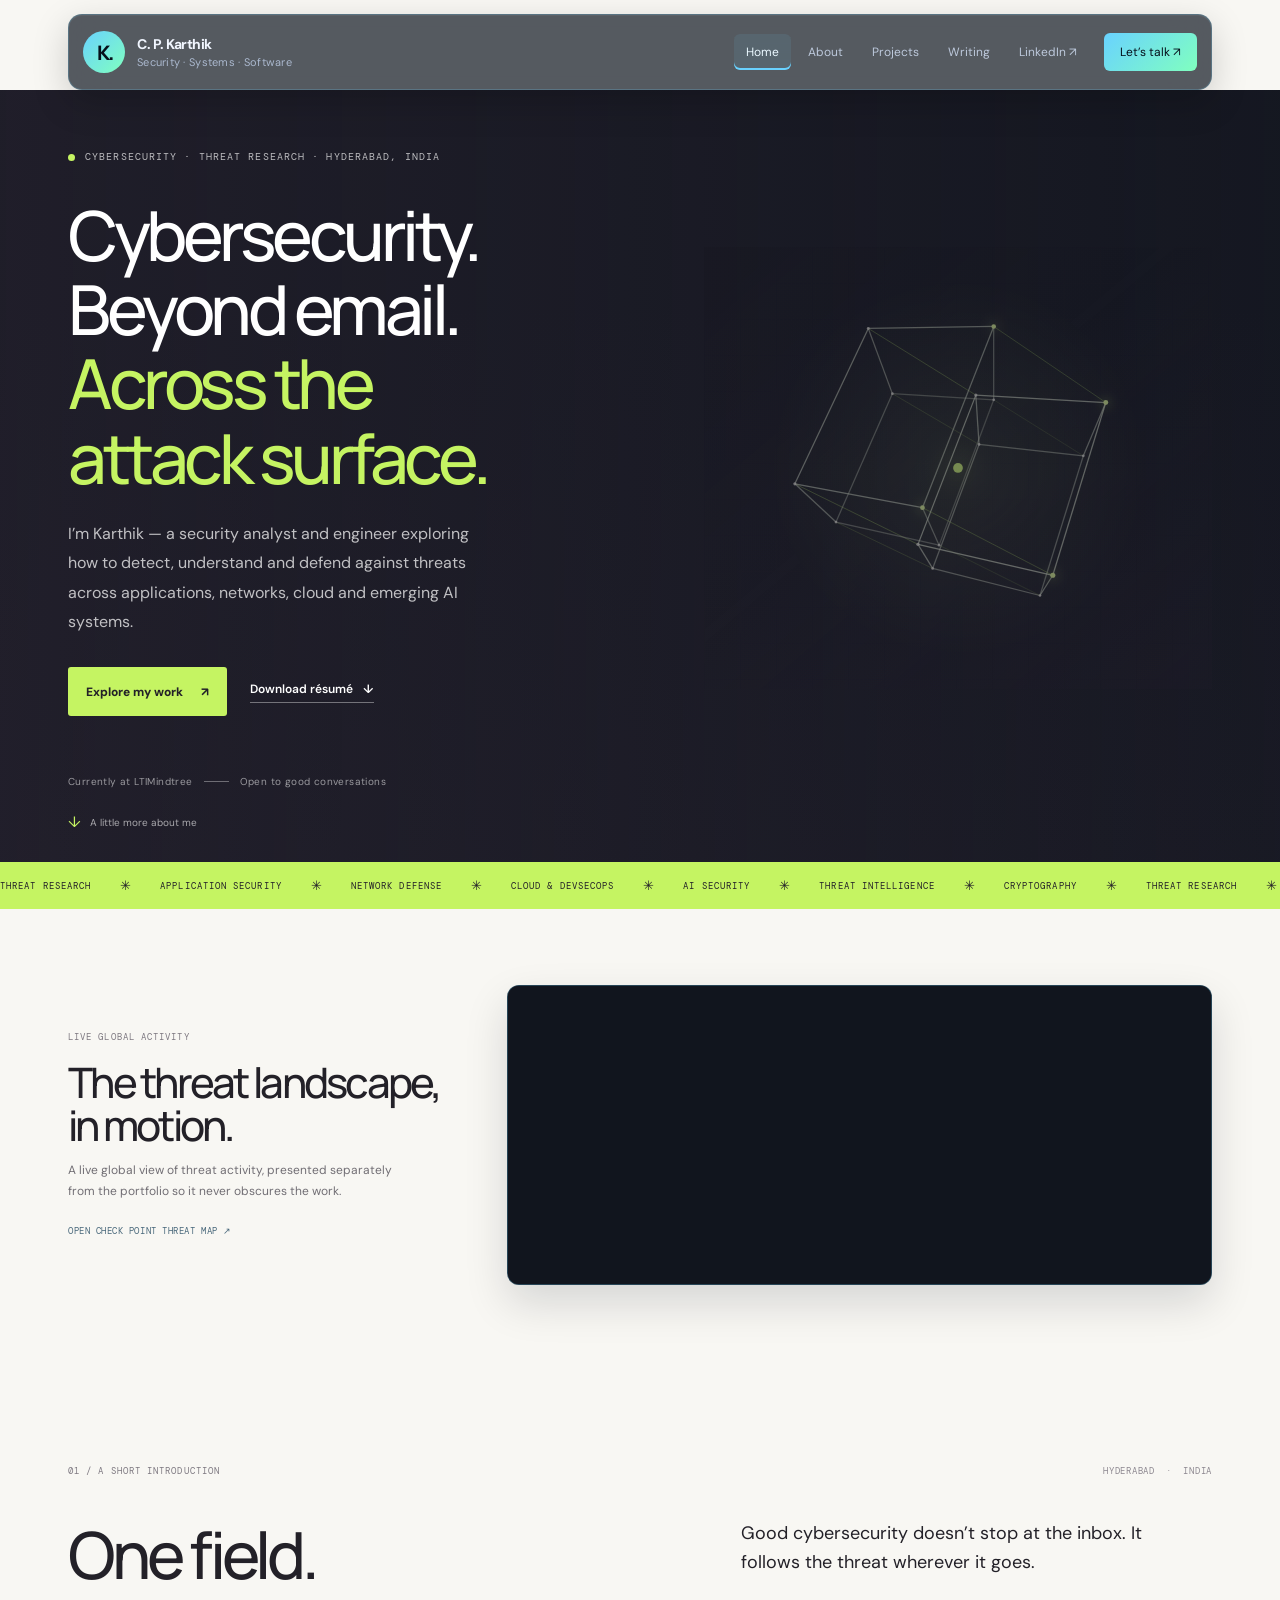
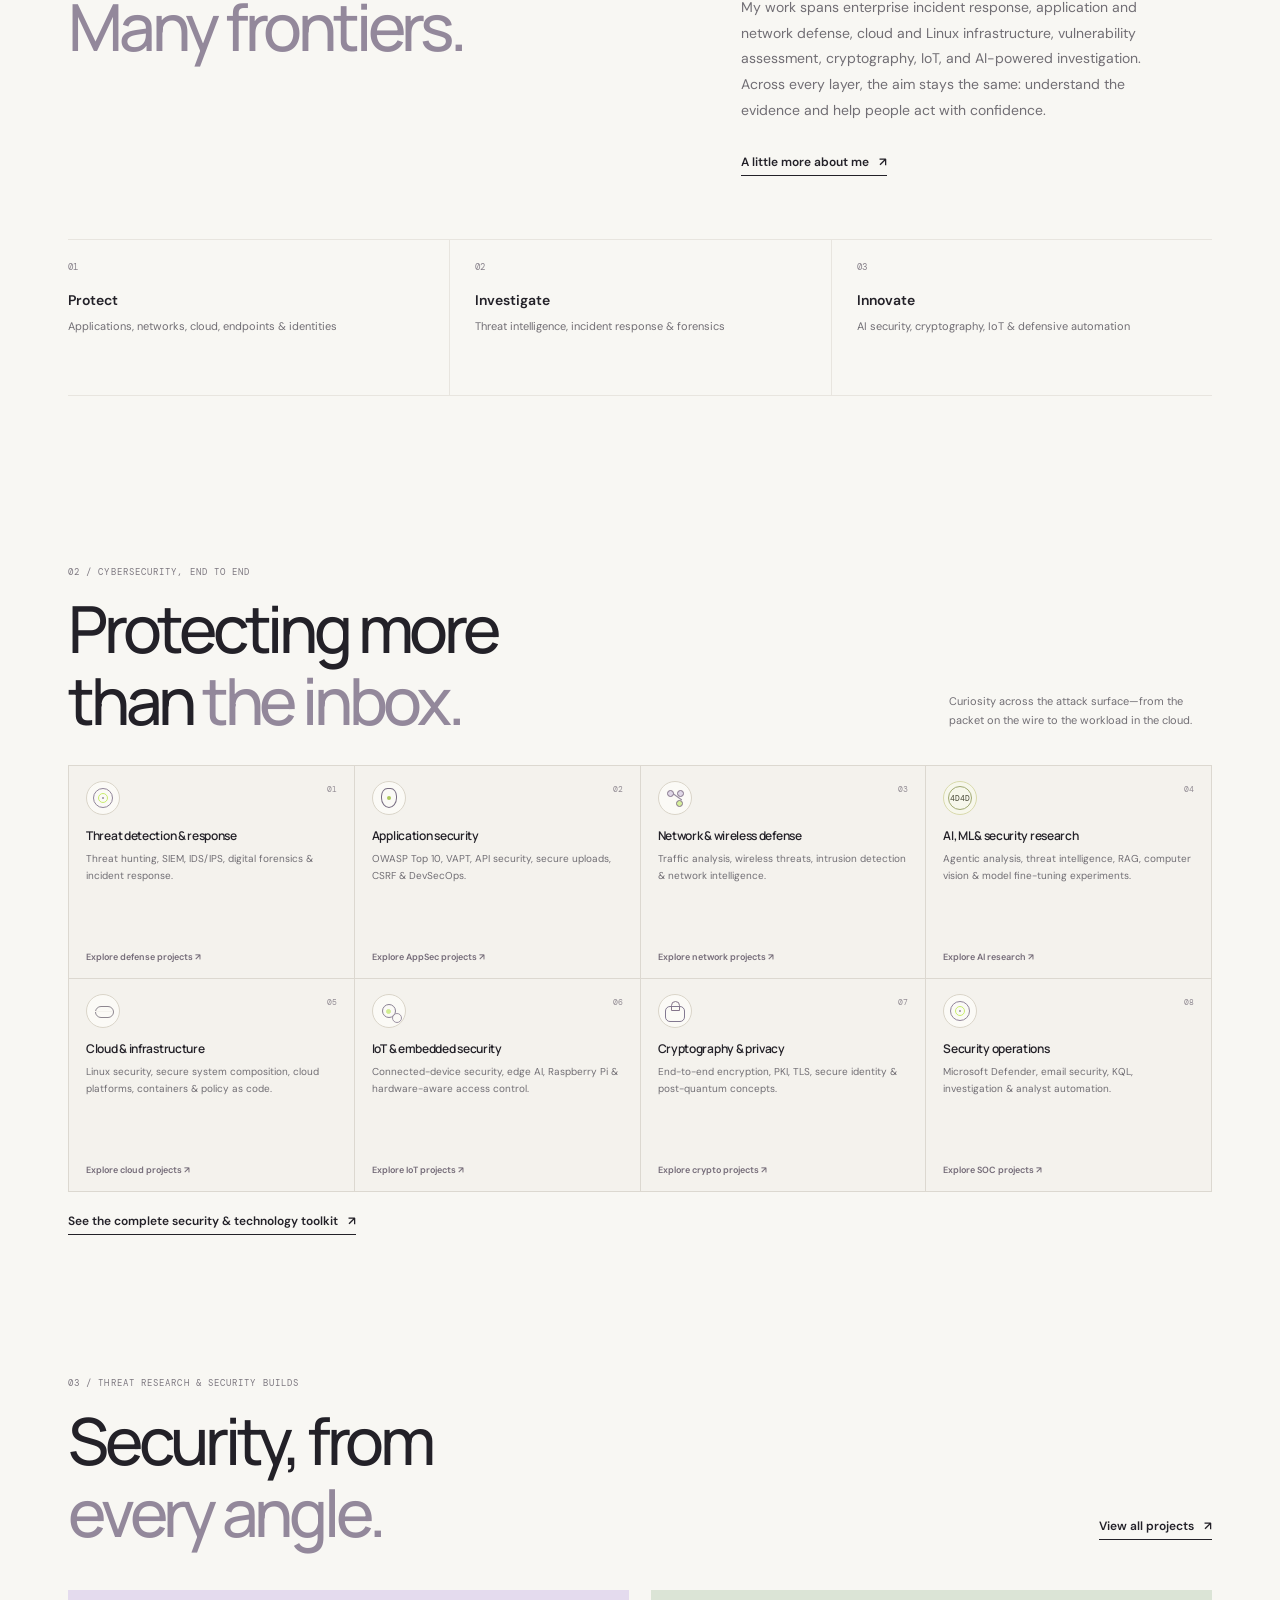
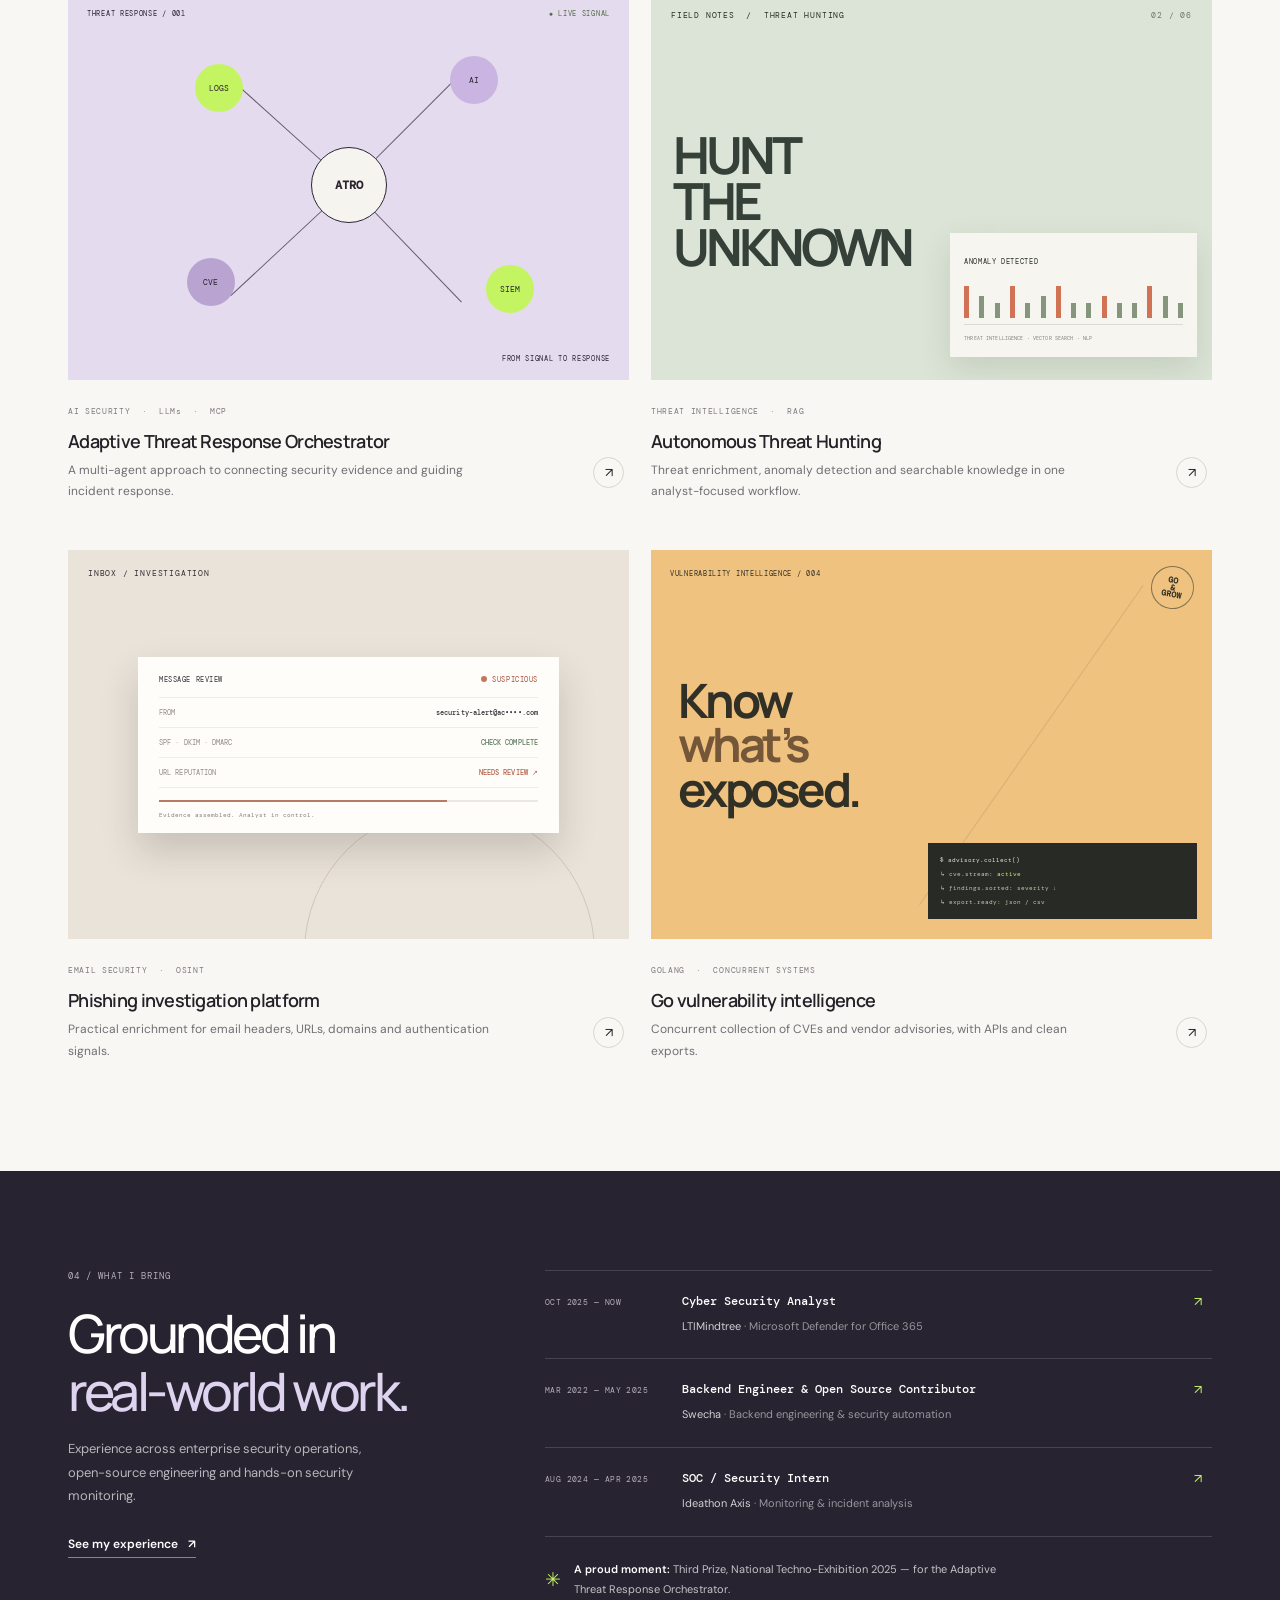
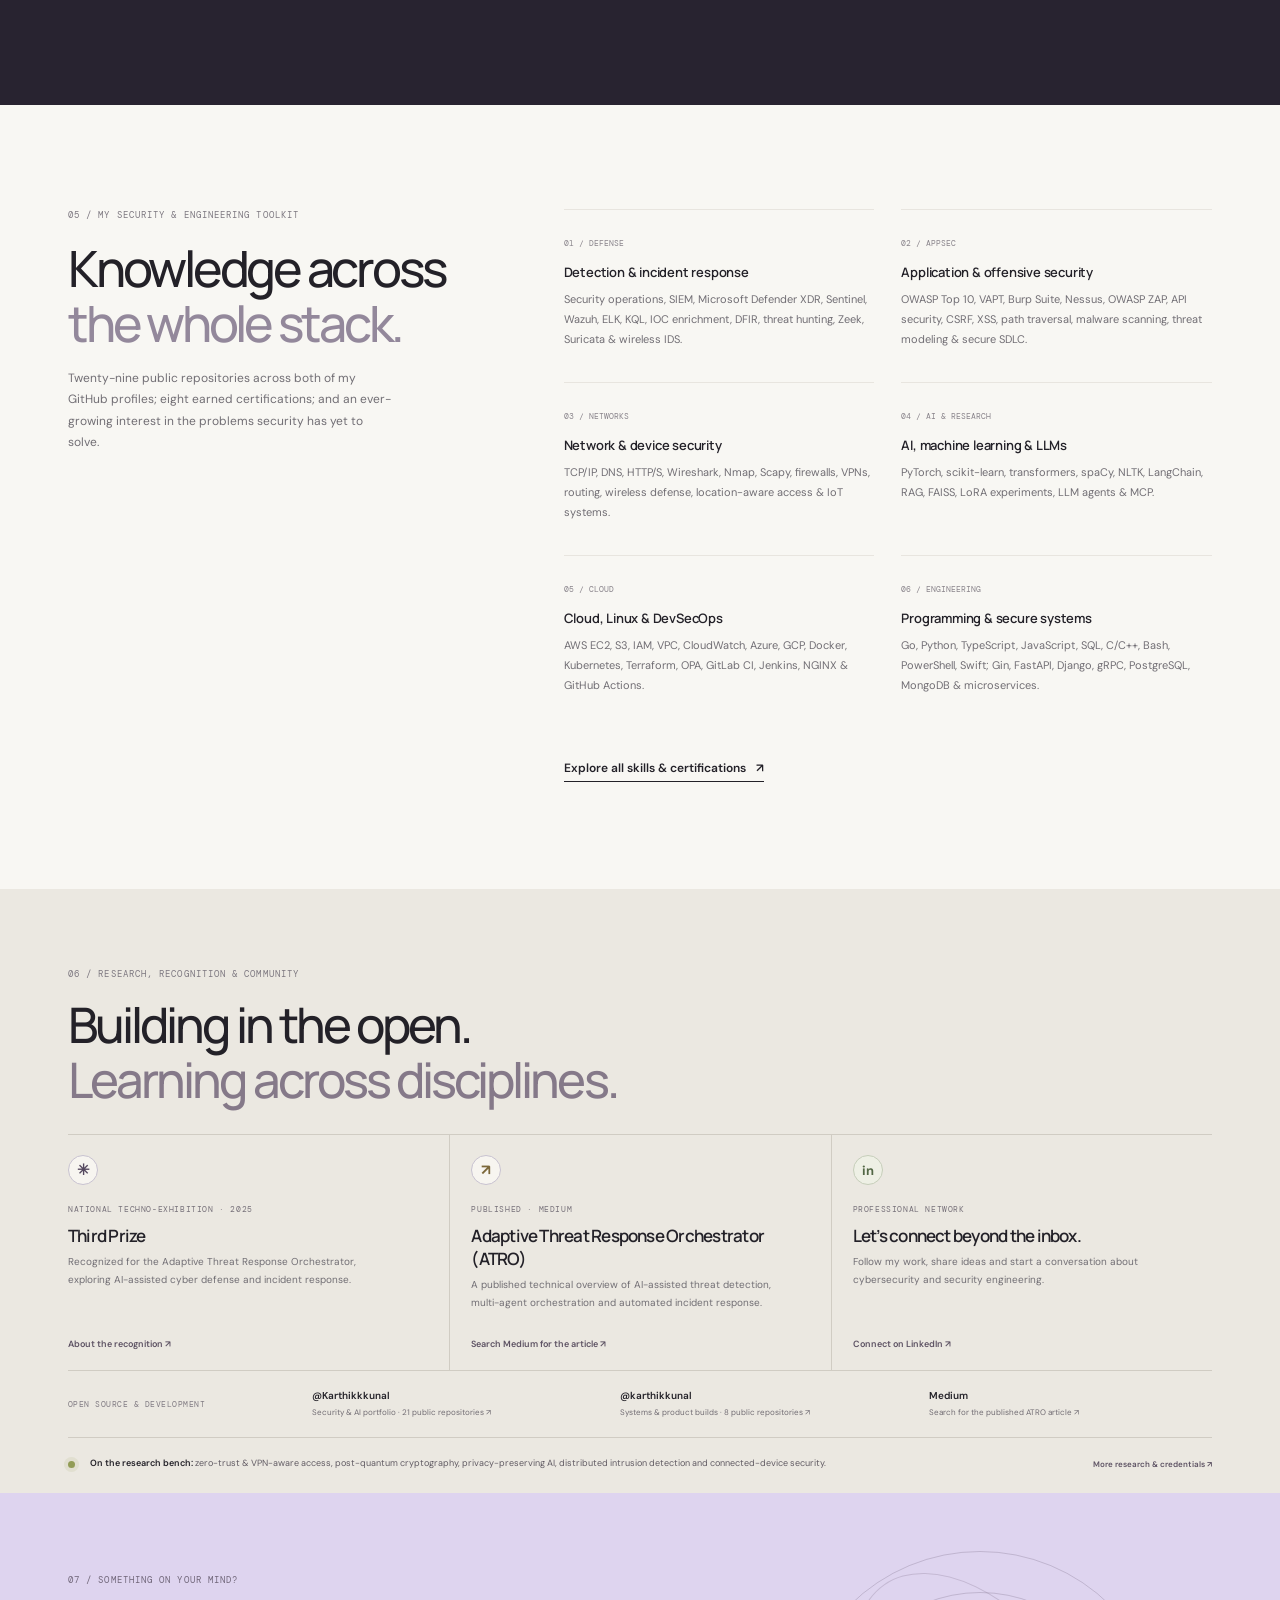
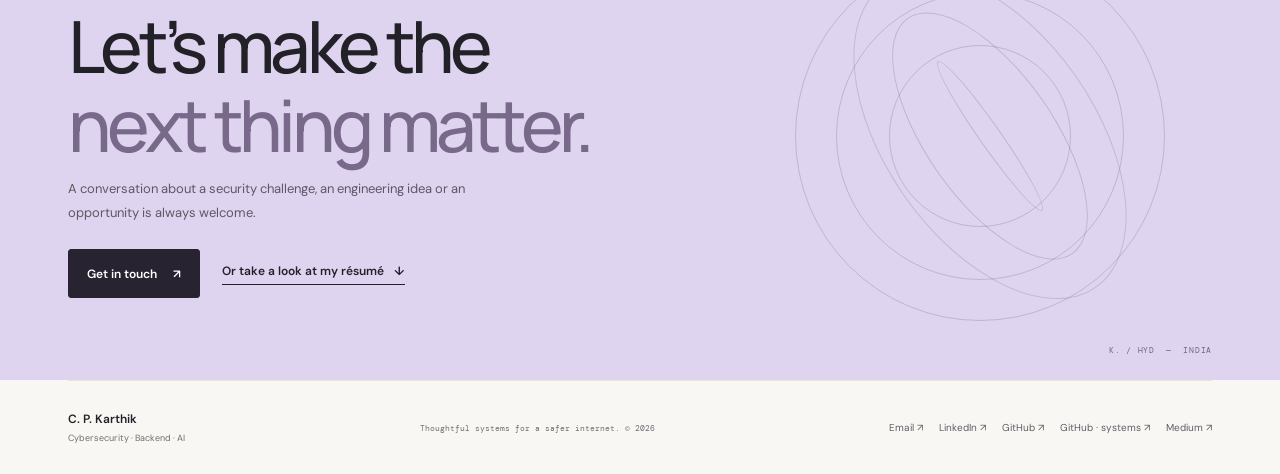
<file: index.html>
<!doctype html>
<html lang="en">
<head>
  <meta charset="utf-8" />
  <meta name="viewport" content="width=device-width, initial-scale=1" />
  <meta name="description" content="C. P. Karthik is a cybersecurity engineer exploring threat research, network defense, application security, AI, cloud, cryptography and secure software." />
  <meta name="author" content="C. P. Karthik" />
  <meta name="theme-color" content="#f8f7f3" />
  <meta property="og:title" content="C. P. Karthik — Cybersecurity, built thoughtfully." />
  <meta property="og:description" content="Explore a multidisciplinary cybersecurity portfolio spanning threat research, network defense, AppSec, AI security, infrastructure and secure engineering." />
  <meta property="og:type" content="website" />
  <title>C. P. Karthik — Cybersecurity, built thoughtfully.</title>
  <link rel="preconnect" href="https://fonts.googleapis.com" />
  <link rel="preconnect" href="https://fonts.gstatic.com" crossorigin />
  <link href="https://fonts.googleapis.com/css2?family=DM+Mono:wght@400;500&family=DM+Sans:wght@400;500;600;700;800&family=Manrope:wght@400;500;600;700;800&display=swap" rel="stylesheet" />
  <link rel="stylesheet" href="assets/styles.css" />
  <link rel="stylesheet" href="assets/portfolio.css" />
</head>
<body class="home-page">
  <a class="skip-link" href="#main">Skip to content</a>
  <header class="site-header">
    <a class="identity" href="index.html" aria-label="C. P. Karthik, home">
      <span class="identity-mark">K.</span>
      <span class="identity-copy"><strong>C. P. Karthik</strong><small>Security · Systems · Software</small></span>
    </a>
    <button class="menu-btn" id="menuBtn" aria-expanded="false" aria-controls="navLinks" aria-label="Open navigation">Menu <span aria-hidden="true">+</span></button>
    <nav class="nav-links" id="navLinks" aria-label="Main navigation">
      <a class="active" href="index.html" aria-current="page">Home</a>
      <a href="pages/about.html">About</a>
      <a href="pages/projects.html">Projects</a>
      <a href="pages/writing.html">Writing</a>
      <a href="https://www.linkedin.com/in/c-p-karthik-9128b9252/" target="_blank" rel="noreferrer">LinkedIn ↗</a>
      <a class="nav-contact" href="pages/contact.html">Let’s talk <span aria-hidden="true">↗</span></a>
    </nav>
  </header>

  <main id="main">
    <section class="hero">
      <div class="hero-inner">
        <div class="hero-copy">
          <p class="eyebrow"><span class="availability-dot"></span> Cybersecurity · Threat research · Hyderabad, India</p>
          <h1>Cybersecurity.<br />Beyond email.<br /><span>Across the<br />attack surface.</span></h1>
          <p class="hero-text">I’m Karthik — a security analyst and engineer exploring how to detect, understand and defend against threats across applications, networks, cloud and emerging AI systems.</p>
          <div class="hero-actions">
            <a class="btn primary" href="pages/projects.html">Explore my work <span aria-hidden="true">↗</span></a>
            <a class="text-link hero-resume" href="assets/karthik-cp-karthik-resume.pdf" download>Download résumé <span aria-hidden="true">↓</span></a>
          </div>
          <div class="hero-footnote"><span>Currently at LTIMindtree</span><span class="hero-footnote-divider" aria-hidden="true"></span><span>Open to good conversations</span></div>
        </div>
        <div class="hero-visual">
          <div class="hero-art" role="img" aria-label="Interactive, animated four-dimensional security signal projection">
            <div class="art-grid" aria-hidden="true"></div>
            <canvas class="security-canvas" aria-hidden="true"></canvas>
          </div>
        </div>
        <a class="scroll-cue" href="#intro" aria-label="Scroll to introduction"><span aria-hidden="true">↓</span> A little more about me</a>
      </div>
    </section>

    <div class="ticker" aria-label="Focus areas">
      <div class="ticker-track" aria-hidden="true">
        <span>THREAT RESEARCH</span><i>✳</i><span>APPLICATION SECURITY</span><i>✳</i><span>NETWORK DEFENSE</span><i>✳</i><span>CLOUD &amp; DEVSECOPS</span><i>✳</i><span>AI SECURITY</span><i>✳</i><span>THREAT INTELLIGENCE</span><i>✳</i><span>CRYPTOGRAPHY</span><i>✳</i><span>THREAT RESEARCH</span><i>✳</i><span>APPLICATION SECURITY</span><i>✳</i><span>NETWORK DEFENSE</span><i>✳</i><span>CLOUD &amp; DEVSECOPS</span><i>✳</i><span>AI SECURITY</span><i>✳</i><span>THREAT INTELLIGENCE</span><i>✳</i><span>CRYPTOGRAPHY</span><i>✳</i>
      </div>
    </div>

    <section class="section threat-monitor-section" aria-labelledby="threat-monitor-title">
      <div class="threat-monitor-copy">
        <span class="section-number">LIVE GLOBAL ACTIVITY</span>
        <h2 id="threat-monitor-title">The threat landscape, in motion.</h2>
        <p>A live global view of threat activity, presented separately from the portfolio so it never obscures the work.</p>
        <a href="https://threatmap.checkpoint.com/" target="_blank" rel="noreferrer">OPEN CHECK POINT THREAT MAP ↗</a>
      </div>
      <div class="threat-monitor-frame">
        <iframe src="https://threatmap.checkpoint.com/" title="Live global cyber threat map by Check Point" loading="lazy" referrerpolicy="no-referrer"></iframe>
      </div>
    </section>

    <section class="section intro-section" id="intro">
      <div class="intro-label"><span class="section-number">01 / A SHORT INTRODUCTION</span><span class="intro-coordinate">HYDERABAD&nbsp; · &nbsp;INDIA</span></div>
      <div class="intro-layout">
        <h2>One field.<br /><span>Many frontiers.</span></h2>
        <div class="intro-copy">
          <p class="intro-lede">Good cybersecurity doesn’t stop at the inbox. It follows the threat wherever it goes.</p>
          <p>My work spans enterprise incident response, application and network defense, cloud and Linux infrastructure, vulnerability assessment, cryptography, IoT, and AI-powered investigation. Across every layer, the aim stays the same: understand the evidence and help people act with confidence.</p>
          <a class="text-link" href="pages/about.html">A little more about me <span aria-hidden="true">↗</span></a>
        </div>
      </div>
      <div class="expertise-strip">
        <div><span class="expertise-number">01</span><strong>Protect</strong><p>Applications, networks, cloud, endpoints &amp; identities</p></div>
        <div><span class="expertise-number">02</span><strong>Investigate</strong><p>Threat intelligence, incident response &amp; forensics</p></div>
        <div><span class="expertise-number">03</span><strong>Innovate</strong><p>AI security, cryptography, IoT &amp; defensive automation</p></div>
      </div>
    </section>

    <section class="section disciplines-section" id="security">
      <div class="section-heading">
        <div><span class="section-number">02 / CYBERSECURITY, END TO END</span><h2>Protecting more<br />than <span>the inbox.</span></h2></div>
        <p class="disciplines-intro">Curiosity across the attack surface—from the packet on the wire to the workload in the cloud.</p>
      </div>
      <div class="discipline-grid">
        <a class="discipline-card" href="pages/projects.html?category=defense#project-browser"><span class="discipline-index">01</span><span class="discipline-icon icon-radar" aria-hidden="true"><i></i><i></i></span><h3>Threat detection &amp; response</h3><p>Threat hunting, SIEM, IDS/IPS, digital forensics &amp; incident response.</p><span class="discipline-link">Explore defense projects ↗</span></a>
        <a class="discipline-card" href="pages/projects.html?category=appsec#project-browser"><span class="discipline-index">02</span><span class="discipline-icon icon-shield" aria-hidden="true"><i></i></span><h3>Application security</h3><p>OWASP Top 10, VAPT, API security, secure uploads, CSRF &amp; DevSecOps.</p><span class="discipline-link">Explore AppSec projects ↗</span></a>
        <a class="discipline-card" href="pages/projects.html?category=network-defense#project-browser"><span class="discipline-index">03</span><span class="discipline-icon icon-network" aria-hidden="true"><i></i><i></i><i></i></span><h3>Network &amp; wireless defense</h3><p>Traffic analysis, wireless threats, intrusion detection &amp; network intelligence.</p><span class="discipline-link">Explore network projects ↗</span></a>
        <a class="discipline-card" href="pages/projects.html?category=ai-security#project-browser"><span class="discipline-index">04</span><span class="discipline-icon icon-ai" aria-hidden="true"><i>4D</i></span><h3>AI, ML &amp; security research</h3><p>Agentic analysis, threat intelligence, RAG, computer vision &amp; model fine-tuning experiments.</p><span class="discipline-link">Explore AI research ↗</span></a>
        <a class="discipline-card" href="pages/projects.html?category=cloud#project-browser"><span class="discipline-index">05</span><span class="discipline-icon icon-cloud" aria-hidden="true"><i></i></span><h3>Cloud &amp; infrastructure</h3><p>Linux security, secure system composition, cloud platforms, containers &amp; policy as code.</p><span class="discipline-link">Explore cloud projects ↗</span></a>
        <a class="discipline-card" href="pages/projects.html?category=iot#project-browser"><span class="discipline-index">06</span><span class="discipline-icon icon-iot" aria-hidden="true"><i></i></span><h3>IoT &amp; embedded security</h3><p>Connected-device security, edge AI, Raspberry Pi &amp; hardware-aware access control.</p><span class="discipline-link">Explore IoT projects ↗</span></a>
        <a class="discipline-card" href="pages/projects.html?category=cryptography#project-browser"><span class="discipline-index">07</span><span class="discipline-icon icon-crypto" aria-hidden="true"><i></i></span><h3>Cryptography &amp; privacy</h3><p>End-to-end encryption, PKI, TLS, secure identity &amp; post-quantum concepts.</p><span class="discipline-link">Explore crypto projects ↗</span></a>
        <a class="discipline-card" href="pages/projects.html?category=security-operations#project-browser"><span class="discipline-index">08</span><span class="discipline-icon icon-radar" aria-hidden="true"><i></i><i></i></span><h3>Security operations</h3><p>Microsoft Defender, email security, KQL, investigation &amp; analyst automation.</p><span class="discipline-link">Explore SOC projects ↗</span></a>
      </div>
      <a class="text-link disciplines-more" href="pages/about.html#skills">See the complete security &amp; technology toolkit <span aria-hidden="true">↗</span></a>
    </section>

    <section class="section work-section">
      <div class="section-heading">
        <div><span class="section-number">03 / THREAT RESEARCH &amp; SECURITY BUILDS</span><h2>Security, from<br /><span>every angle.</span></h2></div>
        <a class="text-link" href="pages/projects.html">View all projects <span aria-hidden="true">↗</span></a>
      </div>
      <div class="projects-grid">
        <a class="project-card project-card-atro" href="pages/projects.html#atro">
          <div class="project-visual atro-visual" aria-hidden="true">
            <div class="visual-topline"><span>THREAT RESPONSE / 001</span><span>● LIVE SIGNAL</span></div>
            <div class="atro-map"><span class="map-node map-node-a">LOGS</span><span class="map-node map-node-b">AI</span><span class="map-node map-node-c">SIEM</span><span class="map-node map-node-d">CVE</span><span class="map-core">ATRO</span><span class="map-line line-a"></span><span class="map-line line-b"></span><span class="map-line line-c"></span><span class="map-line line-d"></span></div>
            <span class="visual-caption">FROM SIGNAL TO RESPONSE</span>
          </div>
          <div class="project-info"><span class="project-category">AI SECURITY&nbsp; · &nbsp;LLMs&nbsp; · &nbsp;MCP</span><h3>Adaptive Threat Response Orchestrator</h3><p>A multi-agent approach to connecting security evidence and guiding incident response.</p><span class="card-arrow" aria-hidden="true">↗</span></div>
        </a>
        <a class="project-card project-card-hunt" href="pages/projects.html#threat-hunting">
          <div class="project-visual hunt-visual" aria-hidden="true">
            <span class="hunt-tag">FIELD NOTES&nbsp; / &nbsp;THREAT HUNTING</span><span class="hunt-watermark">HUNT<br />THE<br />UNKNOWN</span><div class="hunt-window"><span>ANOMALY DETECTED</span><div class="hunt-chart"><i></i><i></i><i></i><i></i><i></i><i></i><i></i><i></i><i></i><i></i><i></i><i></i><i></i><i></i><i></i></div><small>THREAT INTELLIGENCE · VECTOR SEARCH · NLP</small></div><span class="hunt-index">02 / 06</span>
          </div>
          <div class="project-info"><span class="project-category">THREAT INTELLIGENCE&nbsp; · &nbsp;RAG</span><h3>Autonomous Threat Hunting</h3><p>Threat enrichment, anomaly detection and searchable knowledge in one analyst-focused workflow.</p><span class="card-arrow" aria-hidden="true">↗</span></div>
        </a>
        <a class="project-card project-card-mail" href="pages/projects.html#gomail-ai">
          <div class="project-visual mail-visual" aria-hidden="true">
            <span class="mail-tag">INBOX / INVESTIGATION</span><div class="mail-window"><div class="mail-window-head"><span>MESSAGE REVIEW</span><span class="mail-alert">SUSPICIOUS</span></div><div class="mail-field"><span>FROM</span><strong>security-alert@ac••••.com</strong></div><div class="mail-field"><span>SPF · DKIM · DMARC</span><strong class="mail-pass">CHECK COMPLETE</strong></div><div class="mail-field"><span>URL REPUTATION</span><strong class="mail-fail">NEEDS REVIEW ↗</strong></div><div class="mail-progress"><i></i></div><div class="mail-verdict">Evidence assembled. Analyst in control.</div></div><span class="mail-orbit" aria-hidden="true"></span>
          </div>
          <div class="project-info"><span class="project-category">EMAIL SECURITY&nbsp; · &nbsp;OSINT</span><h3>Phishing investigation platform</h3><p>Practical enrichment for email headers, URLs, domains and authentication signals.</p><span class="card-arrow" aria-hidden="true">↗</span></div>
        </a>
        <a class="project-card project-card-go" href="pages/projects.html#golang-vuln">
          <div class="project-visual go-visual" aria-hidden="true">
            <div class="go-stamp">GO<br />&amp;<br />GROW</div><span class="go-tag">VULNERABILITY INTELLIGENCE / 004</span><span class="go-word">Know<br /><span>what’s</span><br />exposed.</span><div class="go-terminal"><span>$ advisory.collect()</span><span>↳ cve.stream: <b>active</b></span><span>↳ findings.sorted: severity ↓</span><span>↳ export.ready: json / csv</span></div><span class="go-shape" aria-hidden="true"></span>
          </div>
          <div class="project-info"><span class="project-category">GOLANG&nbsp; · &nbsp;CONCURRENT SYSTEMS</span><h3>Go vulnerability intelligence</h3><p>Concurrent collection of CVEs and vendor advisories, with APIs and clean exports.</p><span class="card-arrow" aria-hidden="true">↗</span></div>
        </a>
      </div>
    </section>

    <section class="experience-section">
      <div class="experience-inner">
        <div class="experience-intro"><span class="section-number">04 / WHAT I BRING</span><h2>Grounded in<br /><span>real-world work.</span></h2><p>Experience across enterprise security operations, open-source engineering and hands-on security monitoring.</p><a class="text-link light-link" href="pages/about.html#experience">See my experience <span aria-hidden="true">↗</span></a></div>
        <div class="experience-list">
          <article class="experience-row"><span class="experience-date">OCT 2025 — NOW</span><div><h3>Cyber Security Analyst</h3><p>LTIMindtree <span>· Microsoft Defender for Office 365</span></p></div><span class="experience-arrow" aria-hidden="true">↗</span></article>
          <article class="experience-row"><span class="experience-date">MAR 2022 — MAY 2025</span><div><h3>Backend Engineer &amp; Open Source Contributor</h3><p>Swecha <span>· Backend engineering &amp; security automation</span></p></div><span class="experience-arrow" aria-hidden="true">↗</span></article>
          <article class="experience-row"><span class="experience-date">AUG 2024 — APR 2025</span><div><h3>SOC / Security Intern</h3><p>Ideathon Axis <span>· Monitoring &amp; incident analysis</span></p></div><span class="experience-arrow" aria-hidden="true">↗</span></article>
          <div class="recognition-row"><span class="recognition-mark">✳</span><p><strong>A proud moment:</strong> Third Prize, National Techno-Exhibition 2025 — for the Adaptive Threat Response Orchestrator.</p></div>
        </div>
      </div>
    </section>

    <section class="section toolkit-section" id="toolkit">
      <div class="toolkit-heading"><span class="section-number">05 / MY SECURITY &amp; ENGINEERING TOOLKIT</span><h2>Knowledge across<br /><span>the whole stack.</span></h2><p>Twenty-nine public repositories across both of my GitHub profiles; eight earned certifications; and an ever-growing interest in the problems security has yet to solve.</p></div>
      <div class="toolkit-grid">
        <div><span class="toolkit-index">01 / DEFENSE</span><h3>Detection &amp; incident response</h3><p>Security operations, SIEM, Microsoft Defender XDR, Sentinel, Wazuh, ELK, KQL, IOC enrichment, DFIR, threat hunting, Zeek, Suricata &amp; wireless IDS.</p></div>
        <div><span class="toolkit-index">02 / APPSEC</span><h3>Application &amp; offensive security</h3><p>OWASP Top 10, VAPT, Burp Suite, Nessus, OWASP ZAP, API security, CSRF, XSS, path traversal, malware scanning, threat modeling &amp; secure SDLC.</p></div>
        <div><span class="toolkit-index">03 / NETWORKS</span><h3>Network &amp; device security</h3><p>TCP/IP, DNS, HTTP/S, Wireshark, Nmap, Scapy, firewalls, VPNs, routing, wireless defense, location-aware access &amp; IoT systems.</p></div>
        <div><span class="toolkit-index">04 / AI &amp; RESEARCH</span><h3>AI, machine learning &amp; LLMs</h3><p>PyTorch, scikit-learn, transformers, spaCy, NLTK, LangChain, RAG, FAISS, LoRA experiments, LLM agents &amp; MCP.</p></div>
        <div><span class="toolkit-index">05 / CLOUD</span><h3>Cloud, Linux &amp; DevSecOps</h3><p>AWS EC2, S3, IAM, VPC, CloudWatch, Azure, GCP, Docker, Kubernetes, Terraform, OPA, GitLab CI, Jenkins, NGINX &amp; GitHub Actions.</p></div>
        <div><span class="toolkit-index">06 / ENGINEERING</span><h3>Programming &amp; secure systems</h3><p>Go, Python, TypeScript, JavaScript, SQL, C/C++, Bash, PowerShell, Swift; Gin, FastAPI, Django, gRPC, PostgreSQL, MongoDB &amp; microservices.</p></div>
      </div>
      <a class="text-link toolkit-link" href="pages/about.html#skills">Explore all skills &amp; certifications <span aria-hidden="true">↗</span></a>
    </section>

    <section class="recognition-section" id="recognition">
      <div class="recognition-heading"><span class="section-number">06 / RESEARCH, RECOGNITION &amp; COMMUNITY</span><h2>Building in the open.<br /><span>Learning across disciplines.</span></h2></div>
      <div class="recognition-grid">
        <article class="recognition-card recognition-award"><span class="recognition-symbol">✳</span><span class="recognition-label">NATIONAL TECHNO-EXHIBITION · 2025</span><h3>Third Prize</h3><p>Recognized for the Adaptive Threat Response Orchestrator, exploring AI-assisted cyber defense and incident response.</p><a href="pages/about.html#recognition">About the recognition ↗</a></article>
        <article class="recognition-card recognition-paper"><span class="recognition-symbol">↗</span><span class="recognition-label">PUBLISHED · MEDIUM</span><h3>Adaptive Threat Response Orchestrator (ATRO)</h3><p>A published technical overview of AI-assisted threat detection, multi-agent orchestration and automated incident response.</p><a href="https://medium.com/search?q=Adaptive%20Threat%20Response%20Orchestrator" target="_blank" rel="noreferrer">Search Medium for the article ↗</a></article>
        <article class="recognition-card recognition-network"><span class="recognition-symbol">in</span><span class="recognition-label">PROFESSIONAL NETWORK</span><h3>Let’s connect beyond the inbox.</h3><p>Follow my work, share ideas and start a conversation about cybersecurity and security engineering.</p><a href="https://www.linkedin.com/in/c-p-karthik-9128b9252/" target="_blank" rel="noreferrer">Connect on LinkedIn ↗</a></article>
      </div>
      <div class="social-band">
        <span class="social-band-label">OPEN SOURCE &amp; DEVELOPMENT</span>
        <a href="https://github.com/Karthikkkunal" target="_blank" rel="noreferrer"><span>@Karthikkkunal</span><small>Security &amp; AI portfolio · 21 public repositories ↗</small></a>
        <a href="https://github.com/karthikkunal" target="_blank" rel="noreferrer"><span>@karthikkunal</span><small>Systems &amp; product builds · 8 public repositories ↗</small></a>
        <a href="https://medium.com/search?q=Adaptive%20Threat%20Response%20Orchestrator" target="_blank" rel="noreferrer"><span>Medium</span><small>Search for the published ATRO article ↗</small></a>
      </div>
      <div class="research-strip"><span class="research-beacon" aria-hidden="true"></span><p><strong>On the research bench:</strong> zero-trust &amp; VPN-aware access, post-quantum cryptography, privacy-preserving AI, distributed intrusion detection and connected-device security.</p><a href="pages/about.html#research">More research &amp; credentials ↗</a></div>
    </section>

    <section class="closing-section">
      <span class="closing-orbit closing-orbit-one" aria-hidden="true"></span><span class="closing-orbit closing-orbit-two" aria-hidden="true"></span>
      <div class="closing-content"><span class="section-number">07 / SOMETHING ON YOUR MIND?</span><h2>Let’s make the<br /><span>next thing matter.</span></h2><p>A conversation about a security challenge, an engineering idea or an opportunity is always welcome.</p><div class="closing-actions"><a class="btn closing-btn" href="pages/contact.html">Get in touch <span aria-hidden="true">↗</span></a><a class="text-link closing-link" href="assets/karthik-cp-karthik-resume.pdf" download>Or take a look at my résumé <span aria-hidden="true">↓</span></a></div></div>
      <span class="closing-signature" aria-hidden="true">K. / HYD&nbsp; — &nbsp;INDIA</span>
    </section>
  </main>

  <footer class="footer">
    <a class="footer-name" href="index.html">C. P. Karthik <span>Cybersecurity · Backend · AI</span></a>
    <span class="footer-note">Thoughtful systems for a safer internet. <span aria-hidden="true">©</span> <span class="current-year">2026</span></span>
    <div class="footer-links">
      <a href="mailto:karthikkunal1122002@gmail.com">Email ↗</a>
      <a href="https://www.linkedin.com/in/c-p-karthik-9128b9252/" target="_blank" rel="noreferrer">LinkedIn ↗</a>
      <a href="https://github.com/karthikkkunal" target="_blank" rel="noreferrer">GitHub ↗</a>
      <a href="https://github.com/karthikkunal" target="_blank" rel="noreferrer">GitHub · systems ↗</a>
      <a href="https://medium.com/search?q=Adaptive%20Threat%20Response%20Orchestrator" target="_blank" rel="noreferrer">Medium ↗</a>
    </div>
  </footer>
  <script src="assets/script.js"></script>
</body>
</html>
</file>
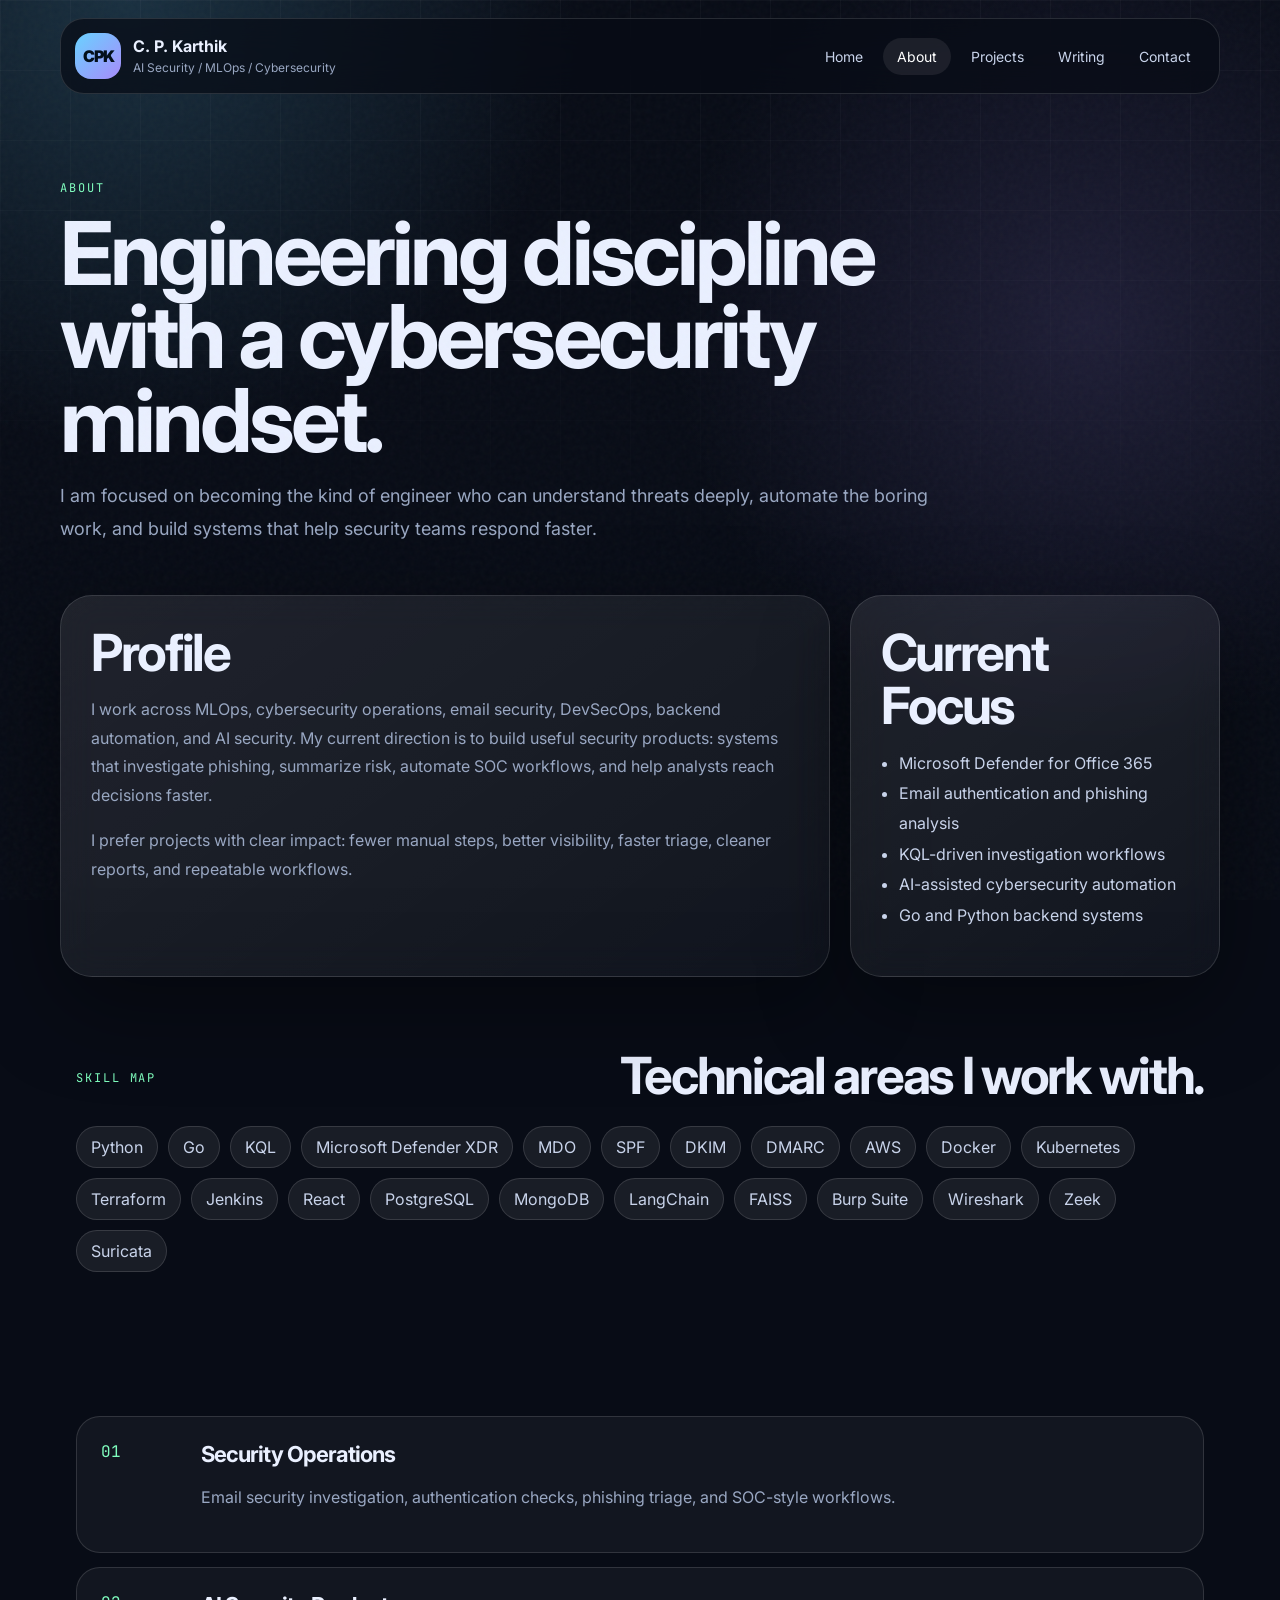
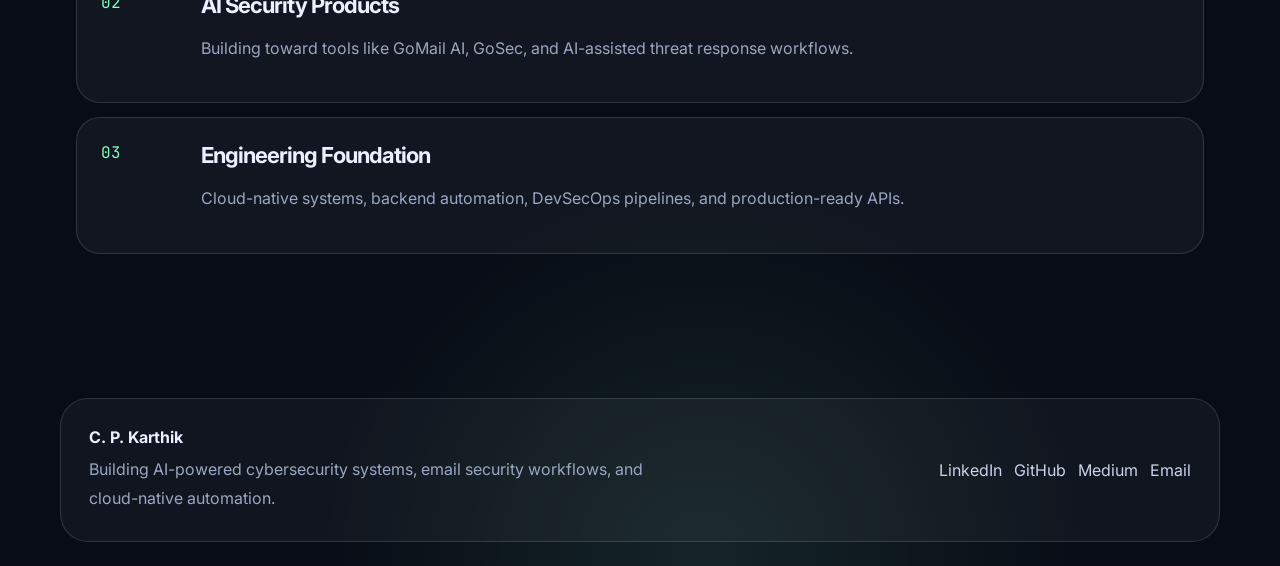
<file: about.html>
<!DOCTYPE html>
<html lang="en">
<head>
  <meta charset="UTF-8" />
  <meta name="viewport" content="width=device-width, initial-scale=1.0" />
  <meta name="description" content="About C. P. Karthik: MLOps Engineer, Cybersecurity Analyst, AI Security Builder." />
  <meta name="author" content="C. P. Karthik" />
  <meta name="theme-color" content="#0b1020" />
  <meta property="og:title" content="About | C. P. Karthik" />
  <meta property="og:description" content="About C. P. Karthik: MLOps Engineer, Cybersecurity Analyst, AI Security Builder." />
  <meta property="og:type" content="website" />
  <title>About | C. P. Karthik</title>
  <link rel="preconnect" href="https://fonts.googleapis.com" />
  <link rel="preconnect" href="https://fonts.gstatic.com" crossorigin />
  <link href="https://fonts.googleapis.com/css2?family=Inter:wght@400;500;600;700;800&family=JetBrains+Mono:wght@400;600&display=swap" rel="stylesheet" />
  <link rel="stylesheet" href="../assets/styles.css" />
</head>
<body>
<div class="page-noise"></div>

<header class="site-header">
  <a class="identity" href="../index.html" aria-label="C. P. Karthik home">
    <span class="identity-mark">CPK</span>
    <span>
      <strong>C. P. Karthik</strong>
      <small>AI Security / MLOps / Cybersecurity</small>
    </span>
  </a>
  <button class="menu-btn" id="menuBtn" aria-label="Open navigation">Menu</button>
  <nav class="nav-links" id="navLinks">
    <a class="" href="../index.html">Home</a>
<a class="active" href="about.html">About</a>
<a class="" href="projects.html">Projects</a>
<a class="" href="writing.html">Writing</a>
<a class="" href="contact.html">Contact</a>
  </nav>
</header>

<main class="subpage">
  <section class="page-title">
    <p class="section-tag">About</p>
    <h1>Engineering discipline with a cybersecurity mindset.</h1>
    <p>I am focused on becoming the kind of engineer who can understand threats deeply, automate the boring work, and build systems that help security teams respond faster.</p>
  </section>

  <section class="content-grid">
    <article class="content-card large">
      <h2>Profile</h2>
      <p>I work across MLOps, cybersecurity operations, email security, DevSecOps, backend automation, and AI security. My current direction is to build useful security products: systems that investigate phishing, summarize risk, automate SOC workflows, and help analysts reach decisions faster.</p>
      <p>I prefer projects with clear impact: fewer manual steps, better visibility, faster triage, cleaner reports, and repeatable workflows.</p>
    </article>
    <aside class="content-card">
      <h2>Current Focus</h2>
      <ul class="clean-list">
        <li>Microsoft Defender for Office 365</li>
        <li>Email authentication and phishing analysis</li>
        <li>KQL-driven investigation workflows</li>
        <li>AI-assisted cybersecurity automation</li>
        <li>Go and Python backend systems</li>
      </ul>
    </aside>
  </section>

  <section class="section">
    <div class="section-head">
      <p class="section-tag">Skill map</p>
      <h2>Technical areas I work with.</h2>
    </div>
    <div class="skill-cloud">
      <span>Python</span><span>Go</span><span>KQL</span><span>Microsoft Defender XDR</span><span>MDO</span><span>SPF</span><span>DKIM</span><span>DMARC</span><span>AWS</span><span>Docker</span><span>Kubernetes</span><span>Terraform</span><span>Jenkins</span><span>React</span><span>PostgreSQL</span><span>MongoDB</span><span>LangChain</span><span>FAISS</span><span>Burp Suite</span><span>Wireshark</span><span>Zeek</span><span>Suricata</span>
    </div>
  </section>

  <section class="section timeline">
    <div class="timeline-item">
      <span>01</span>
      <div>
        <h3>Security Operations</h3>
        <p>Email security investigation, authentication checks, phishing triage, and SOC-style workflows.</p>
      </div>
    </div>
    <div class="timeline-item">
      <span>02</span>
      <div>
        <h3>AI Security Products</h3>
        <p>Building toward tools like GoMail AI, GoSec, and AI-assisted threat response workflows.</p>
      </div>
    </div>
    <div class="timeline-item">
      <span>03</span>
      <div>
        <h3>Engineering Foundation</h3>
        <p>Cloud-native systems, backend automation, DevSecOps pipelines, and production-ready APIs.</p>
      </div>
    </div>
  </section>
</main>

<footer class="footer">
  <div>
    <strong>C. P. Karthik</strong>
    <p>Building AI-powered cybersecurity systems, email security workflows, and cloud-native automation.</p>
  </div>
  <div class="footer-links">
    <a href="https://www.linkedin.com/in/c-p-karthik-9128b9252/" target="_blank" rel="noreferrer">LinkedIn</a>
    <a href="https://github.com/karthikkkunal" target="_blank" rel="noreferrer">GitHub</a>
    <a href="https://medium.com/me/stories?tab=posts-published" target="_blank" rel="noreferrer">Medium</a>
    <a href="mailto:karthikkunal1122002@gmail.com">Email</a>
  </div>
</footer>
<script src="../assets/script.js"></script>
</body>
</html>
</file>
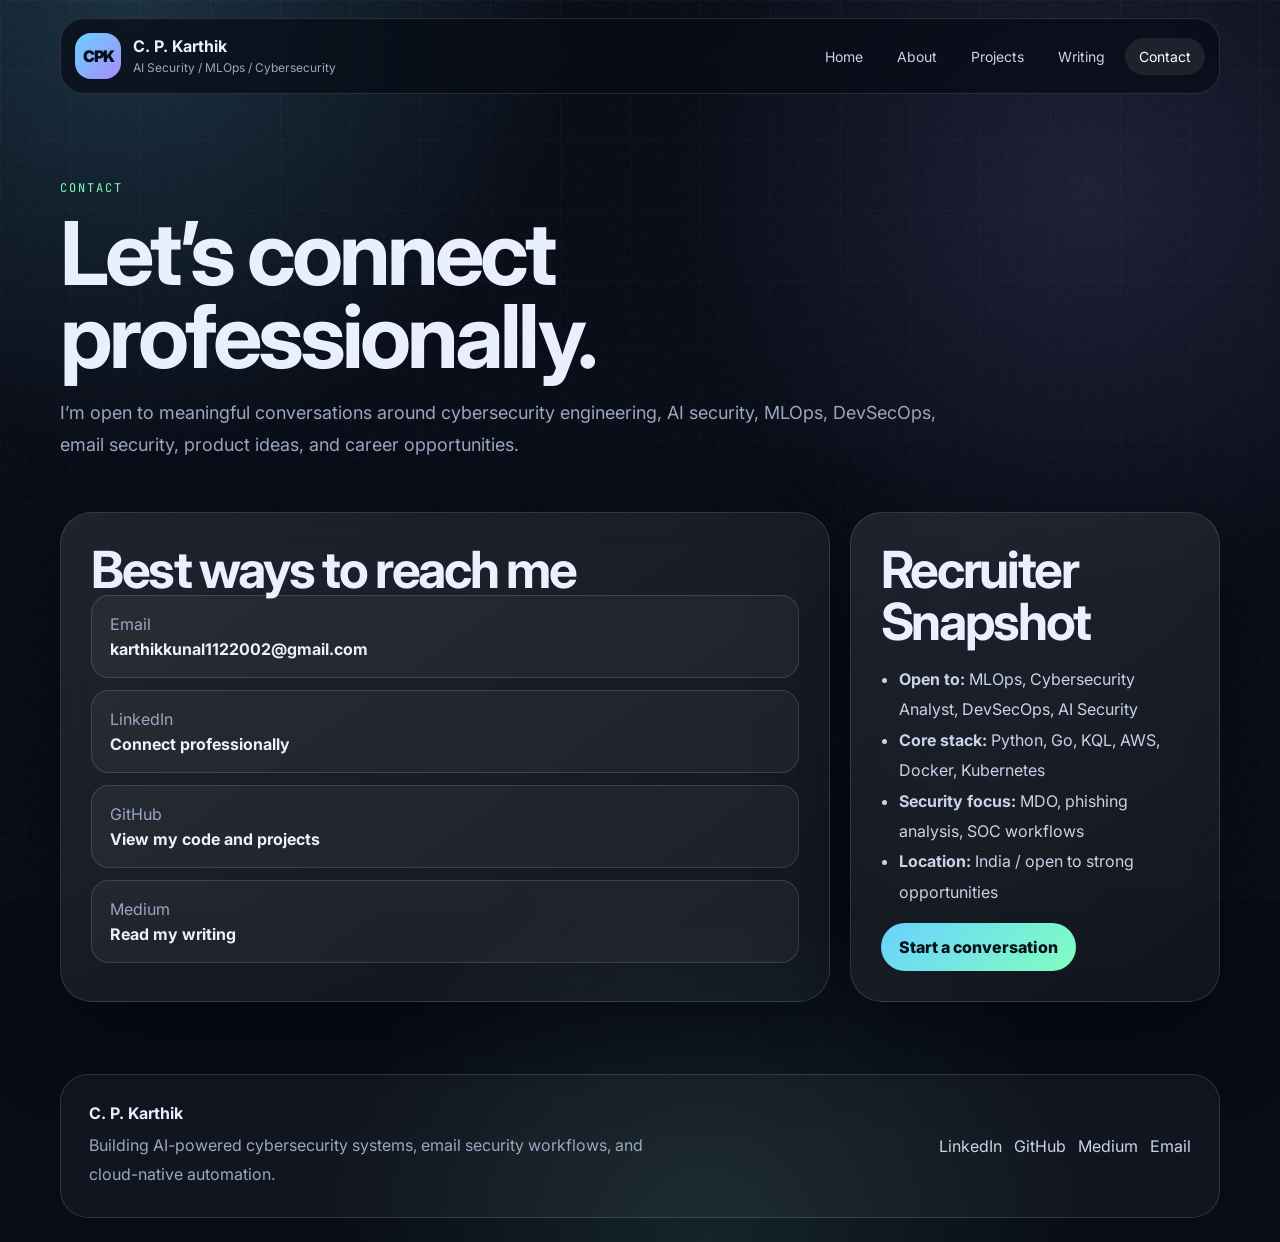
<file: contact.html>
<!DOCTYPE html>
<html lang="en">
<head>
  <meta charset="UTF-8" />
  <meta name="viewport" content="width=device-width, initial-scale=1.0" />
  <meta name="description" content="Contact C. P. Karthik for cybersecurity, AI security, MLOps, and DevSecOps opportunities." />
  <meta name="author" content="C. P. Karthik" />
  <meta name="theme-color" content="#0b1020" />
  <meta property="og:title" content="Contact | C. P. Karthik" />
  <meta property="og:description" content="Contact C. P. Karthik for cybersecurity, AI security, MLOps, and DevSecOps opportunities." />
  <meta property="og:type" content="website" />
  <title>Contact | C. P. Karthik</title>
  <link rel="preconnect" href="https://fonts.googleapis.com" />
  <link rel="preconnect" href="https://fonts.gstatic.com" crossorigin />
  <link href="https://fonts.googleapis.com/css2?family=Inter:wght@400;500;600;700;800&family=JetBrains+Mono:wght@400;600&display=swap" rel="stylesheet" />
  <link rel="stylesheet" href="../assets/styles.css" />
</head>
<body>
<div class="page-noise"></div>

<header class="site-header">
  <a class="identity" href="../index.html" aria-label="C. P. Karthik home">
    <span class="identity-mark">CPK</span>
    <span>
      <strong>C. P. Karthik</strong>
      <small>AI Security / MLOps / Cybersecurity</small>
    </span>
  </a>
  <button class="menu-btn" id="menuBtn" aria-label="Open navigation">Menu</button>
  <nav class="nav-links" id="navLinks">
    <a class="" href="../index.html">Home</a>
<a class="" href="about.html">About</a>
<a class="" href="projects.html">Projects</a>
<a class="" href="writing.html">Writing</a>
<a class="active" href="contact.html">Contact</a>
  </nav>
</header>

<main class="subpage">
  <section class="page-title">
    <p class="section-tag">Contact</p>
    <h1>Let’s connect professionally.</h1>
    <p>I’m open to meaningful conversations around cybersecurity engineering, AI security, MLOps, DevSecOps, email security, product ideas, and career opportunities.</p>
  </section>

  <section class="contact-layout">
    <article class="contact-main">
      <h2>Best ways to reach me</h2>
      <div class="contact-links">
        <a href="mailto:karthikkunal1122002@gmail.com">
          <span>Email</span>
          <strong>karthikkunal1122002@gmail.com</strong>
        </a>
        <a href="https://www.linkedin.com/in/c-p-karthik-9128b9252/" target="_blank" rel="noreferrer">
          <span>LinkedIn</span>
          <strong>Connect professionally</strong>
        </a>
        <a href="https://github.com/karthikkkunal" target="_blank" rel="noreferrer">
          <span>GitHub</span>
          <strong>View my code and projects</strong>
        </a>
        <a href="https://medium.com/me/stories?tab=posts-published" target="_blank" rel="noreferrer">
          <span>Medium</span>
          <strong>Read my writing</strong>
        </a>
      </div>
    </article>

    <aside class="recruiter-box">
      <h2>Recruiter Snapshot</h2>
      <ul>
        <li><strong>Open to:</strong> MLOps, Cybersecurity Analyst, DevSecOps, AI Security</li>
        <li><strong>Core stack:</strong> Python, Go, KQL, AWS, Docker, Kubernetes</li>
        <li><strong>Security focus:</strong> MDO, phishing analysis, SOC workflows</li>
        <li><strong>Location:</strong> India / open to strong opportunities</li>
      </ul>
      <a class="btn primary" href="mailto:karthikkunal1122002@gmail.com">Start a conversation</a>
    </aside>
  </section>
</main>

<footer class="footer">
  <div>
    <strong>C. P. Karthik</strong>
    <p>Building AI-powered cybersecurity systems, email security workflows, and cloud-native automation.</p>
  </div>
  <div class="footer-links">
    <a href="https://www.linkedin.com/in/c-p-karthik-9128b9252/" target="_blank" rel="noreferrer">LinkedIn</a>
    <a href="https://github.com/karthikkkunal" target="_blank" rel="noreferrer">GitHub</a>
    <a href="https://medium.com/me/stories?tab=posts-published" target="_blank" rel="noreferrer">Medium</a>
    <a href="mailto:karthikkunal1122002@gmail.com">Email</a>
  </div>
</footer>
<script src="../assets/script.js"></script>
</body>
</html>
</file>
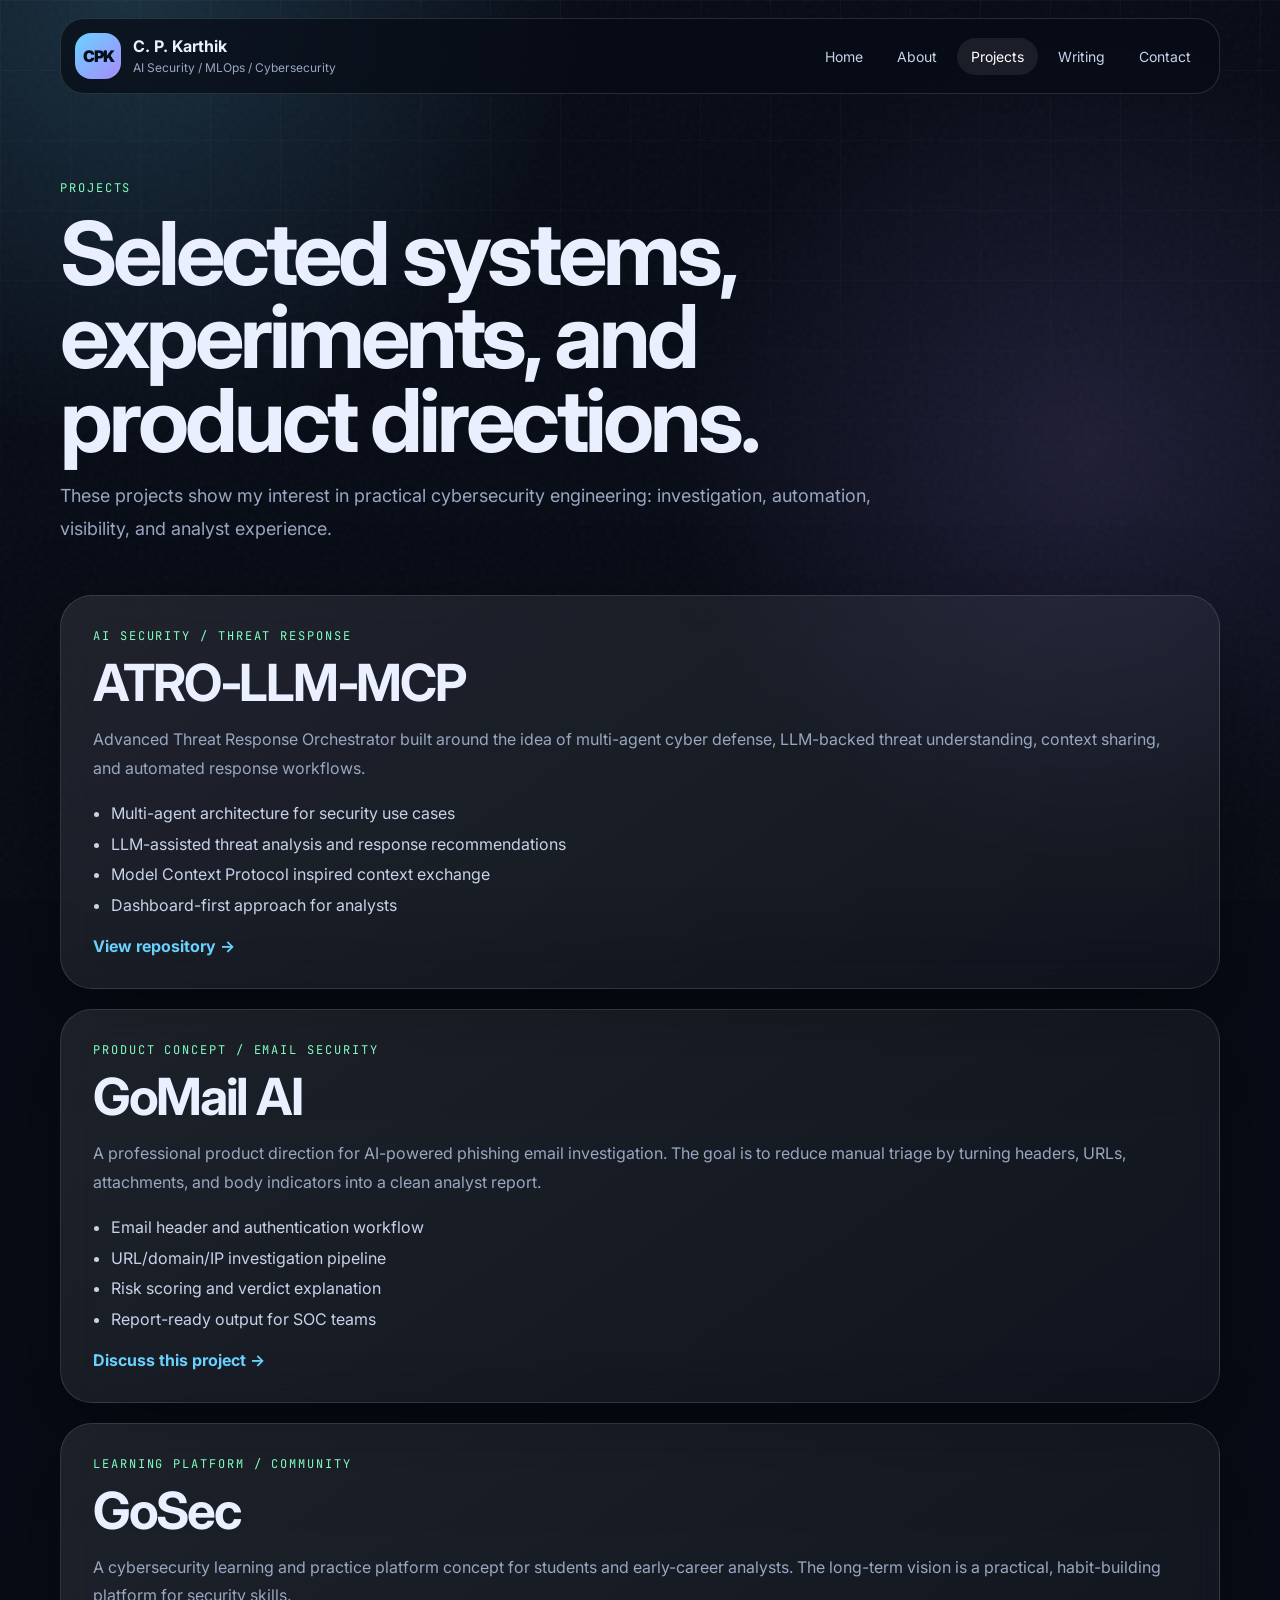
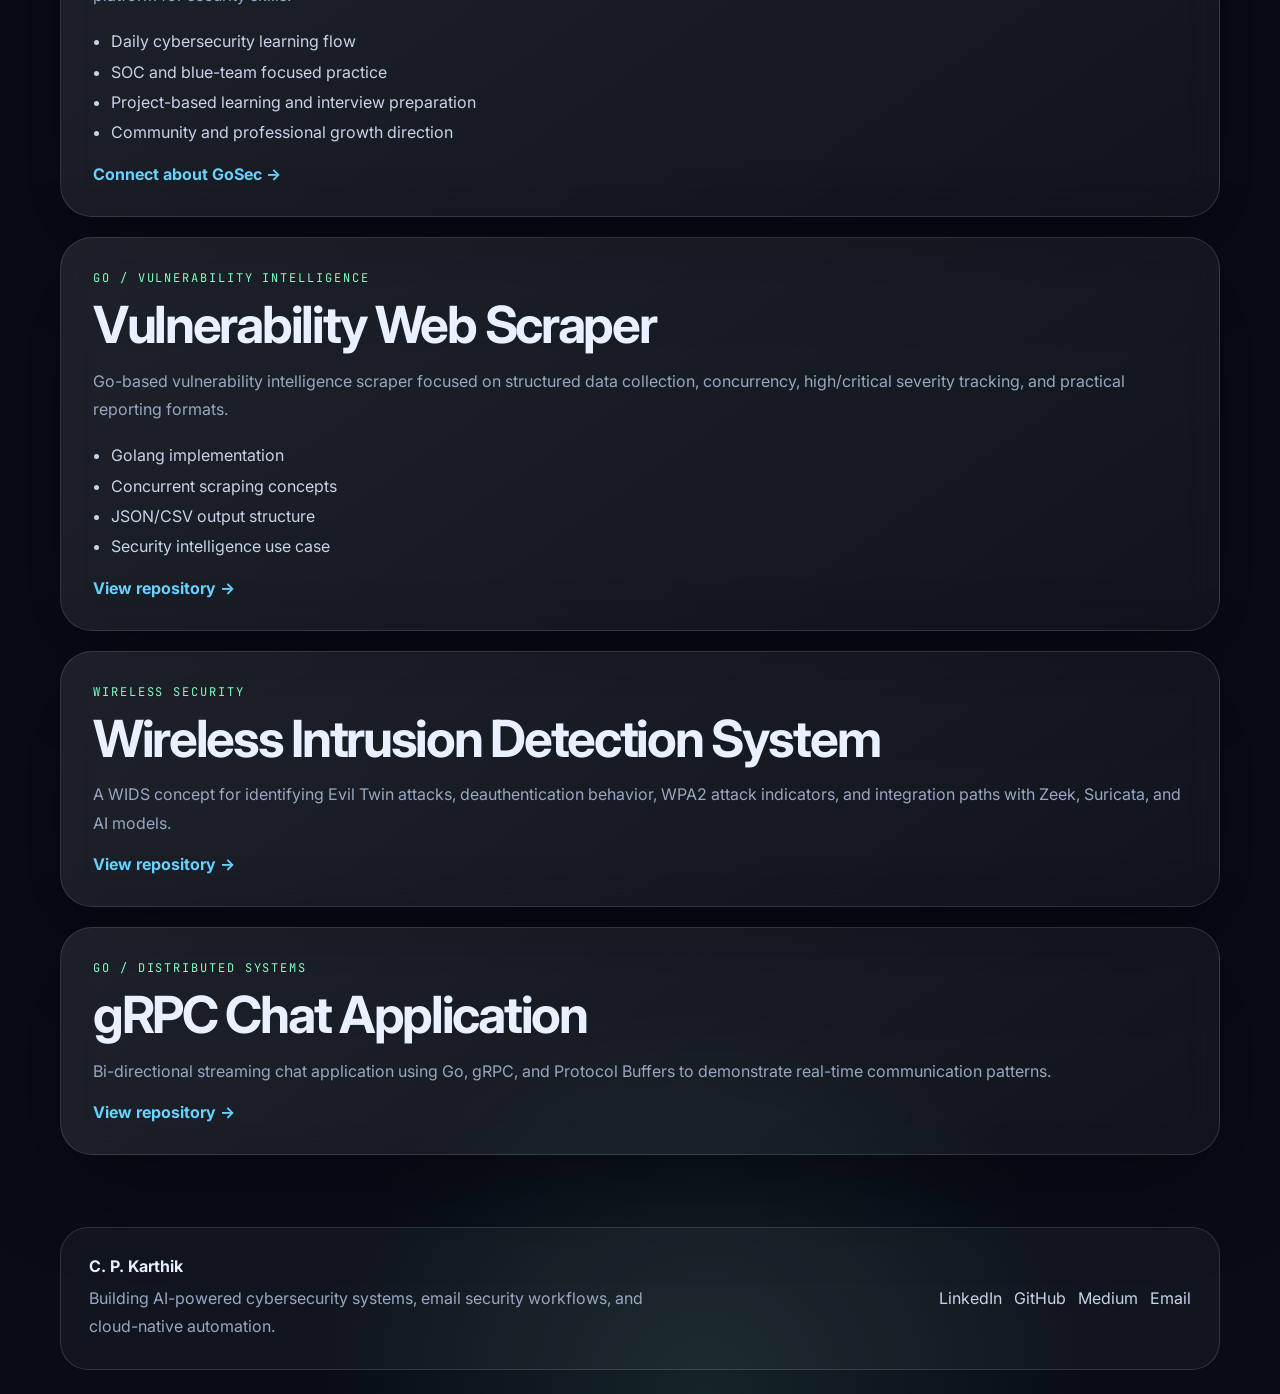
<file: projects.html>
<!DOCTYPE html>
<html lang="en">
<head>
  <meta charset="UTF-8" />
  <meta name="viewport" content="width=device-width, initial-scale=1.0" />
  <meta name="description" content="Projects by C. P. Karthik in AI security, threat response, Go, Python, and cybersecurity automation." />
  <meta name="author" content="C. P. Karthik" />
  <meta name="theme-color" content="#0b1020" />
  <meta property="og:title" content="Projects | C. P. Karthik" />
  <meta property="og:description" content="Projects by C. P. Karthik in AI security, threat response, Go, Python, and cybersecurity automation." />
  <meta property="og:type" content="website" />
  <title>Projects | C. P. Karthik</title>
  <link rel="preconnect" href="https://fonts.googleapis.com" />
  <link rel="preconnect" href="https://fonts.gstatic.com" crossorigin />
  <link href="https://fonts.googleapis.com/css2?family=Inter:wght@400;500;600;700;800&family=JetBrains+Mono:wght@400;600&display=swap" rel="stylesheet" />
  <link rel="stylesheet" href="../assets/styles.css" />
</head>
<body>
<div class="page-noise"></div>

<header class="site-header">
  <a class="identity" href="../index.html" aria-label="C. P. Karthik home">
    <span class="identity-mark">CPK</span>
    <span>
      <strong>C. P. Karthik</strong>
      <small>AI Security / MLOps / Cybersecurity</small>
    </span>
  </a>
  <button class="menu-btn" id="menuBtn" aria-label="Open navigation">Menu</button>
  <nav class="nav-links" id="navLinks">
    <a class="" href="../index.html">Home</a>
<a class="" href="about.html">About</a>
<a class="active" href="projects.html">Projects</a>
<a class="" href="writing.html">Writing</a>
<a class="" href="contact.html">Contact</a>
  </nav>
</header>

<main class="subpage">
  <section class="page-title">
    <p class="section-tag">Projects</p>
    <h1>Selected systems, experiments, and product directions.</h1>
    <p>These projects show my interest in practical cybersecurity engineering: investigation, automation, visibility, and analyst experience.</p>
  </section>

  <section class="project-list">
    <article class="project-detail" id="atro">
      <div class="project-meta">AI Security / Threat Response</div>
      <h2>ATRO‑LLM‑MCP</h2>
      <p>Advanced Threat Response Orchestrator built around the idea of multi-agent cyber defense, LLM-backed threat understanding, context sharing, and automated response workflows.</p>
      <ul>
        <li>Multi-agent architecture for security use cases</li>
        <li>LLM-assisted threat analysis and response recommendations</li>
        <li>Model Context Protocol inspired context exchange</li>
        <li>Dashboard-first approach for analysts</li>
      </ul>
      <a href="https://github.com/Karthikkkunal/ATRO-LLM-MCP" target="_blank" rel="noreferrer">View repository →</a>
    </article>

    <article class="project-detail" id="gomail">
      <div class="project-meta">Product Concept / Email Security</div>
      <h2>GoMail AI</h2>
      <p>A professional product direction for AI-powered phishing email investigation. The goal is to reduce manual triage by turning headers, URLs, attachments, and body indicators into a clean analyst report.</p>
      <ul>
        <li>Email header and authentication workflow</li>
        <li>URL/domain/IP investigation pipeline</li>
        <li>Risk scoring and verdict explanation</li>
        <li>Report-ready output for SOC teams</li>
      </ul>
      <a href="../pages/contact.html">Discuss this project →</a>
    </article>

    <article class="project-detail" id="gosec">
      <div class="project-meta">Learning Platform / Community</div>
      <h2>GoSec</h2>
      <p>A cybersecurity learning and practice platform concept for students and early-career analysts. The long-term vision is a practical, habit-building platform for security skills.</p>
      <ul>
        <li>Daily cybersecurity learning flow</li>
        <li>SOC and blue-team focused practice</li>
        <li>Project-based learning and interview preparation</li>
        <li>Community and professional growth direction</li>
      </ul>
      <a href="../pages/contact.html">Connect about GoSec →</a>
    </article>

    <article class="project-detail">
      <div class="project-meta">Go / Vulnerability Intelligence</div>
      <h2>Vulnerability Web Scraper</h2>
      <p>Go-based vulnerability intelligence scraper focused on structured data collection, concurrency, high/critical severity tracking, and practical reporting formats.</p>
      <ul>
        <li>Golang implementation</li>
        <li>Concurrent scraping concepts</li>
        <li>JSON/CSV output structure</li>
        <li>Security intelligence use case</li>
      </ul>
      <a href="https://github.com/Karthikkkunal/Vulnerability-Web-Scraper" target="_blank" rel="noreferrer">View repository →</a>
    </article>

    <article class="project-detail">
      <div class="project-meta">Wireless Security</div>
      <h2>Wireless Intrusion Detection System</h2>
      <p>A WIDS concept for identifying Evil Twin attacks, deauthentication behavior, WPA2 attack indicators, and integration paths with Zeek, Suricata, and AI models.</p>
      <a href="https://github.com/Karthikkkunal/Wireless-Intrusion-Detection-System-WIDS-" target="_blank" rel="noreferrer">View repository →</a>
    </article>

    <article class="project-detail">
      <div class="project-meta">Go / Distributed Systems</div>
      <h2>gRPC Chat Application</h2>
      <p>Bi-directional streaming chat application using Go, gRPC, and Protocol Buffers to demonstrate real-time communication patterns.</p>
      <a href="https://github.com/Karthikkkunal/gRpc-Chat-Application" target="_blank" rel="noreferrer">View repository →</a>
    </article>
  </section>
</main>

<footer class="footer">
  <div>
    <strong>C. P. Karthik</strong>
    <p>Building AI-powered cybersecurity systems, email security workflows, and cloud-native automation.</p>
  </div>
  <div class="footer-links">
    <a href="https://www.linkedin.com/in/c-p-karthik-9128b9252/" target="_blank" rel="noreferrer">LinkedIn</a>
    <a href="https://github.com/karthikkkunal" target="_blank" rel="noreferrer">GitHub</a>
    <a href="https://medium.com/me/stories?tab=posts-published" target="_blank" rel="noreferrer">Medium</a>
    <a href="mailto:karthikkunal1122002@gmail.com">Email</a>
  </div>
</footer>
<script src="../assets/script.js"></script>
</body>
</html>
</file>
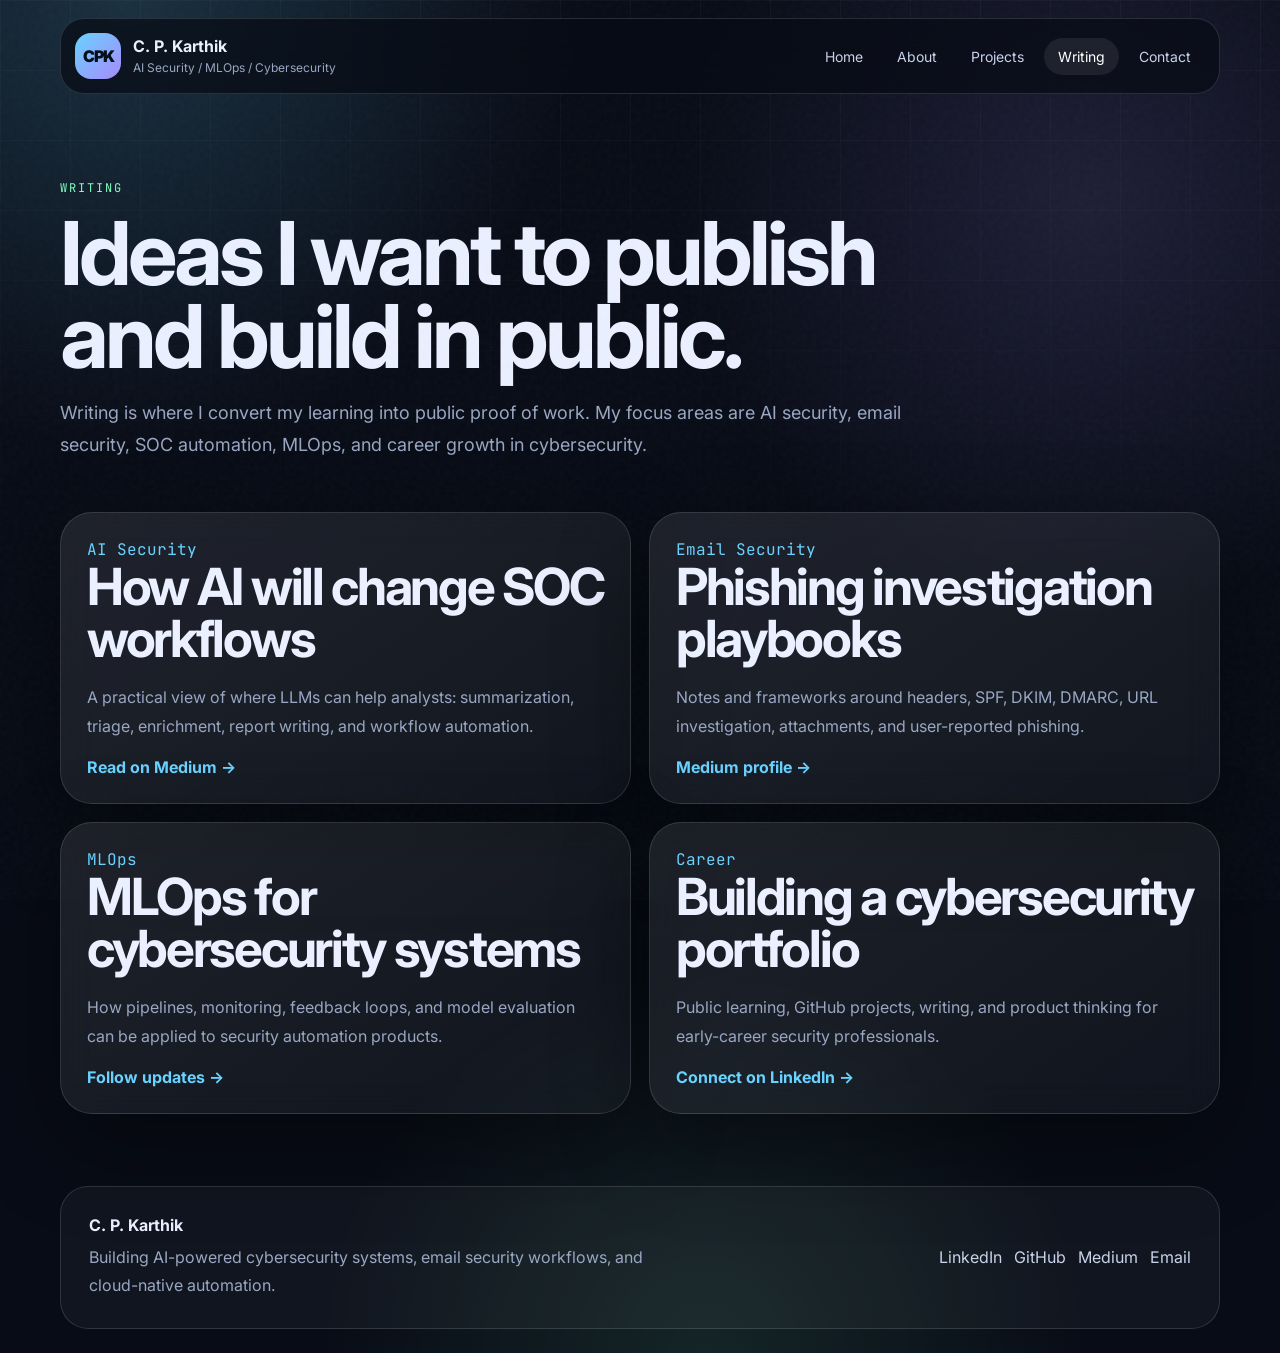
<file: writing.html>
<!DOCTYPE html>
<html lang="en">
<head>
  <meta charset="UTF-8" />
  <meta name="viewport" content="width=device-width, initial-scale=1.0" />
  <meta name="description" content="Writing and content direction by C. P. Karthik on AI, cybersecurity, MLOps, and DevSecOps." />
  <meta name="author" content="C. P. Karthik" />
  <meta name="theme-color" content="#0b1020" />
  <meta property="og:title" content="Writing | C. P. Karthik" />
  <meta property="og:description" content="Writing and content direction by C. P. Karthik on AI, cybersecurity, MLOps, and DevSecOps." />
  <meta property="og:type" content="website" />
  <title>Writing | C. P. Karthik</title>
  <link rel="preconnect" href="https://fonts.googleapis.com" />
  <link rel="preconnect" href="https://fonts.gstatic.com" crossorigin />
  <link href="https://fonts.googleapis.com/css2?family=Inter:wght@400;500;600;700;800&family=JetBrains+Mono:wght@400;600&display=swap" rel="stylesheet" />
  <link rel="stylesheet" href="../assets/styles.css" />
</head>
<body>
<div class="page-noise"></div>

<header class="site-header">
  <a class="identity" href="../index.html" aria-label="C. P. Karthik home">
    <span class="identity-mark">CPK</span>
    <span>
      <strong>C. P. Karthik</strong>
      <small>AI Security / MLOps / Cybersecurity</small>
    </span>
  </a>
  <button class="menu-btn" id="menuBtn" aria-label="Open navigation">Menu</button>
  <nav class="nav-links" id="navLinks">
    <a class="" href="../index.html">Home</a>
<a class="" href="about.html">About</a>
<a class="" href="projects.html">Projects</a>
<a class="active" href="writing.html">Writing</a>
<a class="" href="contact.html">Contact</a>
  </nav>
</header>

<main class="subpage">
  <section class="page-title">
    <p class="section-tag">Writing</p>
    <h1>Ideas I want to publish and build in public.</h1>
    <p>Writing is where I convert my learning into public proof of work. My focus areas are AI security, email security, SOC automation, MLOps, and career growth in cybersecurity.</p>
  </section>

  <section class="writing-grid">
    <article class="writing-card">
      <span>AI Security</span>
      <h2>How AI will change SOC workflows</h2>
      <p>A practical view of where LLMs can help analysts: summarization, triage, enrichment, report writing, and workflow automation.</p>
      <a href="https://medium.com/me/stories?tab=posts-published" target="_blank" rel="noreferrer">Read on Medium →</a>
    </article>
    <article class="writing-card">
      <span>Email Security</span>
      <h2>Phishing investigation playbooks</h2>
      <p>Notes and frameworks around headers, SPF, DKIM, DMARC, URL investigation, attachments, and user-reported phishing.</p>
      <a href="https://medium.com/me/stories?tab=posts-published" target="_blank" rel="noreferrer">Medium profile →</a>
    </article>
    <article class="writing-card">
      <span>MLOps</span>
      <h2>MLOps for cybersecurity systems</h2>
      <p>How pipelines, monitoring, feedback loops, and model evaluation can be applied to security automation products.</p>
      <a href="https://medium.com/me/stories?tab=posts-published" target="_blank" rel="noreferrer">Follow updates →</a>
    </article>
    <article class="writing-card">
      <span>Career</span>
      <h2>Building a cybersecurity portfolio</h2>
      <p>Public learning, GitHub projects, writing, and product thinking for early-career security professionals.</p>
      <a href="https://www.linkedin.com/in/c-p-karthik-9128b9252/" target="_blank" rel="noreferrer">Connect on LinkedIn →</a>
    </article>
  </section>
</main>

<footer class="footer">
  <div>
    <strong>C. P. Karthik</strong>
    <p>Building AI-powered cybersecurity systems, email security workflows, and cloud-native automation.</p>
  </div>
  <div class="footer-links">
    <a href="https://www.linkedin.com/in/c-p-karthik-9128b9252/" target="_blank" rel="noreferrer">LinkedIn</a>
    <a href="https://github.com/karthikkkunal" target="_blank" rel="noreferrer">GitHub</a>
    <a href="https://medium.com/me/stories?tab=posts-published" target="_blank" rel="noreferrer">Medium</a>
    <a href="mailto:karthikkunal1122002@gmail.com">Email</a>
  </div>
</footer>
<script src="../assets/script.js"></script>
</body>
</html>
</file>
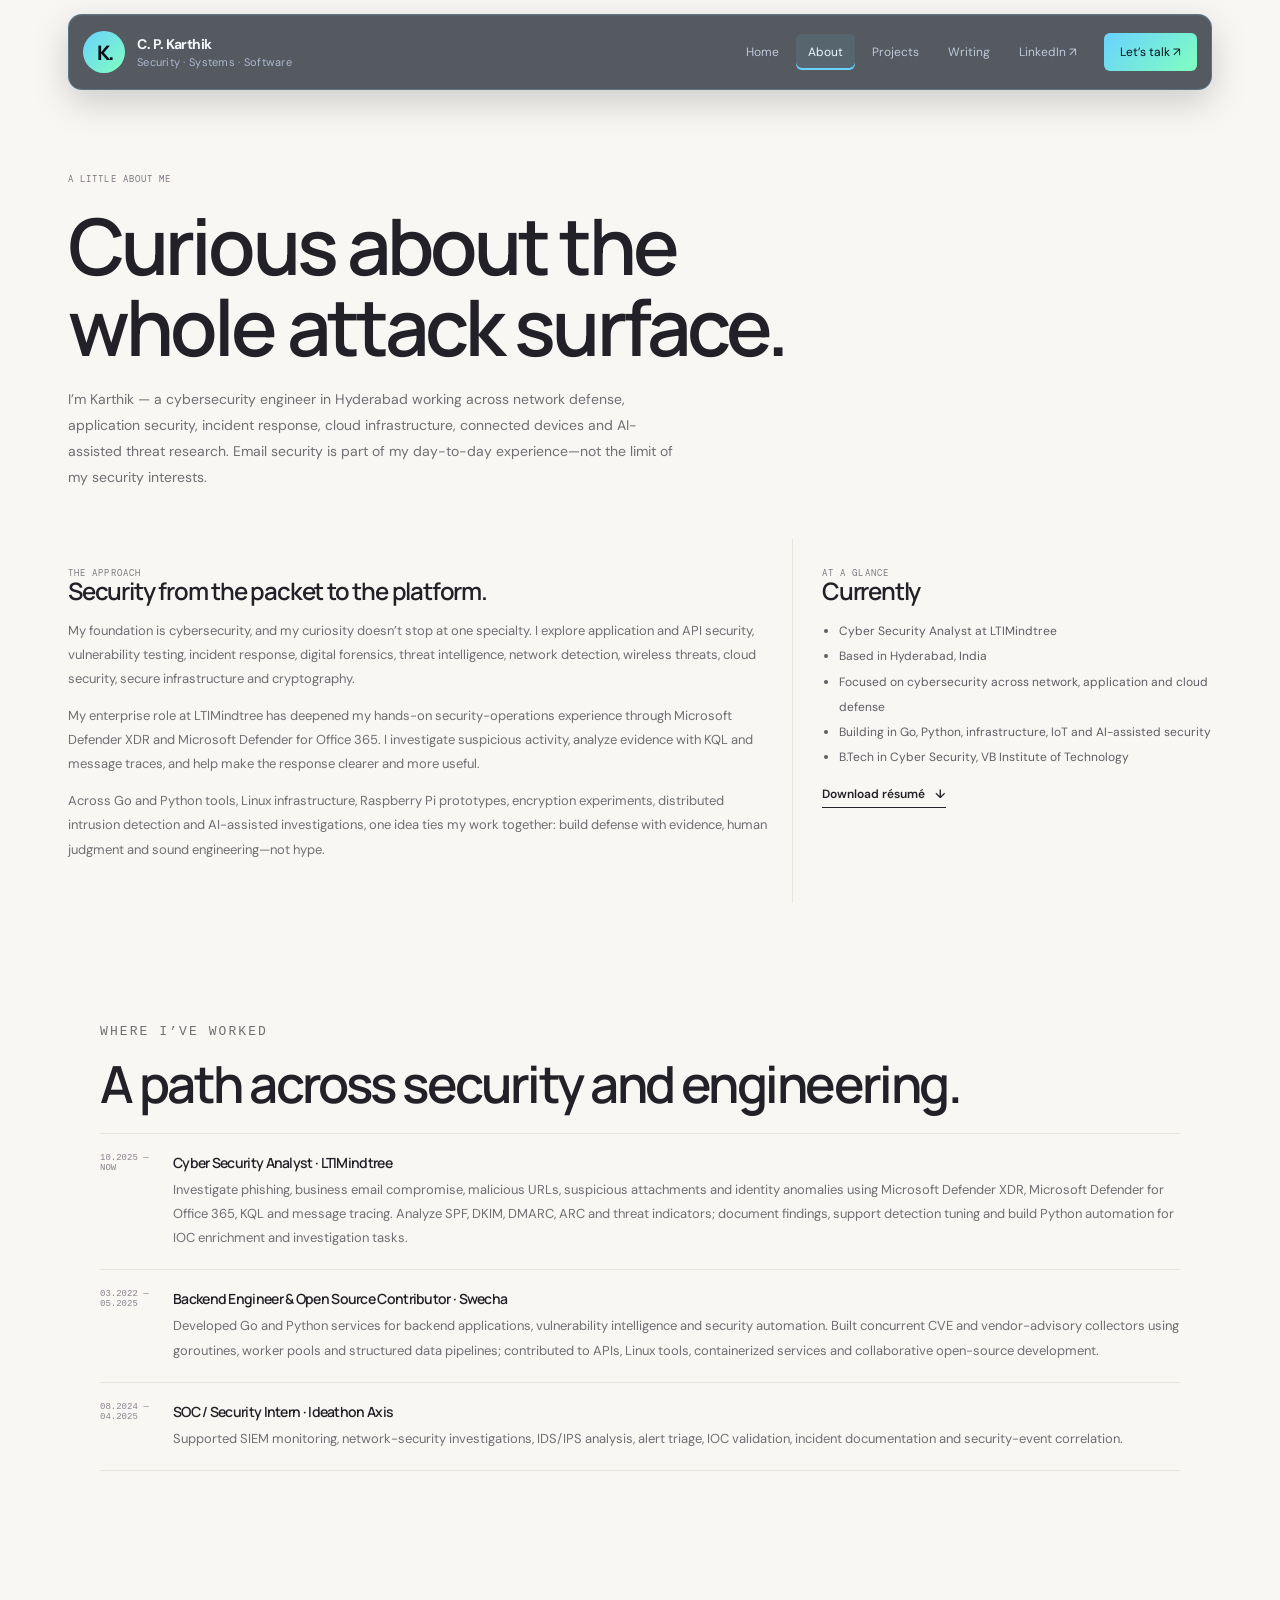
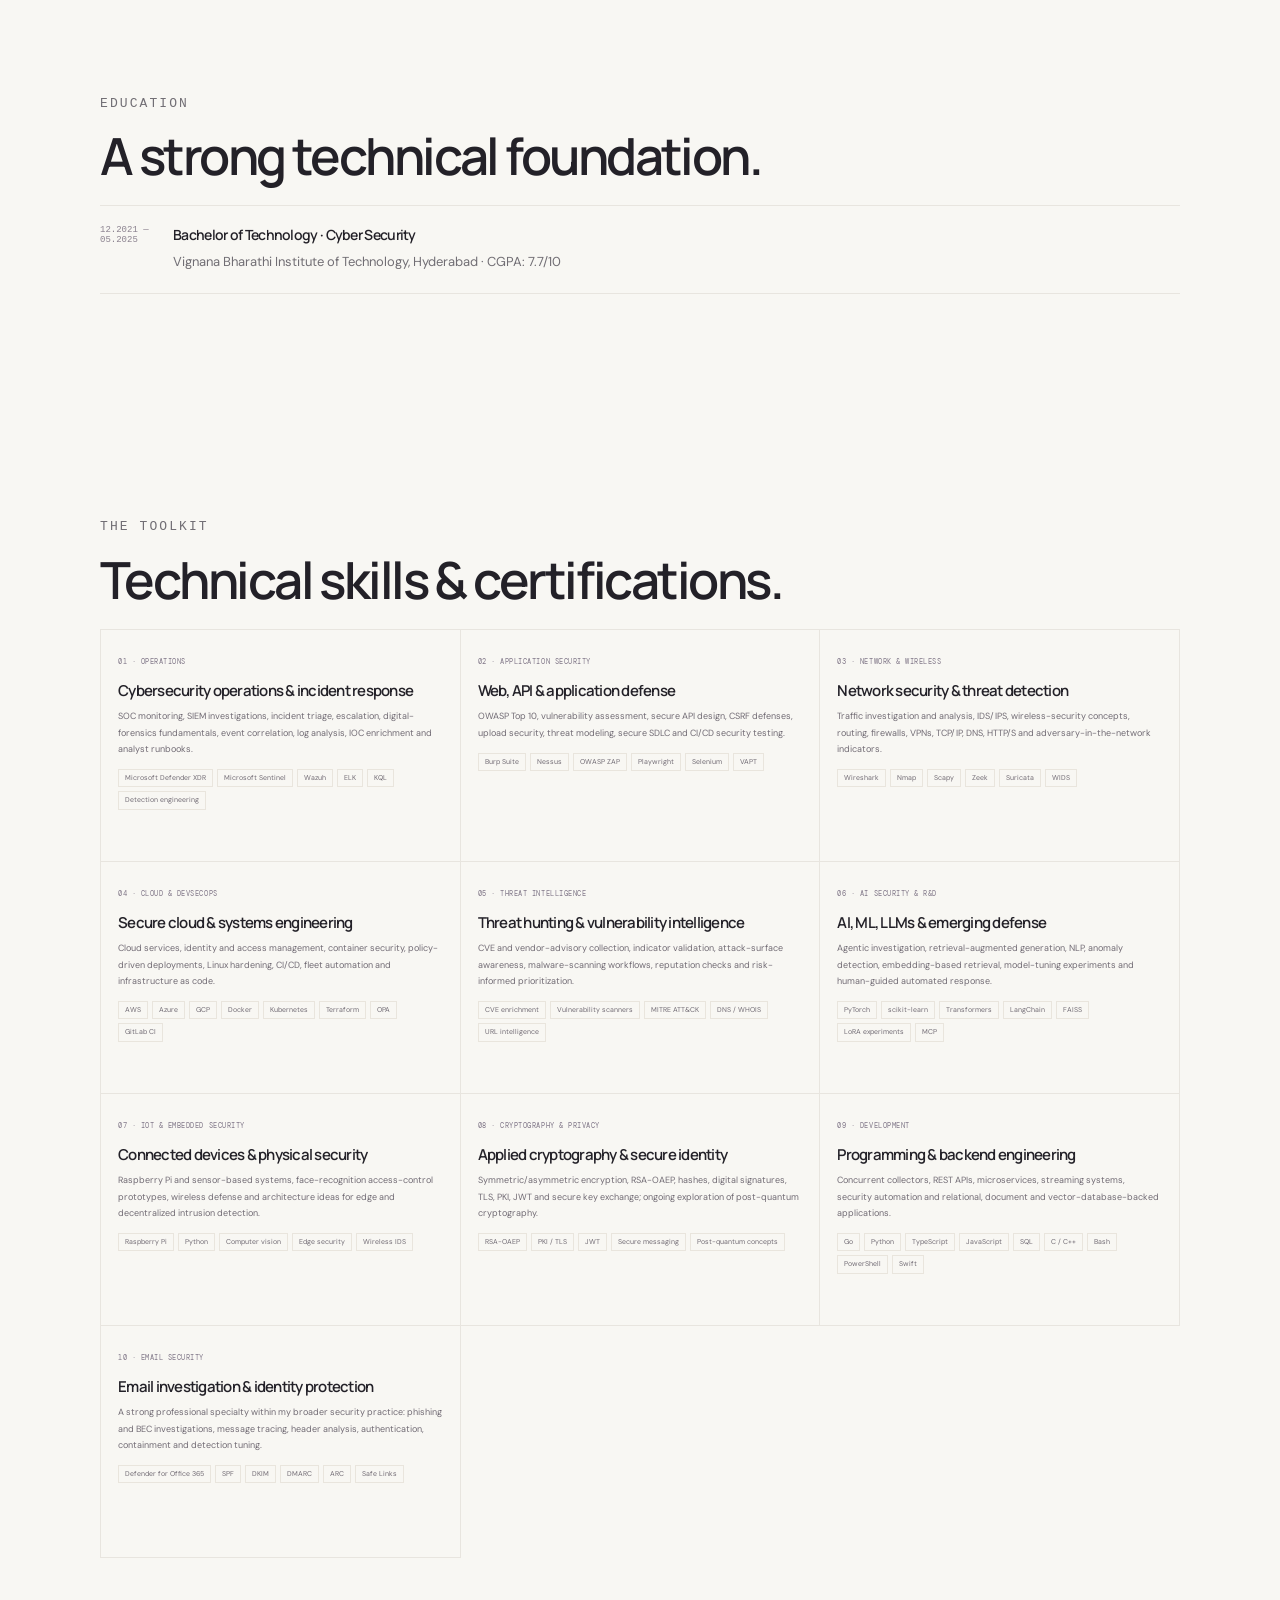
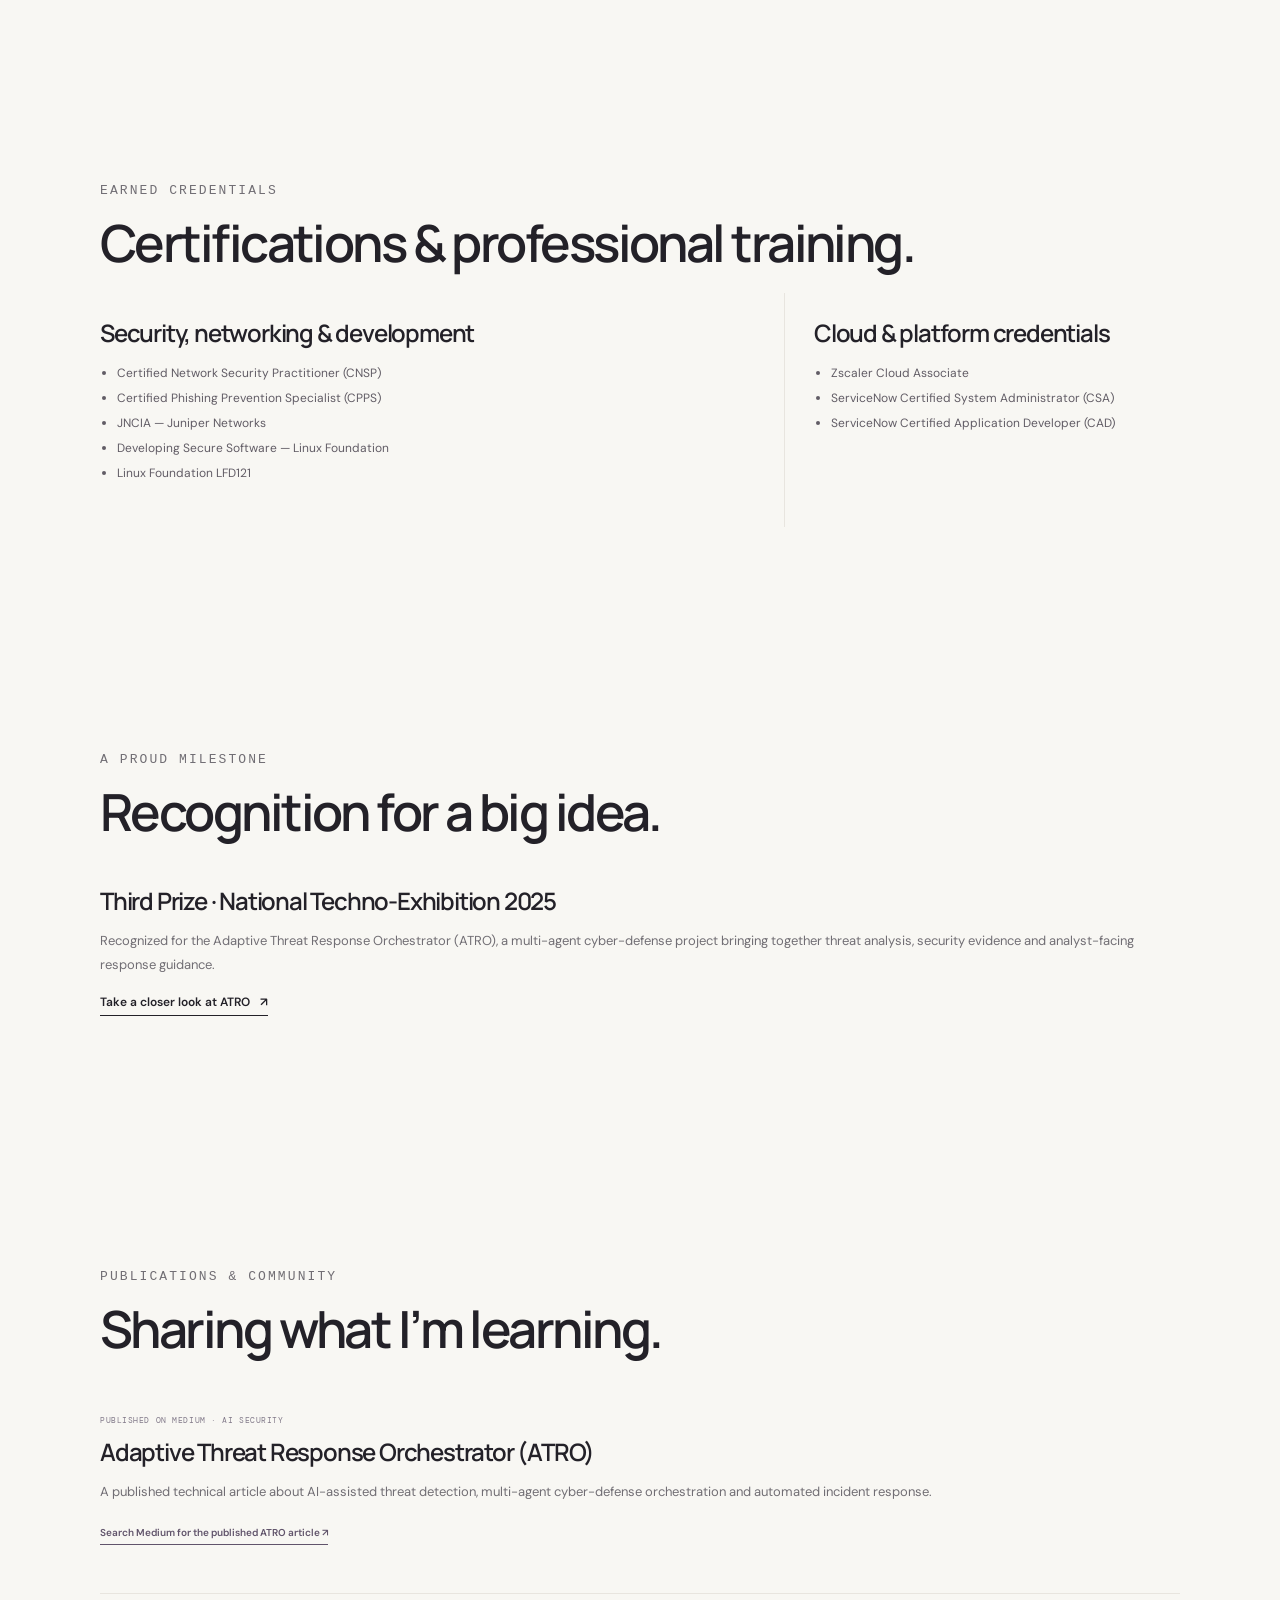
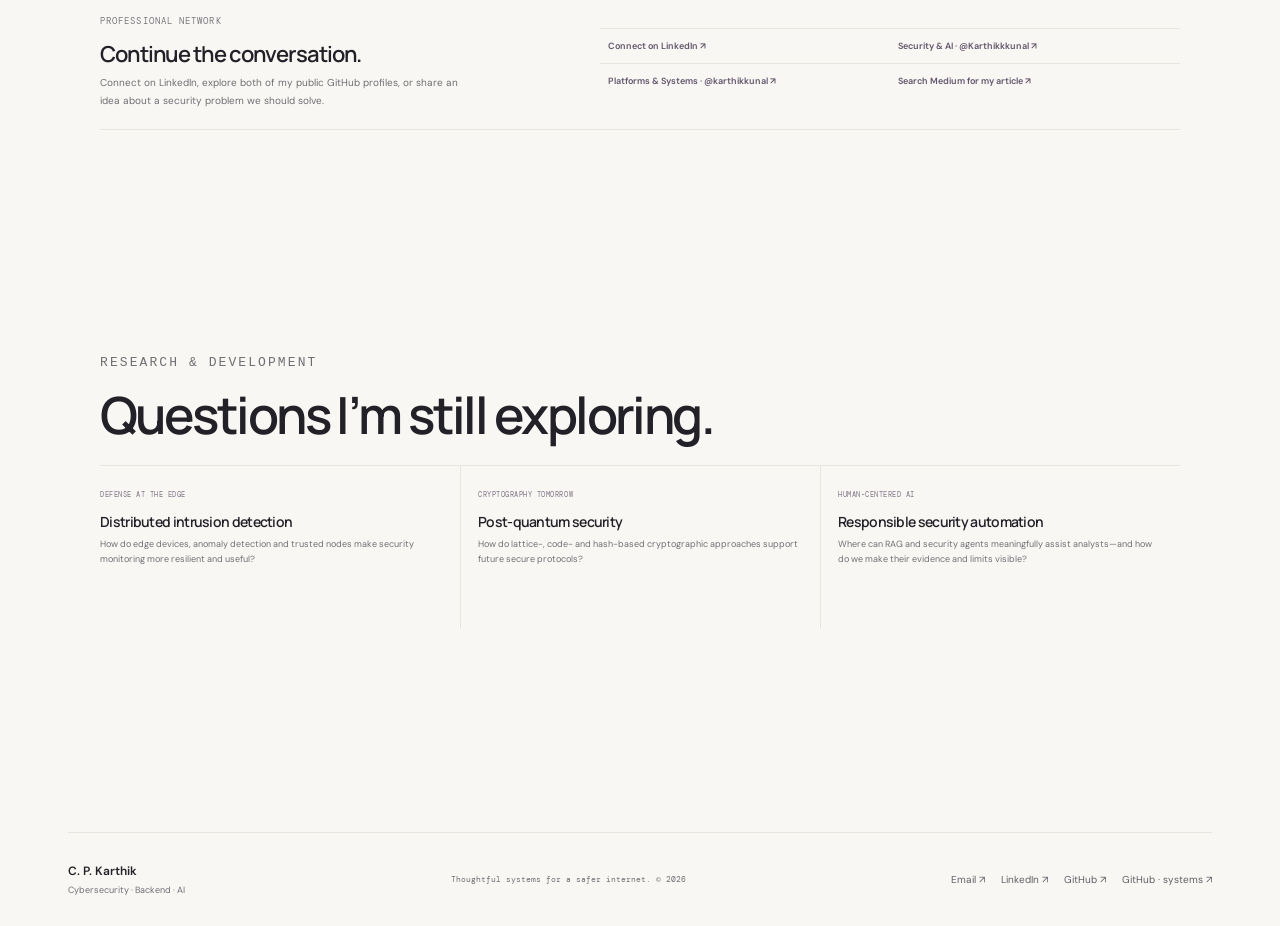
<file: pages/about.html>
<!doctype html>
<html lang="en">
<head>
  <meta charset="utf-8" />
  <meta name="viewport" content="width=device-width, initial-scale=1" />
  <meta name="description" content="C. P. Karthik's multidisciplinary cybersecurity experience across network defense, security operations, incident response, AppSec, IoT, cloud, DevSecOps and AI security." />
  <meta name="author" content="C. P. Karthik" />
  <meta name="theme-color" content="#f8f7f3" />
  <meta property="og:title" content="About | C. P. Karthik" />
  <meta property="og:description" content="A broad security toolkit covering cybersecurity operations, penetration testing, application and network defense, IoT, cloud, threat research and AI security." />
  <meta property="og:type" content="website" />
  <title>About — C. P. Karthik</title>
  <link rel="preconnect" href="https://fonts.googleapis.com" />
  <link rel="preconnect" href="https://fonts.gstatic.com" crossorigin />
  <link href="https://fonts.googleapis.com/css2?family=DM+Mono:wght@400;500&family=DM+Sans:wght@400;500;600;700;800&family=Manrope:wght@400;500;600;700;800&display=swap" rel="stylesheet" />
  <link rel="stylesheet" href="../assets/styles.css" />
  <link rel="stylesheet" href="../assets/portfolio.css" />
</head>
<body>
  <a class="skip-link" href="#main">Skip to content</a>
  <header class="site-header">
    <a class="identity" href="../index.html" aria-label="C. P. Karthik, home">
      <span class="identity-mark">K.</span><span class="identity-copy"><strong>C. P. Karthik</strong><small>Security · Systems · Software</small></span>
    </a>
    <button class="menu-btn" id="menuBtn" aria-expanded="false" aria-controls="navLinks" aria-label="Open navigation">Menu <span aria-hidden="true">+</span></button>
    <nav class="nav-links" id="navLinks" aria-label="Main navigation">
      <a href="../index.html">Home</a><a class="active" href="about.html" aria-current="page">About</a><a href="projects.html">Projects</a><a href="writing.html">Writing</a><a href="https://www.linkedin.com/in/c-p-karthik-9128b9252/" target="_blank" rel="noreferrer">LinkedIn ↗</a><a class="nav-contact" href="contact.html">Let’s talk <span aria-hidden="true">↗</span></a>
    </nav>
  </header>
  <main class="subpage" id="main">
    <section class="page-title">
      <p class="section-tag">A LITTLE ABOUT ME</p>
      <h1>Curious about the whole attack surface.</h1>
      <p>I’m Karthik — a cybersecurity engineer in Hyderabad working across network defense, application security, incident response, cloud infrastructure, connected devices and AI-assisted threat research. Email security is part of my day-to-day experience—not the limit of my security interests.</p>
    </section>

    <section class="content-grid">
      <article class="content-card large">
        <span class="section-number">THE APPROACH</span>
        <h2>Security from the packet to the platform.</h2>
        <p>My foundation is cybersecurity, and my curiosity doesn’t stop at one specialty. I explore application and API security, vulnerability testing, incident response, digital forensics, threat intelligence, network detection, wireless threats, cloud security, secure infrastructure and cryptography.</p>
        <p>My enterprise role at LTIMindtree has deepened my hands-on security-operations experience through Microsoft Defender XDR and Microsoft Defender for Office 365. I investigate suspicious activity, analyze evidence with KQL and message traces, and help make the response clearer and more useful.</p>
        <p>Across Go and Python tools, Linux infrastructure, Raspberry Pi prototypes, encryption experiments, distributed intrusion detection and AI-assisted investigations, one idea ties my work together: build defense with evidence, human judgment and sound engineering—not hype.</p>
      </article>
      <aside class="content-card">
        <span class="section-number">AT A GLANCE</span>
        <h2>Currently</h2>
        <ul class="clean-list">
          <li>Cyber Security Analyst at LTIMindtree</li>
          <li>Based in Hyderabad, India</li>
          <li>Focused on cybersecurity across network, application and cloud defense</li>
          <li>Building in Go, Python, infrastructure, IoT and AI-assisted security</li>
          <li>B.Tech in Cyber Security, VB Institute of Technology</li>
        </ul>
        <a class="text-link" href="../assets/karthik-cp-karthik-resume.pdf" download>Download résumé <span aria-hidden="true">↓</span></a>
      </aside>
    </section>

    <section class="section" id="experience">
      <div class="section-head">
        <div><p class="section-tag">WHERE I’VE WORKED</p><h2>A path across security and engineering.</h2></div>
      </div>
      <div class="timeline">
        <article class="timeline-item">
          <span>10.2025 — NOW</span>
          <div><h3>Cyber Security Analyst · LTIMindtree</h3><p>Investigate phishing, business email compromise, malicious URLs, suspicious attachments and identity anomalies using Microsoft Defender XDR, Microsoft Defender for Office 365, KQL and message tracing. Analyze SPF, DKIM, DMARC, ARC and threat indicators; document findings, support detection tuning and build Python automation for IOC enrichment and investigation tasks.</p></div>
        </article>
        <article class="timeline-item">
          <span>03.2022 — 05.2025</span>
          <div><h3>Backend Engineer &amp; Open Source Contributor · Swecha</h3><p>Developed Go and Python services for backend applications, vulnerability intelligence and security automation. Built concurrent CVE and vendor-advisory collectors using goroutines, worker pools and structured data pipelines; contributed to APIs, Linux tools, containerized services and collaborative open-source development.</p></div>
        </article>
        <article class="timeline-item">
          <span>08.2024 — 04.2025</span>
          <div><h3>SOC / Security Intern · Ideathon Axis</h3><p>Supported SIEM monitoring, network-security investigations, IDS/IPS analysis, alert triage, IOC validation, incident documentation and security-event correlation.</p></div>
        </article>
      </div>
    </section>

    <section class="section" id="education">
      <div class="section-head"><div><p class="section-tag">EDUCATION</p><h2>A strong technical foundation.</h2></div></div>
      <div class="timeline">
        <article class="timeline-item">
          <span>12.2021 — 05.2025</span>
          <div><h3>Bachelor of Technology · Cyber Security</h3><p>Vignana Bharathi Institute of Technology, Hyderabad · CGPA: 7.7/10</p></div>
        </article>
      </div>
    </section>

    <section class="section" id="skills">
      <div class="section-head"><div><p class="section-tag">THE TOOLKIT</p><h2>Technical skills &amp; certifications.</h2></div></div>
      <div class="skills-matrix">
        <article class="skill-card"><span>01 · OPERATIONS</span><h3>Cybersecurity operations &amp; incident response</h3><p>SOC monitoring, SIEM investigations, incident triage, escalation, digital-forensics fundamentals, event correlation, log analysis, IOC enrichment and analyst runbooks.</p><div class="skill-tags"><i>Microsoft Defender XDR</i><i>Microsoft Sentinel</i><i>Wazuh</i><i>ELK</i><i>KQL</i><i>Detection engineering</i></div></article>
        <article class="skill-card"><span>02 · APPLICATION SECURITY</span><h3>Web, API &amp; application defense</h3><p>OWASP Top 10, vulnerability assessment, secure API design, CSRF defenses, upload security, threat modeling, secure SDLC and CI/CD security testing.</p><div class="skill-tags"><i>Burp Suite</i><i>Nessus</i><i>OWASP ZAP</i><i>Playwright</i><i>Selenium</i><i>VAPT</i></div></article>
        <article class="skill-card"><span>03 · NETWORK &amp; WIRELESS</span><h3>Network security &amp; threat detection</h3><p>Traffic investigation and analysis, IDS/IPS, wireless-security concepts, routing, firewalls, VPNs, TCP/IP, DNS, HTTP/S and adversary-in-the-network indicators.</p><div class="skill-tags"><i>Wireshark</i><i>Nmap</i><i>Scapy</i><i>Zeek</i><i>Suricata</i><i>WIDS</i></div></article>
        <article class="skill-card"><span>04 · CLOUD &amp; DEVSECOPS</span><h3>Secure cloud &amp; systems engineering</h3><p>Cloud services, identity and access management, container security, policy-driven deployments, Linux hardening, CI/CD, fleet automation and infrastructure as code.</p><div class="skill-tags"><i>AWS</i><i>Azure</i><i>GCP</i><i>Docker</i><i>Kubernetes</i><i>Terraform</i><i>OPA</i><i>GitLab CI</i></div></article>
        <article class="skill-card"><span>05 · THREAT INTELLIGENCE</span><h3>Threat hunting &amp; vulnerability intelligence</h3><p>CVE and vendor-advisory collection, indicator validation, attack-surface awareness, malware-scanning workflows, reputation checks and risk-informed prioritization.</p><div class="skill-tags"><i>CVE enrichment</i><i>Vulnerability scanners</i><i>MITRE ATT&amp;CK</i><i>DNS / WHOIS</i><i>URL intelligence</i></div></article>
        <article class="skill-card"><span>06 · AI SECURITY &amp; R&amp;D</span><h3>AI, ML, LLMs &amp; emerging defense</h3><p>Agentic investigation, retrieval-augmented generation, NLP, anomaly detection, embedding-based retrieval, model-tuning experiments and human-guided automated response.</p><div class="skill-tags"><i>PyTorch</i><i>scikit-learn</i><i>Transformers</i><i>LangChain</i><i>FAISS</i><i>LoRA experiments</i><i>MCP</i></div></article>
        <article class="skill-card"><span>07 · IOT &amp; EMBEDDED SECURITY</span><h3>Connected devices &amp; physical security</h3><p>Raspberry Pi and sensor-based systems, face-recognition access-control prototypes, wireless defense and architecture ideas for edge and decentralized intrusion detection.</p><div class="skill-tags"><i>Raspberry Pi</i><i>Python</i><i>Computer vision</i><i>Edge security</i><i>Wireless IDS</i></div></article>
        <article class="skill-card"><span>08 · CRYPTOGRAPHY &amp; PRIVACY</span><h3>Applied cryptography &amp; secure identity</h3><p>Symmetric/asymmetric encryption, RSA-OAEP, hashes, digital signatures, TLS, PKI, JWT and secure key exchange; ongoing exploration of post-quantum cryptography.</p><div class="skill-tags"><i>RSA-OAEP</i><i>PKI / TLS</i><i>JWT</i><i>Secure messaging</i><i>Post-quantum concepts</i></div></article>
        <article class="skill-card"><span>09 · DEVELOPMENT</span><h3>Programming &amp; backend engineering</h3><p>Concurrent collectors, REST APIs, microservices, streaming systems, security automation and relational, document and vector-database-backed applications.</p><div class="skill-tags"><i>Go</i><i>Python</i><i>TypeScript</i><i>JavaScript</i><i>SQL</i><i>C / C++</i><i>Bash</i><i>PowerShell</i><i>Swift</i></div></article>
        <article class="skill-card"><span>10 · EMAIL SECURITY</span><h3>Email investigation &amp; identity protection</h3><p>A strong professional specialty within my broader security practice: phishing and BEC investigations, message tracing, header analysis, authentication, containment and detection tuning.</p><div class="skill-tags"><i>Defender for Office 365</i><i>SPF</i><i>DKIM</i><i>DMARC</i><i>ARC</i><i>Safe Links</i></div></article>
      </div>
    </section>

    <section class="section" id="certifications">
      <div class="section-head"><div><p class="section-tag">EARNED CREDENTIALS</p><h2>Certifications &amp; professional training.</h2></div></div>
      <div class="content-grid">
        <article class="content-card"><h2>Security, networking &amp; development</h2><ul class="clean-list"><li>Certified Network Security Practitioner (CNSP)</li><li>Certified Phishing Prevention Specialist (CPPS)</li><li>JNCIA — Juniper Networks</li><li>Developing Secure Software — Linux Foundation</li><li>Linux Foundation LFD121</li></ul></article>
        <article class="content-card"><h2>Cloud &amp; platform credentials</h2><ul class="clean-list"><li>Zscaler Cloud Associate</li><li>ServiceNow Certified System Administrator (CSA)</li><li>ServiceNow Certified Application Developer (CAD)</li></ul></article>
      </div>
    </section>

    <section class="section" id="recognition">
      <div class="section-head"><div><p class="section-tag">A PROUD MILESTONE</p><h2>Recognition for a big idea.</h2></div></div>
      <article class="content-card">
        <h2>Third Prize · National Techno-Exhibition 2025</h2>
        <p>Recognized for the Adaptive Threat Response Orchestrator (ATRO), a multi-agent cyber-defense project bringing together threat analysis, security evidence and analyst-facing response guidance.</p>
        <a class="text-link" href="projects.html#atro">Take a closer look at ATRO <span aria-hidden="true">↗</span></a>
      </article>
    </section>

    <section class="section publication-section">
      <div class="section-head"><div><p class="section-tag">PUBLICATIONS &amp; COMMUNITY</p><h2>Sharing what I’m learning.</h2></div></div>
      <article class="content-card publication-card">
        <span class="publication-meta">PUBLISHED ON MEDIUM · AI SECURITY</span>
        <h2>Adaptive Threat Response Orchestrator (ATRO)</h2>
        <p>A published technical article about AI-assisted threat detection, multi-agent cyber-defense orchestration and automated incident response.</p>
        <a class="text-link" href="https://medium.com/search?q=Adaptive%20Threat%20Response%20Orchestrator" target="_blank" rel="noreferrer">Search Medium for the published ATRO article <span aria-hidden="true">↗</span></a>
      </article>
      <div class="about-network">
        <div><span class="section-number">PROFESSIONAL NETWORK</span><h3>Continue the conversation.</h3><p>Connect on LinkedIn, explore both of my public GitHub profiles, or share an idea about a security problem we should solve.</p></div>
        <div class="about-network-links"><a href="https://www.linkedin.com/in/c-p-karthik-9128b9252/" target="_blank" rel="noreferrer">Connect on LinkedIn ↗</a><a href="https://github.com/Karthikkkunal" target="_blank" rel="noreferrer">Security &amp; AI · @Karthikkkunal ↗</a><a href="https://github.com/karthikkunal" target="_blank" rel="noreferrer">Platforms &amp; Systems · @karthikkunal ↗</a><a href="https://medium.com/search?q=Adaptive%20Threat%20Response%20Orchestrator" target="_blank" rel="noreferrer">Search Medium for my article ↗</a></div>
      </div>
    </section>

    <section class="section research-about" id="research">
      <div class="section-head"><div><p class="section-tag">RESEARCH &amp; DEVELOPMENT</p><h2>Questions I’m still exploring.</h2></div></div>
      <div class="research-about-grid"><article><span>DEFENSE AT THE EDGE</span><h3>Distributed intrusion detection</h3><p>How do edge devices, anomaly detection and trusted nodes make security monitoring more resilient and useful?</p></article><article><span>CRYPTOGRAPHY TOMORROW</span><h3>Post-quantum security</h3><p>How do lattice-, code- and hash-based cryptographic approaches support future secure protocols?</p></article><article><span>HUMAN-CENTERED AI</span><h3>Responsible security automation</h3><p>Where can RAG and security agents meaningfully assist analysts—and how do we make their evidence and limits visible?</p></article></div>
    </section>
  </main>
  <footer class="footer">
    <a class="footer-name" href="../index.html">C. P. Karthik <span>Cybersecurity · Backend · AI</span></a><span class="footer-note">Thoughtful systems for a safer internet. © <span class="current-year">2026</span></span>
    <div class="footer-links"><a href="mailto:karthikkunal1122002@gmail.com">Email ↗</a><a href="https://www.linkedin.com/in/c-p-karthik-9128b9252/" target="_blank" rel="noreferrer">LinkedIn ↗</a><a href="https://github.com/Karthikkkunal" target="_blank" rel="noreferrer">GitHub ↗</a><a href="https://github.com/karthikkunal" target="_blank" rel="noreferrer">GitHub · systems ↗</a></div>
  </footer>
  <script src="../assets/script.js"></script>
</body>
</html>
</file>
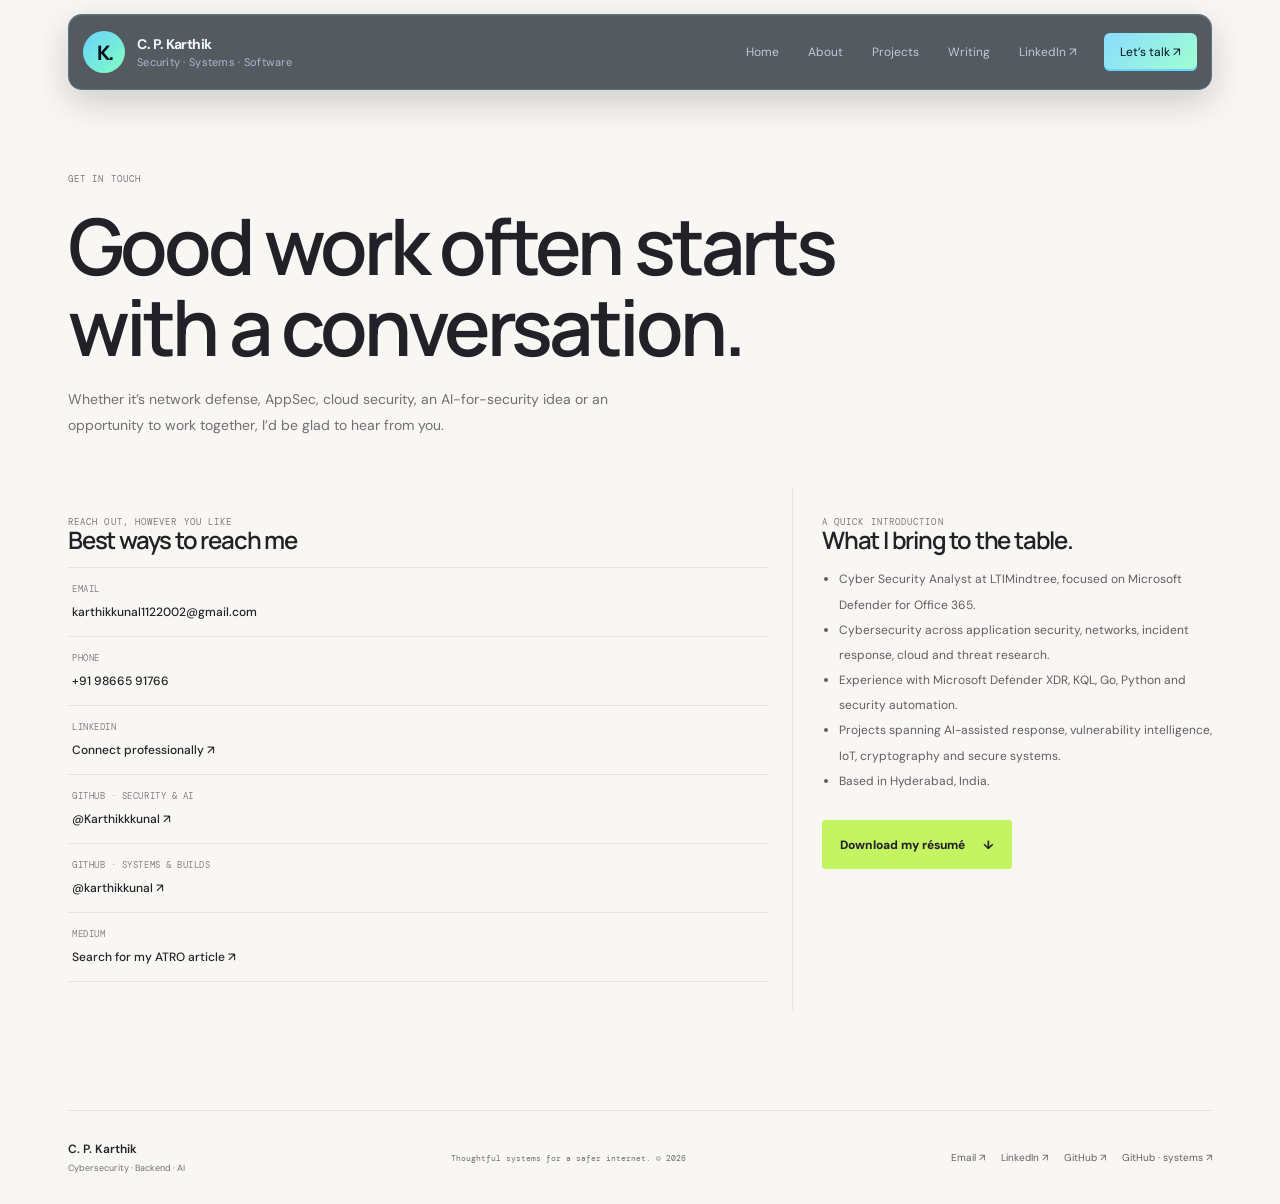
<file: pages/contact.html>
<!doctype html>
<html lang="en">
<head>
  <meta charset="utf-8" />
  <meta name="viewport" content="width=device-width, initial-scale=1" />
  <meta name="description" content="Contact C. P. Karthik in Hyderabad, India, about cybersecurity, backend engineering, AI security and career opportunities." />
  <meta name="author" content="C. P. Karthik" />
  <meta name="theme-color" content="#f8f7f3" />
  <meta property="og:title" content="Get in touch | C. P. Karthik" />
  <meta property="og:description" content="Let's talk about cybersecurity, engineering, AI security or an opportunity to work together." />
  <meta property="og:type" content="website" />
  <title>Get in touch — C. P. Karthik</title>
  <link rel="preconnect" href="https://fonts.googleapis.com" />
  <link rel="preconnect" href="https://fonts.gstatic.com" crossorigin />
  <link href="https://fonts.googleapis.com/css2?family=DM+Mono:wght@400;500&family=DM+Sans:wght@400;500;600;700;800&family=Manrope:wght@400;500;600;700;800&display=swap" rel="stylesheet" />
  <link rel="stylesheet" href="../assets/styles.css" />
  <link rel="stylesheet" href="../assets/portfolio.css" />
</head>
<body>
  <a class="skip-link" href="#main">Skip to content</a>
  <header class="site-header">
    <a class="identity" href="../index.html" aria-label="C. P. Karthik, home"><span class="identity-mark">K.</span><span class="identity-copy"><strong>C. P. Karthik</strong><small>Security · Systems · Software</small></span></a>
    <button class="menu-btn" id="menuBtn" aria-expanded="false" aria-controls="navLinks" aria-label="Open navigation">Menu <span aria-hidden="true">+</span></button>
    <nav class="nav-links" id="navLinks" aria-label="Main navigation"><a href="../index.html">Home</a><a href="about.html">About</a><a href="projects.html">Projects</a><a href="writing.html">Writing</a><a href="https://www.linkedin.com/in/c-p-karthik-9128b9252/" target="_blank" rel="noreferrer">LinkedIn ↗</a><a class="nav-contact active" href="contact.html" aria-current="page">Let’s talk <span aria-hidden="true">↗</span></a></nav>
  </header>
  <main class="subpage" id="main">
    <section class="page-title">
      <p class="section-tag">GET IN TOUCH</p>
      <h1>Good work often starts with a conversation.</h1>
      <p>Whether it’s network defense, AppSec, cloud security, an AI-for-security idea or an opportunity to work together, I’d be glad to hear from you.</p>
    </section>
    <section class="contact-layout">
      <article class="contact-main">
        <span class="section-number">REACH OUT, HOWEVER YOU LIKE</span>
        <h2>Best ways to reach me</h2>
        <div class="contact-links">
          <a href="mailto:karthikkunal1122002@gmail.com"><span>Email</span><strong>karthikkunal1122002@gmail.com</strong></a>
          <a href="tel:+919866591766"><span>Phone</span><strong>+91 98665 91766</strong></a>
          <a href="https://www.linkedin.com/in/c-p-karthik-9128b9252/" target="_blank" rel="noreferrer"><span>LinkedIn</span><strong>Connect professionally ↗</strong></a>
          <a href="https://github.com/Karthikkkunal" target="_blank" rel="noreferrer"><span>GitHub · Security &amp; AI</span><strong>@Karthikkkunal ↗</strong></a>
          <a href="https://github.com/karthikkunal" target="_blank" rel="noreferrer"><span>GitHub · Systems &amp; Builds</span><strong>@karthikkunal ↗</strong></a>
          <a href="https://medium.com/search?q=Adaptive%20Threat%20Response%20Orchestrator" target="_blank" rel="noreferrer"><span>Medium</span><strong>Search for my ATRO article ↗</strong></a>
        </div>
      </article>
      <aside class="recruiter-box">
        <span class="section-number">A QUICK INTRODUCTION</span>
        <h2>What I bring to the table.</h2>
        <ul>
          <li>Cyber Security Analyst at LTIMindtree, focused on Microsoft Defender for Office 365.</li>
          <li>Cybersecurity across application security, networks, incident response, cloud and threat research.</li>
          <li>Experience with Microsoft Defender XDR, KQL, Go, Python and security automation.</li>
          <li>Projects spanning AI-assisted response, vulnerability intelligence, IoT, cryptography and secure systems.</li>
          <li>Based in Hyderabad, India.</li>
        </ul>
        <a class="btn primary" href="../assets/karthik-cp-karthik-resume.pdf" download>Download my résumé <span aria-hidden="true">↓</span></a>
      </aside>
    </section>
  </main>
  <footer class="footer">
    <a class="footer-name" href="../index.html">C. P. Karthik <span>Cybersecurity · Backend · AI</span></a><span class="footer-note">Thoughtful systems for a safer internet. © <span class="current-year">2026</span></span>
    <div class="footer-links"><a href="mailto:karthikkunal1122002@gmail.com">Email ↗</a><a href="https://www.linkedin.com/in/c-p-karthik-9128b9252/" target="_blank" rel="noreferrer">LinkedIn ↗</a><a href="https://github.com/Karthikkkunal" target="_blank" rel="noreferrer">GitHub ↗</a><a href="https://github.com/karthikkunal" target="_blank" rel="noreferrer">GitHub · systems ↗</a></div>
  </footer>
  <script src="../assets/script.js"></script>
</body>
</html>
</file>
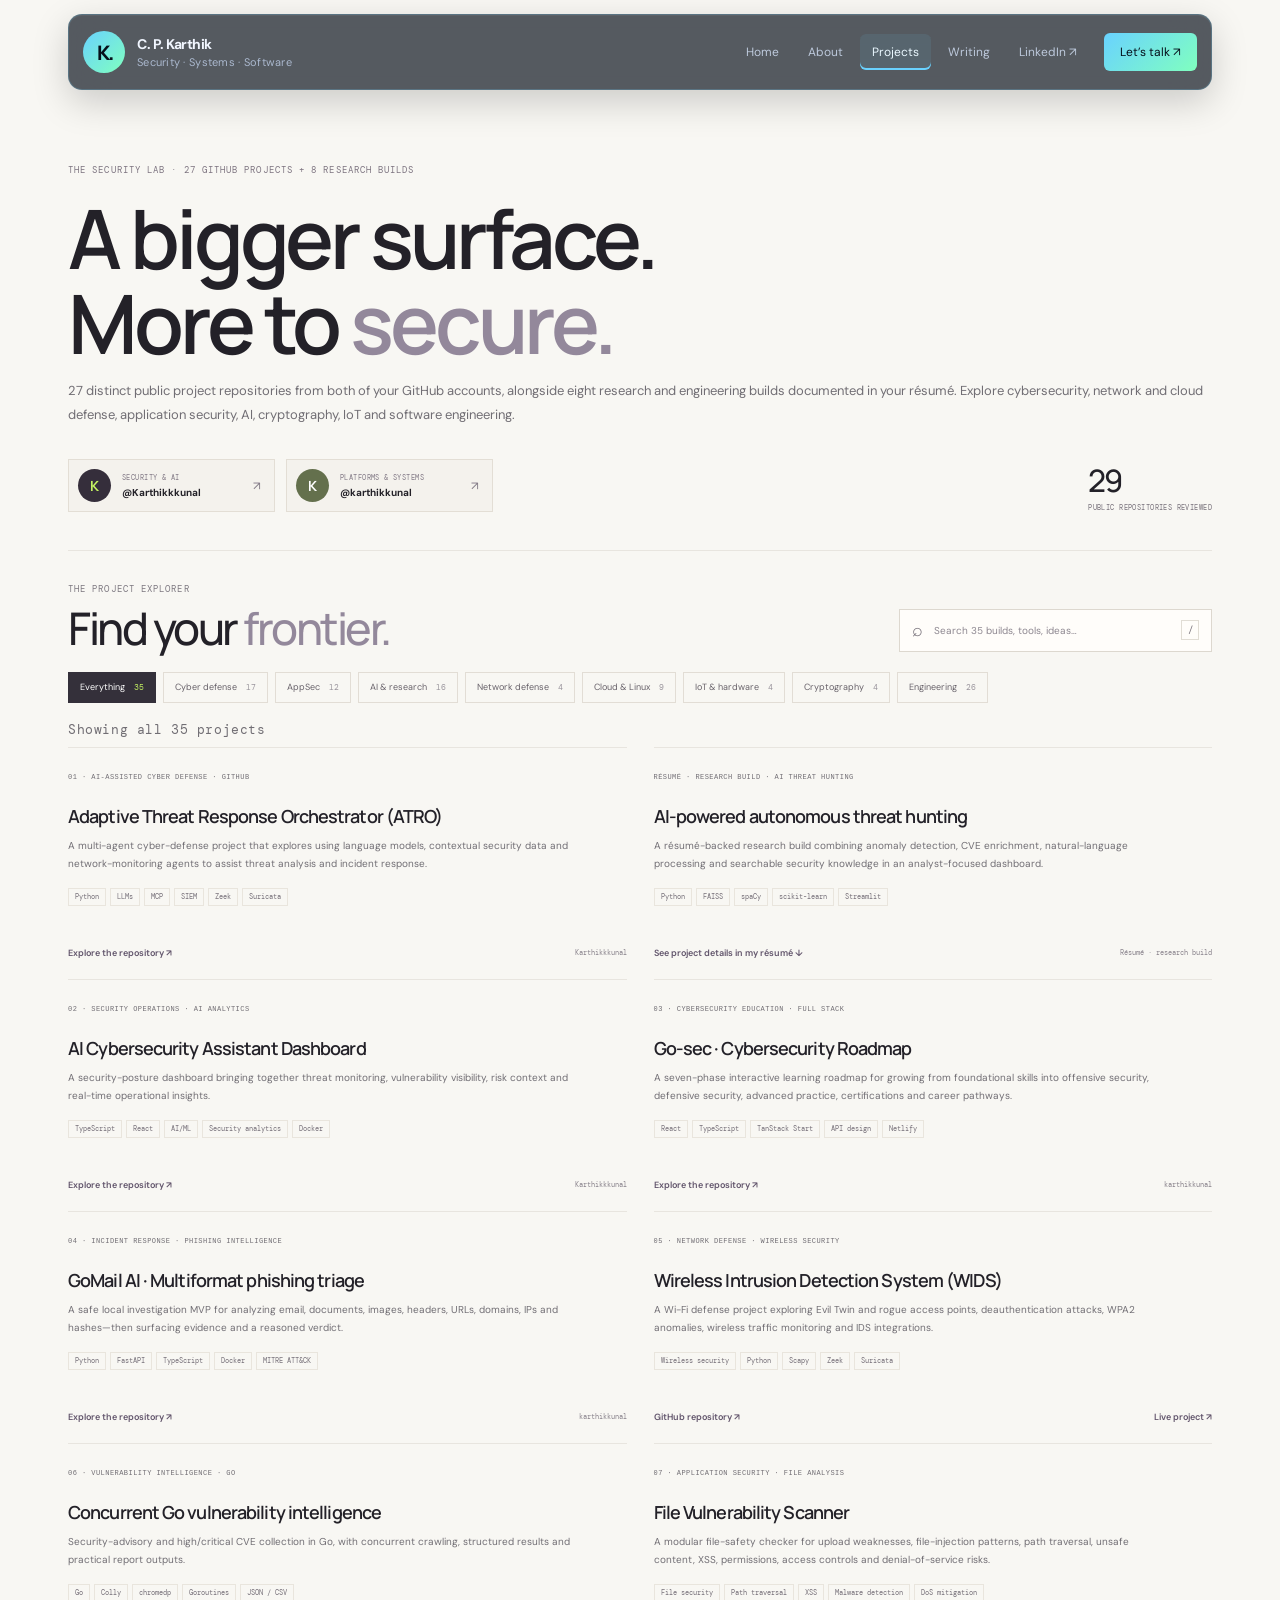
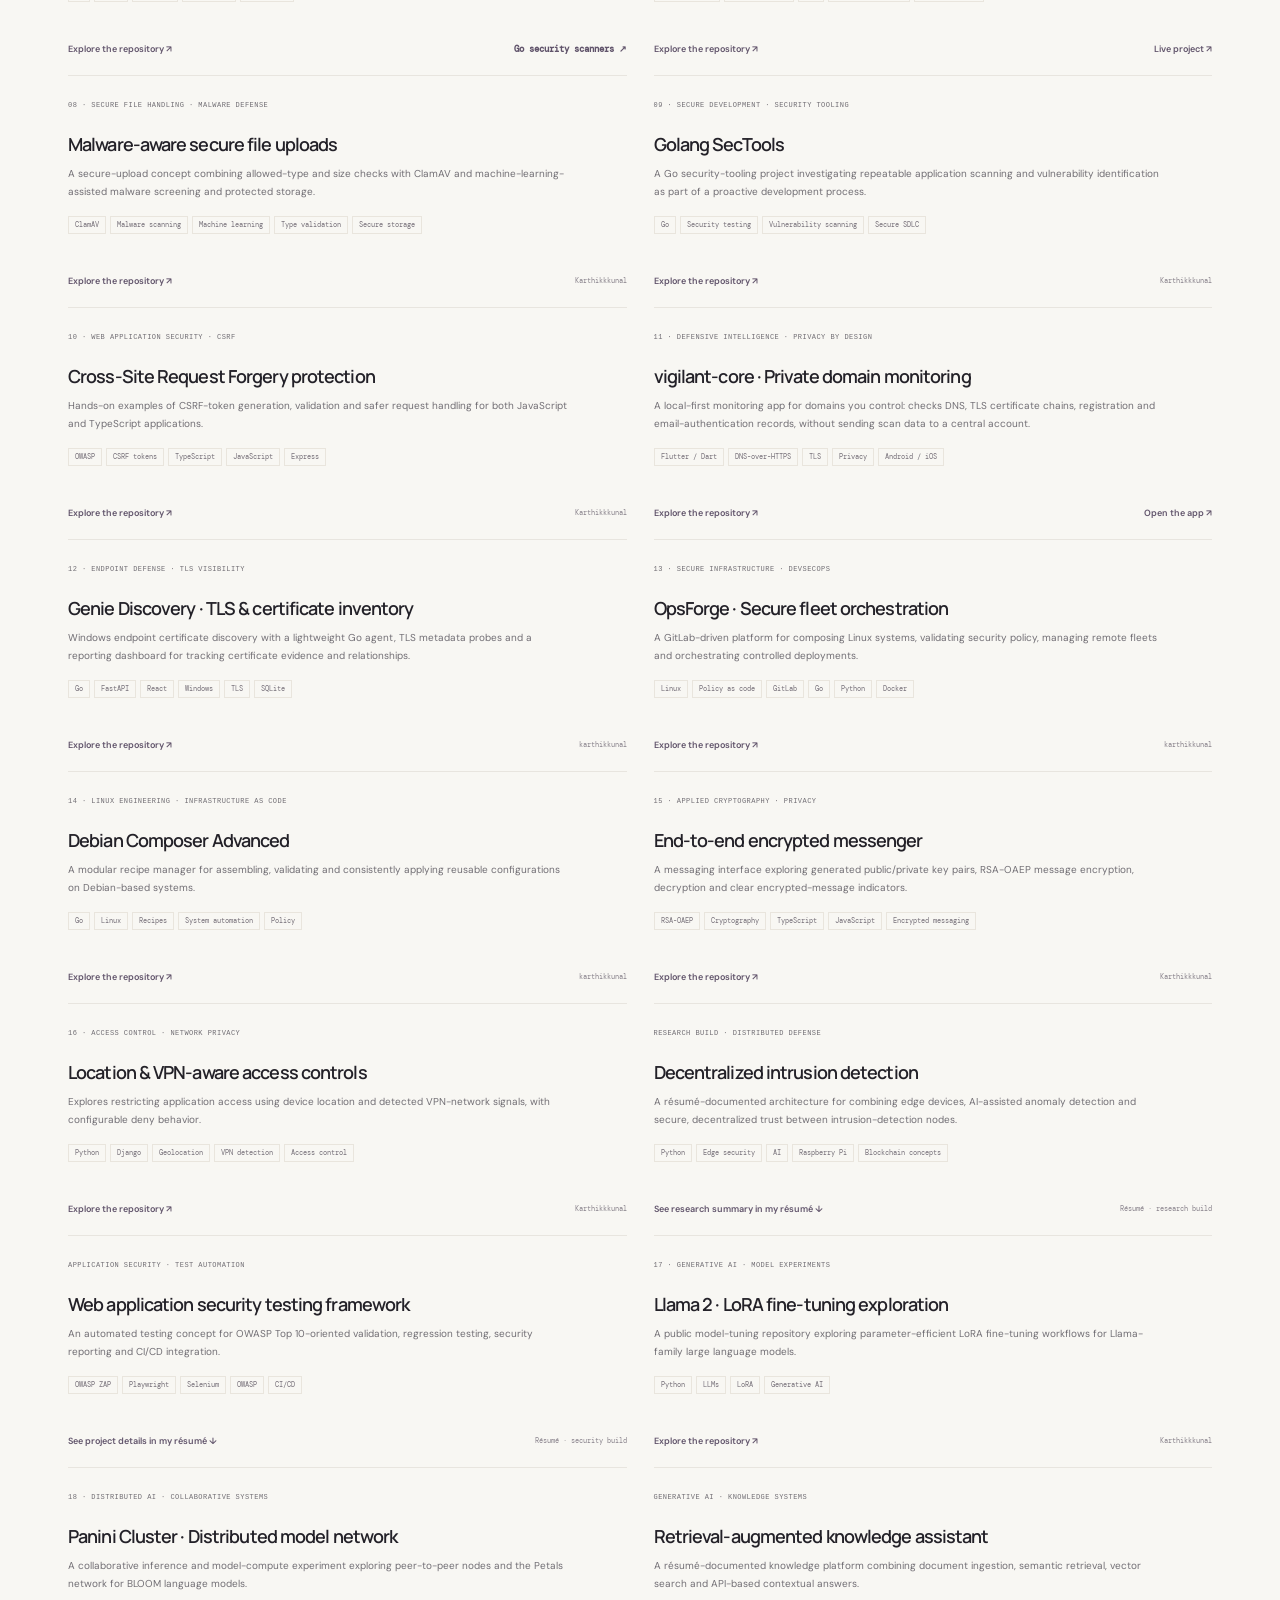
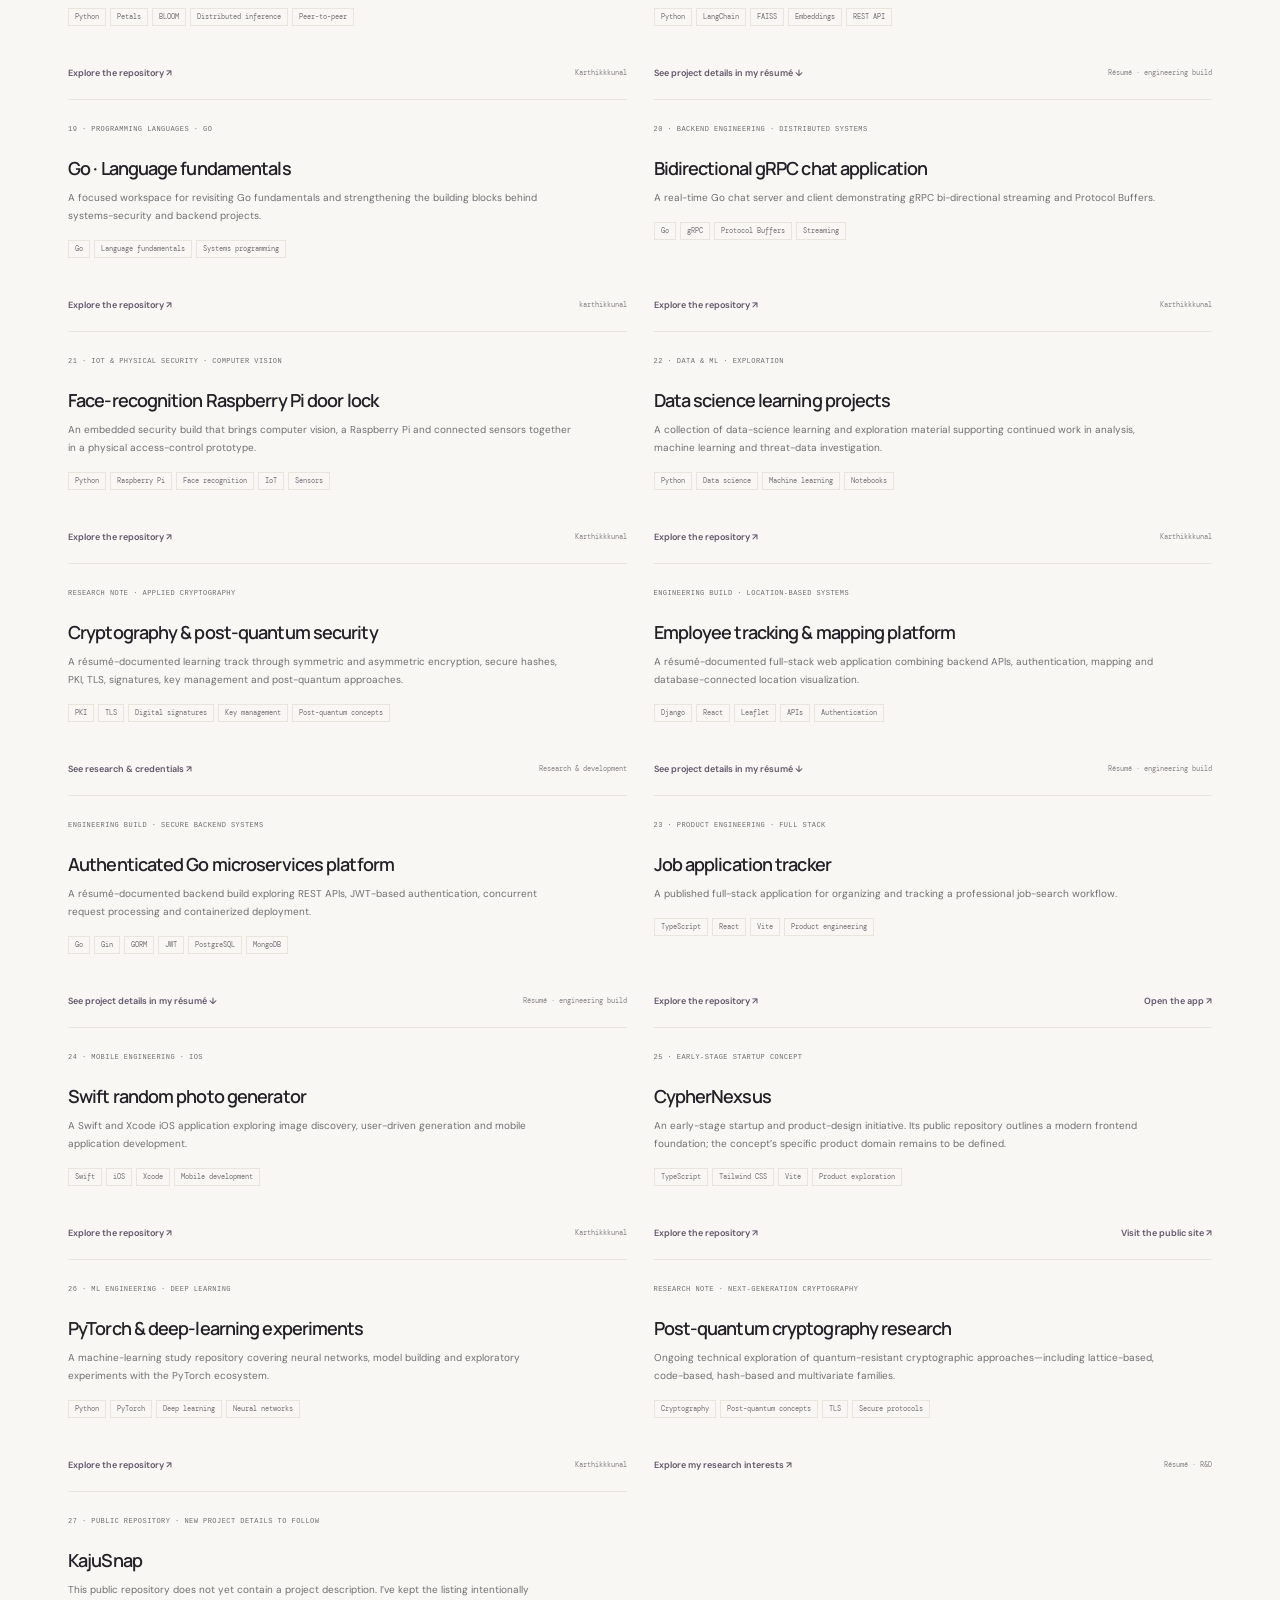
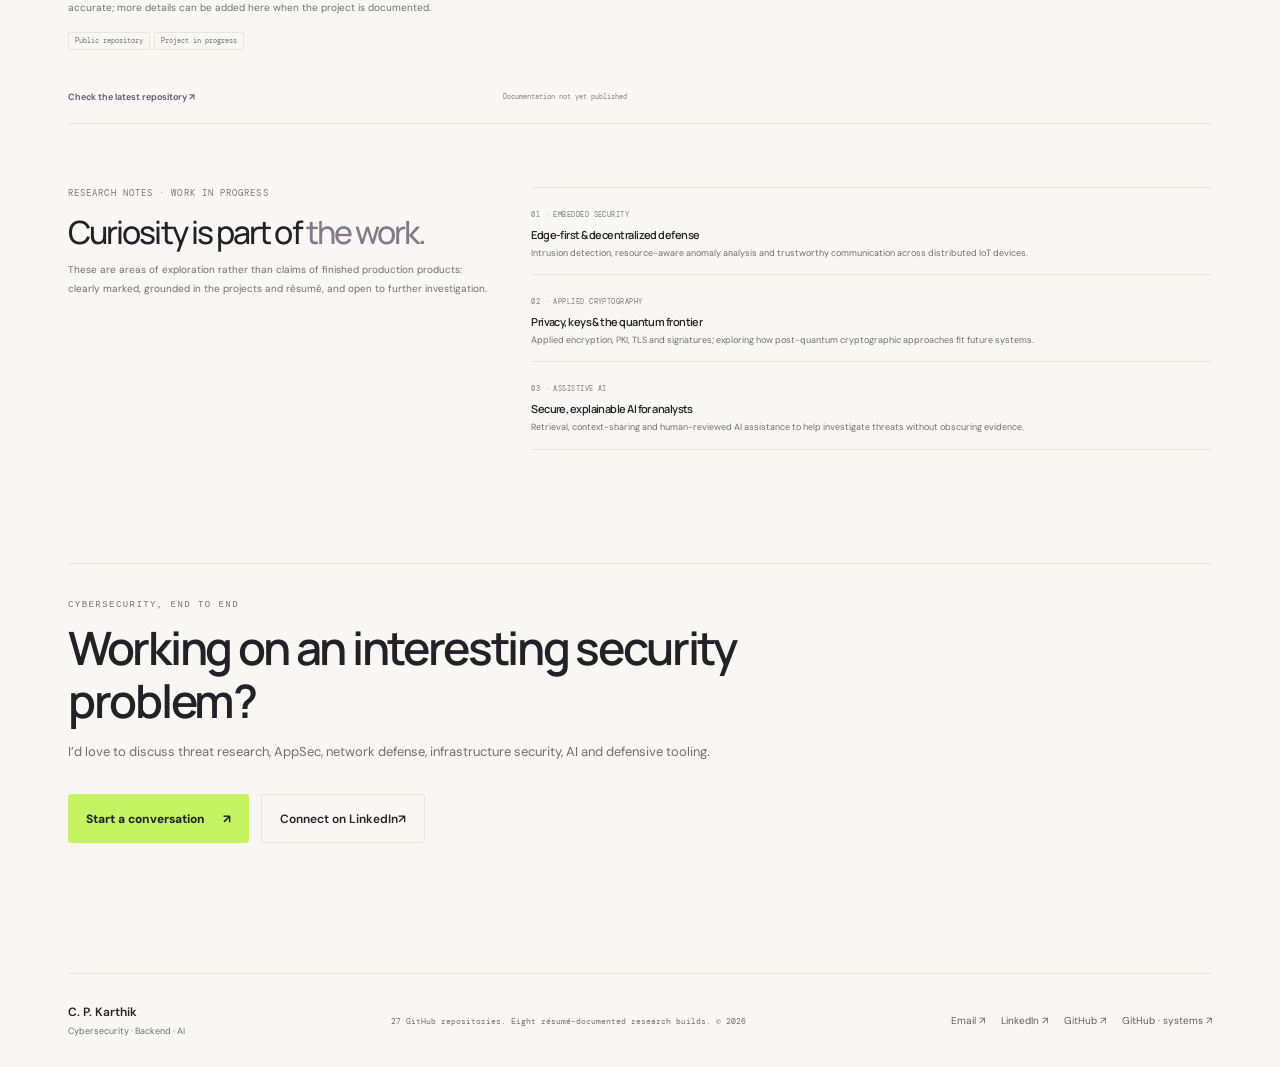
<file: pages/projects.html>
<!doctype html>
<html lang="en">
<head>
  <meta charset="utf-8" />
  <meta name="viewport" content="width=device-width, initial-scale=1" />
  <meta name="description" content="A searchable, interactive catalogue of C. P. Karthik's public GitHub projects in cybersecurity, application security, IoT, AI, cryptography, cloud and software engineering." />
  <meta name="author" content="C. P. Karthik" />
  <meta name="theme-color" content="#f8f7f3" />
  <meta property="og:title" content="Cybersecurity Projects, Research &amp; Builds | C. P. Karthik" />
  <meta property="og:description" content="Explore security research, AppSec, AI, networking, infrastructure, embedded systems and engineering projects from both of Karthik's GitHub accounts." />
  <meta property="og:type" content="website" />
  <title>Cybersecurity Projects &amp; Research — C. P. Karthik</title>
  <link rel="preconnect" href="https://fonts.googleapis.com" />
  <link rel="preconnect" href="https://fonts.gstatic.com" crossorigin />
  <link href="https://fonts.googleapis.com/css2?family=DM+Mono:wght@400;500&family=DM+Sans:wght@400;500;600;700;800&family=Manrope:wght@400;500;600;700;800&display=swap" rel="stylesheet" />
  <link rel="stylesheet" href="../assets/styles.css" />
  <link rel="stylesheet" href="../assets/portfolio.css" />
</head>
<body>
  <a class="skip-link" href="#main">Skip to content</a>
  <header class="site-header">
    <a class="identity" href="../index.html" aria-label="C. P. Karthik, home"><span class="identity-mark">K.</span><span class="identity-copy"><strong>C. P. Karthik</strong><small>Security · Systems · Software</small></span></a>
    <button class="menu-btn" id="menuBtn" aria-expanded="false" aria-controls="navLinks" aria-label="Open navigation">Menu <span aria-hidden="true">+</span></button>
    <nav class="nav-links" id="navLinks" aria-label="Main navigation"><a href="../index.html">Home</a><a href="about.html">About</a><a class="active" href="projects.html" aria-current="page">Projects</a><a href="writing.html">Writing</a><a href="https://www.linkedin.com/in/c-p-karthik-9128b9252/" target="_blank" rel="noreferrer">LinkedIn ↗</a><a class="nav-contact" href="contact.html">Let’s talk <span aria-hidden="true">↗</span></a></nav>
  </header>
  <main class="subpage projects-page" id="main">
    <section class="page-title project-page-title">
      <p class="section-tag">THE SECURITY LAB · 27 GITHUB PROJECTS + 8 RESEARCH BUILDS</p>
      <h1>A bigger surface.<br />More to <span>secure.</span></h1>
      <p>27 distinct public project repositories from both of your GitHub accounts, alongside eight research and engineering builds documented in your résumé. Explore cybersecurity, network and cloud defense, application security, AI, cryptography, IoT and software engineering.</p>
      <div class="project-page-accounts">
        <a href="https://github.com/Karthikkkunal" target="_blank" rel="noreferrer"><span class="github-avatar github-avatar-first" aria-hidden="true">K</span><span><small>SECURITY &amp; AI</small><strong>@Karthikkkunal</strong></span><span class="account-arrow" aria-hidden="true">↗</span></a>
        <a href="https://github.com/karthikkunal" target="_blank" rel="noreferrer"><span class="github-avatar github-avatar-second" aria-hidden="true">K</span><span><small>PLATFORMS &amp; SYSTEMS</small><strong>@karthikkunal</strong></span><span class="account-arrow" aria-hidden="true">↗</span></a>
        <span class="repository-count"><strong>29</strong><span>PUBLIC REPOSITORIES REVIEWED</span></span>
      </div>
    </section>

    <section class="project-browser" id="project-browser" aria-label="Search and filter cybersecurity projects">
      <div class="project-browser-heading"><div><span class="section-number">THE PROJECT EXPLORER</span><h2>Find your <span>frontier.</span></h2></div><label class="project-search-wrap"><span class="search-icon" aria-hidden="true">⌕</span><span class="visually-hidden">Search 35 builds</span><input id="projectSearch" type="search" autocomplete="off" placeholder="Search 35 builds, tools, ideas…" /><span class="search-key" aria-hidden="true">/</span></label></div>
      <div class="project-filter-list" role="group" aria-label="Filter projects by field">
        <button class="filter-chip is-active" type="button" data-project-filter="all" data-filter-label="all" aria-pressed="true">Everything <span class="filter-count">35</span></button>
        <button class="filter-chip" type="button" data-project-filter="defense" data-filter-label="cyber defense" aria-pressed="false">Cyber defense <span class="filter-count">0</span></button>
        <button class="filter-chip" type="button" data-project-filter="appsec" data-filter-label="application security" aria-pressed="false">AppSec <span class="filter-count">0</span></button>
        <button class="filter-chip" type="button" data-project-filter="ai-security" data-filter-label="AI &amp; security research" aria-pressed="false">AI &amp; research <span class="filter-count">0</span></button>
        <button class="filter-chip" type="button" data-project-filter="network-defense" data-filter-label="network defense" aria-pressed="false">Network defense <span class="filter-count">0</span></button>
        <button class="filter-chip" type="button" data-project-filter="cloud" data-filter-label="cloud &amp; infrastructure" aria-pressed="false">Cloud &amp; Linux <span class="filter-count">0</span></button>
        <button class="filter-chip" type="button" data-project-filter="iot" data-filter-label="IoT &amp; embedded security" aria-pressed="false">IoT &amp; hardware <span class="filter-count">0</span></button>
        <button class="filter-chip" type="button" data-project-filter="cryptography" data-filter-label="cryptography" aria-pressed="false">Cryptography <span class="filter-count">0</span></button>
        <button class="filter-chip" type="button" data-project-filter="engineering" data-filter-label="software engineering" aria-pressed="false">Engineering <span class="filter-count">0</span></button>
      </div>
      <p id="projectCount" class="project-count" role="status" aria-live="polite">Showing all projects</p>

      <div id="projectGrid" class="project-list project-grid" role="list">
        <article class="project-detail" id="atro" role="listitem" data-project-card data-categories="defense ai-security engineering" data-search="adaptive threat response orchestrator atro multi-agent AI LLM agents MCP SIEM cybersecurity threat intelligence">
          <p class="project-meta">01 · AI-ASSISTED CYBER DEFENSE · GITHUB</p><h2>Adaptive Threat Response Orchestrator (ATRO)</h2><p>A multi-agent cyber-defense project that explores using language models, contextual security data and network-monitoring agents to assist threat analysis and incident response.</p><div class="project-tags"><span>Python</span><span>LLMs</span><span>MCP</span><span>SIEM</span><span>Zeek</span><span>Suricata</span></div><div class="project-card-footer"><a href="https://github.com/Karthikkkunal/ATRO-LLM-MCP" target="_blank" rel="noreferrer">Explore the repository ↗</a><span class="project-source">Karthikkkunal</span></div>
        </article>
        <article class="project-detail" id="threat-hunting" role="listitem" data-project-card data-categories="defense ai-security" data-search="ai-powered autonomous threat hunting anomaly detection machine learning CVE enrichment NLP FAISS streamlit cybersecurity">
          <p class="project-meta">RÉSUMÉ · RESEARCH BUILD · AI THREAT HUNTING</p><h2>AI-powered autonomous threat hunting</h2><p>A résumé-backed research build combining anomaly detection, CVE enrichment, natural-language processing and searchable security knowledge in an analyst-focused dashboard.</p><div class="project-tags"><span>Python</span><span>FAISS</span><span>spaCy</span><span>scikit-learn</span><span>Streamlit</span></div><div class="project-card-footer"><a href="../assets/karthik-cp-karthik-resume.pdf" download>See project details in my résumé ↓</a><span class="project-source">Résumé · research build</span></div>
        </article>
        <article class="project-detail" id="ai-dashboard" role="listitem" data-project-card data-categories="defense ai-security engineering" data-search="AI-powered cybersecurity assistant dashboard security posture threats vulnerabilities incidents risk detection">
          <p class="project-meta">02 · SECURITY OPERATIONS · AI ANALYTICS</p><h2>AI Cybersecurity Assistant Dashboard</h2><p>A security-posture dashboard bringing together threat monitoring, vulnerability visibility, risk context and real-time operational insights.</p><div class="project-tags"><span>TypeScript</span><span>React</span><span>AI/ML</span><span>Security analytics</span><span>Docker</span></div><div class="project-card-footer"><a href="https://github.com/Karthikkkunal/AI-Powered-Cybersecurity-Assistant-Dashboard" target="_blank" rel="noreferrer">Explore the repository ↗</a><span class="project-source">Karthikkkunal</span></div>
        </article>
        <article class="project-detail" id="gosec" role="listitem" data-project-card data-categories="defense ai-security engineering" data-search="Go-sec cybersecurity roadmap learning education security professional offensive defensive YouTube videos">
          <p class="project-meta">03 · CYBERSECURITY EDUCATION · FULL STACK</p><h2>Go-sec · Cybersecurity Roadmap</h2><p>A seven-phase interactive learning roadmap for growing from foundational skills into offensive security, defensive security, advanced practice, certifications and career pathways.</p><div class="project-tags"><span>React</span><span>TypeScript</span><span>TanStack Start</span><span>API design</span><span>Netlify</span></div><div class="project-card-footer"><a href="https://github.com/karthikkunal/Go-sec" target="_blank" rel="noreferrer">Explore the repository ↗</a><span class="project-source">karthikkunal</span></div>
        </article>
        <article class="project-detail" id="gomail-ai" role="listitem" data-project-card data-categories="defense appsec ai-security" data-search="GoMail AI email phishing threat investigation EML PDF DOCX OCR QR URLs IPs hashes OSINT VirusTotal AbuseIPDB MITRE ATT&CK">
          <p class="project-meta">04 · INCIDENT RESPONSE · PHISHING INTELLIGENCE</p><h2>GoMail AI · Multiformat phishing triage</h2><p>A safe local investigation MVP for analyzing email, documents, images, headers, URLs, domains, IPs and hashes—then surfacing evidence and a reasoned verdict.</p><div class="project-tags"><span>Python</span><span>FastAPI</span><span>TypeScript</span><span>Docker</span><span>MITRE ATT&amp;CK</span></div><div class="project-card-footer"><a href="https://github.com/karthikkunal/gomail-ai.github.io" target="_blank" rel="noreferrer">Explore the repository ↗</a><span class="project-source">karthikkunal</span></div>
        </article>
        <article class="project-detail" id="wireless-ids" role="listitem" data-project-card data-categories="defense network-defense iot ai-security" data-search="wireless intrusion detection WIDS Evil Twin deauthentication WiFi WPA2 Scapy Wireshark Zeek Suricata">
          <p class="project-meta">05 · NETWORK DEFENSE · WIRELESS SECURITY</p><h2>Wireless Intrusion Detection System (WIDS)</h2><p>A Wi-Fi defense project exploring Evil Twin and rogue access points, deauthentication attacks, WPA2 anomalies, wireless traffic monitoring and IDS integrations.</p><div class="project-tags"><span>Wireless security</span><span>Python</span><span>Scapy</span><span>Zeek</span><span>Suricata</span></div><div class="project-card-footer"><a href="https://github.com/Karthikkkunal/Wireless-Intrusion-Detection-System-WIDS-" target="_blank" rel="noreferrer">GitHub repository ↗</a><a href="https://fabulous-dieffenbachia-9d3a55.netlify.app/" target="_blank" rel="noreferrer">Live project ↗</a></div>
        </article>
        <article class="project-detail" id="golang-vuln" role="listitem" data-project-card data-categories="defense appsec engineering" data-search="Go vulnerability web scraper scanners CVE OEM advisories Colly chromedp OSINT HTTP">
          <p class="project-meta">06 · VULNERABILITY INTELLIGENCE · GO</p><h2>Concurrent Go vulnerability intelligence</h2><p>Security-advisory and high/critical CVE collection in Go, with concurrent crawling, structured results and practical report outputs.</p><div class="project-tags"><span>Go</span><span>Colly</span><span>chromedp</span><span>Goroutines</span><span>JSON / CSV</span></div><div class="project-card-footer"><a href="https://github.com/Karthikkkunal/Vulnerability-Web-Scraper" target="_blank" rel="noreferrer">Explore the repository ↗</a><a class="project-source" href="https://github.com/Karthikkkunal/Golang-SecTools-Empowering-Cybersecurity" target="_blank" rel="noreferrer">Go security scanners ↗</a></div>
        </article>
        <article class="project-detail" id="file-vuln" role="listitem" data-project-card data-categories="appsec defense engineering" data-search="file vulnerability scanner upload file type path traversal XSS malware injection sanitization permissions privilege escalation DOS">
          <p class="project-meta">07 · APPLICATION SECURITY · FILE ANALYSIS</p><h2>File Vulnerability Scanner</h2><p>A modular file-safety checker for upload weaknesses, file-injection patterns, path traversal, unsafe content, XSS, permissions, access controls and denial-of-service risks.</p><div class="project-tags"><span>File security</span><span>Path traversal</span><span>XSS</span><span>Malware detection</span><span>DoS mitigation</span></div><div class="project-card-footer"><a href="https://github.com/Karthikkkunal/File-Vulnerability-Scanner" target="_blank" rel="noreferrer">Explore the repository ↗</a><a href="https://filescanner.netlify.app/" target="_blank" rel="noreferrer">Live project ↗</a></div>
        </article>
        <article class="project-detail" id="secure-upload" role="listitem" data-project-card data-categories="appsec defense ai-security" data-search="secure file upload malware detection ClamAV machine learning file validation encryption access control">
          <p class="project-meta">08 · SECURE FILE HANDLING · MALWARE DEFENSE</p><h2>Malware-aware secure file uploads</h2><p>A secure-upload concept combining allowed-type and size checks with ClamAV and machine-learning-assisted malware screening and protected storage.</p><div class="project-tags"><span>ClamAV</span><span>Malware scanning</span><span>Machine learning</span><span>Type validation</span><span>Secure storage</span></div><div class="project-card-footer"><a href="https://github.com/Karthikkkunal/Secure-File-Upload-System" target="_blank" rel="noreferrer">Explore the repository ↗</a><span class="project-source">Karthikkkunal</span></div>
        </article>
        <article class="project-detail" id="sectools" role="listitem" data-project-card data-categories="appsec defense engineering" data-search="Golang Go security tools application vulnerability scanner scanning developer security">
          <p class="project-meta">09 · SECURE DEVELOPMENT · SECURITY TOOLING</p><h2>Golang SecTools</h2><p>A Go security-tooling project investigating repeatable application scanning and vulnerability identification as part of a proactive development process.</p><div class="project-tags"><span>Go</span><span>Security testing</span><span>Vulnerability scanning</span><span>Secure SDLC</span></div><div class="project-card-footer"><a href="https://github.com/Karthikkkunal/Golang-SecTools-Empowering-Cybersecurity" target="_blank" rel="noreferrer">Explore the repository ↗</a><span class="project-source">Karthikkkunal</span></div>
        </article>
        <article class="project-detail" id="csrf" role="listitem" data-project-card data-categories="appsec engineering" data-search="CSRF protection cross-site request forgery token validation TypeScript JavaScript Express">
          <p class="project-meta">10 · WEB APPLICATION SECURITY · CSRF</p><h2>Cross-Site Request Forgery protection</h2><p>Hands-on examples of CSRF-token generation, validation and safer request handling for both JavaScript and TypeScript applications.</p><div class="project-tags"><span>OWASP</span><span>CSRF tokens</span><span>TypeScript</span><span>JavaScript</span><span>Express</span></div><div class="project-card-footer"><a href="https://github.com/Karthikkkunal/CSRF-Protection" target="_blank" rel="noreferrer">Explore the repository ↗</a><span class="project-source">Karthikkkunal</span></div>
        </article>
        <article class="project-detail" id="vigilant-core" role="listitem" data-project-card data-categories="defense network-defense cloud engineering" data-search="vigilant core website domain monitoring local-first network privacy TLS certificates DNS DNS-over-HTTPS website security">
          <p class="project-meta">11 · DEFENSIVE INTELLIGENCE · PRIVACY BY DESIGN</p><h2>vigilant-core · Private domain monitoring</h2><p>A local-first monitoring app for domains you control: checks DNS, TLS certificate chains, registration and email-authentication records, without sending scan data to a central account.</p><div class="project-tags"><span>Flutter / Dart</span><span>DNS-over-HTTPS</span><span>TLS</span><span>Privacy</span><span>Android / iOS</span></div><div class="project-card-footer"><a href="https://github.com/karthikkunal/vigilant-core" target="_blank" rel="noreferrer">Explore the repository ↗</a><a href="https://karthikkunal.github.io/vigilant-core/app/" target="_blank" rel="noreferrer">Open the app ↗</a></div>
        </article>
        <article class="project-detail" id="genie-discovery" role="listitem" data-project-card data-categories="defense cloud network-defense engineering" data-search="Genie Discovery TLS certificate inventory Windows agent endpoint certificates expired duplicate certificates TCP sockets process ownership FastAPI React SQLite">
          <p class="project-meta">12 · ENDPOINT DEFENSE · TLS VISIBILITY</p><h2>Genie Discovery · TLS &amp; certificate inventory</h2><p>Windows endpoint certificate discovery with a lightweight Go agent, TLS metadata probes and a reporting dashboard for tracking certificate evidence and relationships.</p><div class="project-tags"><span>Go</span><span>FastAPI</span><span>React</span><span>Windows</span><span>TLS</span><span>SQLite</span></div><div class="project-card-footer"><a href="https://github.com/karthikkunal/Genie-Discovery" target="_blank" rel="noreferrer">Explore the repository ↗</a><span class="project-source">karthikkunal</span></div>
        </article>
        <article class="project-detail" id="opsforge" role="listitem" data-project-card data-categories="cloud defense appsec engineering" data-search="OpsForge Linux composition secure policy GitLab pipelines fleet management software supply chain signed artifacts Python Go Terraform Docker Kubernetes">
          <p class="project-meta">13 · SECURE INFRASTRUCTURE · DEVSECOPS</p><h2>OpsForge · Secure fleet orchestration</h2><p>A GitLab-driven platform for composing Linux systems, validating security policy, managing remote fleets and orchestrating controlled deployments.</p><div class="project-tags"><span>Linux</span><span>Policy as code</span><span>GitLab</span><span>Go</span><span>Python</span><span>Docker</span></div><div class="project-card-footer"><a href="https://github.com/karthikkunal/opsforge" target="_blank" rel="noreferrer">Explore the repository ↗</a><span class="project-source">karthikkunal</span></div>
        </article>
        <article class="project-detail" id="debian-composer" role="listitem" data-project-card data-categories="cloud defense engineering" data-search="Debian Composer advanced linux automation system configuration reusable modular recipes security conflicts">
          <p class="project-meta">14 · LINUX ENGINEERING · INFRASTRUCTURE AS CODE</p><h2>Debian Composer Advanced</h2><p>A modular recipe manager for assembling, validating and consistently applying reusable configurations on Debian-based systems.</p><div class="project-tags"><span>Go</span><span>Linux</span><span>Recipes</span><span>System automation</span><span>Policy</span></div><div class="project-card-footer"><a href="https://github.com/karthikkunal/debian-composer-advanced" target="_blank" rel="noreferrer">Explore the repository ↗</a><span class="project-source">karthikkunal</span></div>
        </article>
        <article class="project-detail" id="secure-messenger" role="listitem" data-project-card data-categories="cryptography appsec engineering" data-search="secure messenger end-to-end encryption RSA-OAEP public private key cryptography key exchange React TypeScript">
          <p class="project-meta">15 · APPLIED CRYPTOGRAPHY · PRIVACY</p><h2>End-to-end encrypted messenger</h2><p>A messaging interface exploring generated public/private key pairs, RSA-OAEP message encryption, decryption and clear encrypted-message indicators.</p><div class="project-tags"><span>RSA-OAEP</span><span>Cryptography</span><span>TypeScript</span><span>JavaScript</span><span>Encrypted messaging</span></div><div class="project-card-footer"><a href="https://github.com/Karthikkkunal/Secure-Messenger" target="_blank" rel="noreferrer">Explore the repository ↗</a><span class="project-source">Karthikkkunal</span></div>
        </article>
        <article class="project-detail" id="location-access" role="listitem" data-project-card data-categories="appsec cloud defense" data-search="Django Forbid location access device location security geolocation VPN network restriction access control middleware">
          <p class="project-meta">16 · ACCESS CONTROL · NETWORK PRIVACY</p><h2>Location &amp; VPN-aware access controls</h2><p>Explores restricting application access using device location and detected VPN-network signals, with configurable deny behavior.</p><div class="project-tags"><span>Python</span><span>Django</span><span>Geolocation</span><span>VPN detection</span><span>Access control</span></div><div class="project-card-footer"><a href="https://github.com/Karthikkkunal/loaction-based-access" target="_blank" rel="noreferrer">Explore the repository ↗</a><span class="project-source">Karthikkkunal</span></div>
        </article>
        <article class="project-detail" id="distributed-ids" role="listitem" data-project-card data-categories="defense network-defense ai-security iot" data-search="decentralized intrusion detection system IDS distributed Raspberry Pi blockchain AI anomaly detection edge nodes trust">
          <p class="project-meta">RESEARCH BUILD · DISTRIBUTED DEFENSE</p><h2>Decentralized intrusion detection</h2><p>A résumé-documented architecture for combining edge devices, AI-assisted anomaly detection and secure, decentralized trust between intrusion-detection nodes.</p><div class="project-tags"><span>Python</span><span>Edge security</span><span>AI</span><span>Raspberry Pi</span><span>Blockchain concepts</span></div><div class="project-card-footer"><a href="../assets/karthik-cp-karthik-resume.pdf" download>See research summary in my résumé ↓</a><span class="project-source">Résumé · research build</span></div>
        </article>
        <article class="project-detail" id="webapp-security" role="listitem" data-project-card data-categories="appsec engineering" data-search="web application security automation OWASP ZAP Selenium Playwright vulnerability testing CI/CD regression">
          <p class="project-meta">APPLICATION SECURITY · TEST AUTOMATION</p><h2>Web application security testing framework</h2><p>An automated testing concept for OWASP Top 10-oriented validation, regression testing, security reporting and CI/CD integration.</p><div class="project-tags"><span>OWASP ZAP</span><span>Playwright</span><span>Selenium</span><span>OWASP</span><span>CI/CD</span></div><div class="project-card-footer"><a href="../assets/karthik-cp-karthik-resume.pdf" download>See project details in my résumé ↓</a><span class="project-source">Résumé · security build</span></div>
        </article>
        <article class="project-detail" id="llama-finetuning" role="listitem" data-project-card data-categories="ai-security engineering" data-search="Llama 2 Llama2 LoRA fine-tuning large language model fine tuning machine learning training">
          <p class="project-meta">17 · GENERATIVE AI · MODEL EXPERIMENTS</p><h2>Llama 2 · LoRA fine-tuning exploration</h2><p>A public model-tuning repository exploring parameter-efficient LoRA fine-tuning workflows for Llama-family large language models.</p><div class="project-tags"><span>Python</span><span>LLMs</span><span>LoRA</span><span>Generative AI</span></div><div class="project-card-footer"><a href="https://github.com/Karthikkkunal/Llmma2_LORA_Fine_tunning" target="_blank" rel="noreferrer">Explore the repository ↗</a><span class="project-source">Karthikkkunal</span></div>
        </article>
        <article class="project-detail" id="panini-cluster" role="listitem" data-project-card data-categories="ai-security cloud engineering" data-search="Panini cluster distributed AI BLOOM Petals collaborative distributed inference language models P2P training">
          <p class="project-meta">18 · DISTRIBUTED AI · COLLABORATIVE SYSTEMS</p><h2>Panini Cluster · Distributed model network</h2><p>A collaborative inference and model-compute experiment exploring peer-to-peer nodes and the Petals network for BLOOM language models.</p><div class="project-tags"><span>Python</span><span>Petals</span><span>BLOOM</span><span>Distributed inference</span><span>Peer-to-peer</span></div><div class="project-card-footer"><a href="https://github.com/Karthikkkunal/Panini-Cluster" target="_blank" rel="noreferrer">Explore the repository ↗</a><span class="project-source">Karthikkkunal</span></div>
        </article>
        <article class="project-detail" id="rag-assistant" role="listitem" data-project-card data-categories="ai-security engineering" data-search="RAG knowledge assistant retrieval augmented generation document ingestion semantic search embeddings LangChain FAISS REST API">
          <p class="project-meta">GENERATIVE AI · KNOWLEDGE SYSTEMS</p><h2>Retrieval-augmented knowledge assistant</h2><p>A résumé-documented knowledge platform combining document ingestion, semantic retrieval, vector search and API-based contextual answers.</p><div class="project-tags"><span>Python</span><span>LangChain</span><span>FAISS</span><span>Embeddings</span><span>REST API</span></div><div class="project-card-footer"><a href="../assets/karthik-cp-karthik-resume.pdf" download>See project details in my résumé ↓</a><span class="project-source">Résumé · engineering build</span></div>
        </article>
        <article class="project-detail" id="go-basics" role="listitem" data-project-card data-categories="engineering cloud" data-search="Golang basics Go programming language learning fundamentals">
          <p class="project-meta">19 · PROGRAMMING LANGUAGES · GO</p><h2>Go · Language fundamentals</h2><p>A focused workspace for revisiting Go fundamentals and strengthening the building blocks behind systems-security and backend projects.</p><div class="project-tags"><span>Go</span><span>Language fundamentals</span><span>Systems programming</span></div><div class="project-card-footer"><a href="https://github.com/karthikkunal/golang-basics" target="_blank" rel="noreferrer">Explore the repository ↗</a><span class="project-source">karthikkunal</span></div>
        </article>
        <article class="project-detail" id="grpc-chat" role="listitem" data-project-card data-categories="engineering cloud" data-search="gRPC chat application Go bidirectional streaming Protocol Buffers real-time distributed services">
          <p class="project-meta">20 · BACKEND ENGINEERING · DISTRIBUTED SYSTEMS</p><h2>Bidirectional gRPC chat application</h2><p>A real-time Go chat server and client demonstrating gRPC bi-directional streaming and Protocol Buffers.</p><div class="project-tags"><span>Go</span><span>gRPC</span><span>Protocol Buffers</span><span>Streaming</span></div><div class="project-card-footer"><a href="https://github.com/Karthikkkunal/gRpc-Chat-Application" target="_blank" rel="noreferrer">Explore the repository ↗</a><span class="project-source">Karthikkkunal</span></div>
        </article>
        <article class="project-detail" id="home-lock" role="listitem" data-project-card data-categories="iot ai-security defense" data-search="face recognition home door lock Raspberry Pi camera hardware IoT computer vision physical security">
          <p class="project-meta">21 · IOT &amp; PHYSICAL SECURITY · COMPUTER VISION</p><h2>Face-recognition Raspberry Pi door lock</h2><p>An embedded security build that brings computer vision, a Raspberry Pi and connected sensors together in a physical access-control prototype.</p><div class="project-tags"><span>Python</span><span>Raspberry Pi</span><span>Face recognition</span><span>IoT</span><span>Sensors</span></div><div class="project-card-footer"><a href="https://github.com/Karthikkkunal/home-lock-system" target="_blank" rel="noreferrer">Explore the repository ↗</a><span class="project-source">Karthikkkunal</span></div>
        </article>
        <article class="project-detail" id="datascience" role="listitem" data-project-card data-categories="ai-security engineering" data-search="data science machine learning data analysis Python notebooks">
          <p class="project-meta">22 · DATA &amp; ML · EXPLORATION</p><h2>Data science learning projects</h2><p>A collection of data-science learning and exploration material supporting continued work in analysis, machine learning and threat-data investigation.</p><div class="project-tags"><span>Python</span><span>Data science</span><span>Machine learning</span><span>Notebooks</span></div><div class="project-card-footer"><a href="https://github.com/Karthikkkunal/Data-science" target="_blank" rel="noreferrer">Explore the repository ↗</a><span class="project-source">Karthikkkunal</span></div>
        </article>
        <article class="project-detail research-note" id="cryptography" role="listitem" data-project-card data-categories="cryptography appsec" data-search="cryptography post quantum quantum cryptography PKI TLS encryption hashing digital signatures security research">
          <p class="project-meta">RESEARCH NOTE · APPLIED CRYPTOGRAPHY</p><h2>Cryptography &amp; post-quantum security</h2><p>A résumé-documented learning track through symmetric and asymmetric encryption, secure hashes, PKI, TLS, signatures, key management and post-quantum approaches.</p><div class="project-tags"><span>PKI</span><span>TLS</span><span>Digital signatures</span><span>Key management</span><span>Post-quantum concepts</span></div><div class="project-card-footer"><a href="../pages/about.html#research">See research &amp; credentials ↗</a><span class="project-source">Research &amp; development</span></div>
        </article>
        <article class="project-detail" id="employee-platform" role="listitem" data-project-card data-categories="engineering iot" data-search="Django React Leaflet employee tracking location web application map backend authentication">
          <p class="project-meta">ENGINEERING BUILD · LOCATION-BASED SYSTEMS</p><h2>Employee tracking &amp; mapping platform</h2><p>A résumé-documented full-stack web application combining backend APIs, authentication, mapping and database-connected location visualization.</p><div class="project-tags"><span>Django</span><span>React</span><span>Leaflet</span><span>APIs</span><span>Authentication</span></div><div class="project-card-footer"><a href="../assets/karthik-cp-karthik-resume.pdf" download>See project details in my résumé ↓</a><span class="project-source">Résumé · engineering build</span></div>
        </article>
        <article class="project-detail" id="microservices" role="listitem" data-project-card data-categories="engineering cloud appsec" data-search="Go microservices backend platform Gin GORM PostgreSQL MongoDB JWT authentication concurrent">
          <p class="project-meta">ENGINEERING BUILD · SECURE BACKEND SYSTEMS</p><h2>Authenticated Go microservices platform</h2><p>A résumé-documented backend build exploring REST APIs, JWT-based authentication, concurrent request processing and containerized deployment.</p><div class="project-tags"><span>Go</span><span>Gin</span><span>GORM</span><span>JWT</span><span>PostgreSQL</span><span>MongoDB</span></div><div class="project-card-footer"><a href="../assets/karthik-cp-karthik-resume.pdf" download>See project details in my résumé ↓</a><span class="project-source">Résumé · engineering build</span></div>
        </article>
        <article class="project-detail" id="job-tracker" role="listitem" data-project-card data-categories="engineering ai-security" data-search="job apply tracker personal workflow application React TypeScript Lovable">
          <p class="project-meta">23 · PRODUCT ENGINEERING · FULL STACK</p><h2>Job application tracker</h2><p>A published full-stack application for organizing and tracking a professional job-search workflow.</p><div class="project-tags"><span>TypeScript</span><span>React</span><span>Vite</span><span>Product engineering</span></div><div class="project-card-footer"><a href="https://github.com/Karthikkkunal/job-apply-tracker" target="_blank" rel="noreferrer">Explore the repository ↗</a><a href="https://job-apply-tracker.lovable.app/" target="_blank" rel="noreferrer">Open the app ↗</a></div>
        </article>
        <article class="project-detail" id="ios-photo" role="listitem" data-project-card data-categories="engineering" data-search="iOS Swift random photo generator photography application Xcode">
          <p class="project-meta">24 · MOBILE ENGINEERING · IOS</p><h2>Swift random photo generator</h2><p>A Swift and Xcode iOS application exploring image discovery, user-driven generation and mobile application development.</p><div class="project-tags"><span>Swift</span><span>iOS</span><span>Xcode</span><span>Mobile development</span></div><div class="project-card-footer"><a href="https://github.com/Karthikkkunal/Swift-Random-Photo-Generator" target="_blank" rel="noreferrer">Explore the repository ↗</a><span class="project-source">Karthikkkunal</span></div>
        </article>
        <article class="project-detail" id="cyphernexsus" role="listitem" data-project-card data-categories="engineering cryptography" data-search="CypherNexsus startup concept digital security TypeScript Tailwind Vite early stage">
          <p class="project-meta">25 · EARLY-STAGE STARTUP CONCEPT</p><h2>CypherNexsus</h2><p>An early-stage startup and product-design initiative. Its public repository outlines a modern frontend foundation; the concept’s specific product domain remains to be defined.</p><div class="project-tags"><span>TypeScript</span><span>Tailwind CSS</span><span>Vite</span><span>Product exploration</span></div><div class="project-card-footer"><a href="https://github.com/Karthikkkunal/cyphernexsus" target="_blank" rel="noreferrer">Explore the repository ↗</a><a href="https://cyphernexsus.netlify.app/" target="_blank" rel="noreferrer">Visit the public site ↗</a></div>
        </article>
        <article class="project-detail" id="pytorch-study" role="listitem" data-project-card data-categories="ai-security engineering" data-search="PyTorch deep learning neural networks computer vision model training machine learning education">
          <p class="project-meta">26 · ML ENGINEERING · DEEP LEARNING</p><h2>PyTorch &amp; deep-learning experiments</h2><p>A machine-learning study repository covering neural networks, model building and exploratory experiments with the PyTorch ecosystem.</p><div class="project-tags"><span>Python</span><span>PyTorch</span><span>Deep learning</span><span>Neural networks</span></div><div class="project-card-footer"><a href="https://github.com/Karthikkkunal/PyTorch" target="_blank" rel="noreferrer">Explore the repository ↗</a><span class="project-source">Karthikkkunal</span></div>
        </article>
        <article class="project-detail" id="kyber-research" role="listitem" data-project-card data-categories="cryptography ai-security" data-search="post quantum cryptography cryptographic security lattice code hash multivariate TLS key exchange signatures">
          <p class="project-meta">RESEARCH NOTE · NEXT-GENERATION CRYPTOGRAPHY</p><h2>Post-quantum cryptography research</h2><p>Ongoing technical exploration of quantum-resistant cryptographic approaches—including lattice-based, code-based, hash-based and multivariate families.</p><div class="project-tags"><span>Cryptography</span><span>Post-quantum concepts</span><span>TLS</span><span>Secure protocols</span></div><div class="project-card-footer"><a href="../pages/about.html#research">Explore my research interests ↗</a><span class="project-source">Résumé · R&amp;D</span></div>
        </article>
        <article class="project-detail" id="kajusnap" role="listitem" data-project-card data-categories="engineering" data-search="KajuSnap project repository public Karthikkkunal">
          <p class="project-meta">27 · PUBLIC REPOSITORY · NEW PROJECT DETAILS TO FOLLOW</p><h2>KajuSnap</h2><p>This public repository does not yet contain a project description. I’ve kept the listing intentionally accurate; more details can be added here when the project is documented.</p><div class="project-tags"><span>Public repository</span><span>Project in progress</span></div><div class="project-card-footer"><a href="https://github.com/Karthikkkunal/KajuSnap" target="_blank" rel="noreferrer">Check the latest repository ↗</a><span class="project-source">Documentation not yet published</span></div>
        </article>
      </div>
      <div id="emptyProjects" class="empty-projects" hidden>No projects found. Try another search term or category.</div>
    </section>

    <section class="project-research-section" id="research">
      <div class="research-head"><span class="section-number">RESEARCH NOTES · WORK IN PROGRESS</span><h2>Curiosity is part of <span>the work.</span></h2><p>These are areas of exploration rather than claims of finished production products: clearly marked, grounded in the projects and résumé, and open to further investigation.</p></div>
      <div class="research-notes-grid"><article><span>01 · EMBEDDED SECURITY</span><h3>Edge-first &amp; decentralized defense</h3><p>Intrusion detection, resource-aware anomaly analysis and trustworthy communication across distributed IoT devices.</p></article><article><span>02 · APPLIED CRYPTOGRAPHY</span><h3>Privacy, keys &amp; the quantum frontier</h3><p>Applied encryption, PKI, TLS and signatures; exploring how post-quantum cryptographic approaches fit future systems.</p></article><article><span>03 · ASSISTIVE AI</span><h3>Secure, explainable AI for analysts</h3><p>Retrieval, context-sharing and human-reviewed AI assistance to help investigate threats without obscuring evidence.</p></article></div>
    </section>
    <section class="cta-panel"><p class="section-tag">CYBERSECURITY, END TO END</p><h2>Working on an interesting security problem?</h2><p>I’d love to discuss threat research, AppSec, network defense, infrastructure security, AI and defensive tooling.</p><div class="hero-actions"><a class="btn primary" href="contact.html">Start a conversation <span aria-hidden="true">↗</span></a><a class="btn" href="https://www.linkedin.com/in/c-p-karthik-9128b9252/" target="_blank" rel="noreferrer">Connect on LinkedIn <span aria-hidden="true">↗</span></a></div></section>
  </main>
  <footer class="footer"><a class="footer-name" href="../index.html">C. P. Karthik <span>Cybersecurity · Backend · AI</span></a><span class="footer-note">27 GitHub repositories. Eight résumé-documented research builds. © <span class="current-year">2026</span></span><div class="footer-links"><a href="mailto:karthikkunal1122002@gmail.com">Email ↗</a><a href="https://www.linkedin.com/in/c-p-karthik-9128b9252/" target="_blank" rel="noreferrer">LinkedIn ↗</a><a href="https://github.com/Karthikkkunal" target="_blank" rel="noreferrer">GitHub ↗</a><a href="https://github.com/karthikkunal" target="_blank" rel="noreferrer">GitHub · systems ↗</a></div></footer>
  <script src="../assets/script.js"></script>
</body>
</html>
</file>
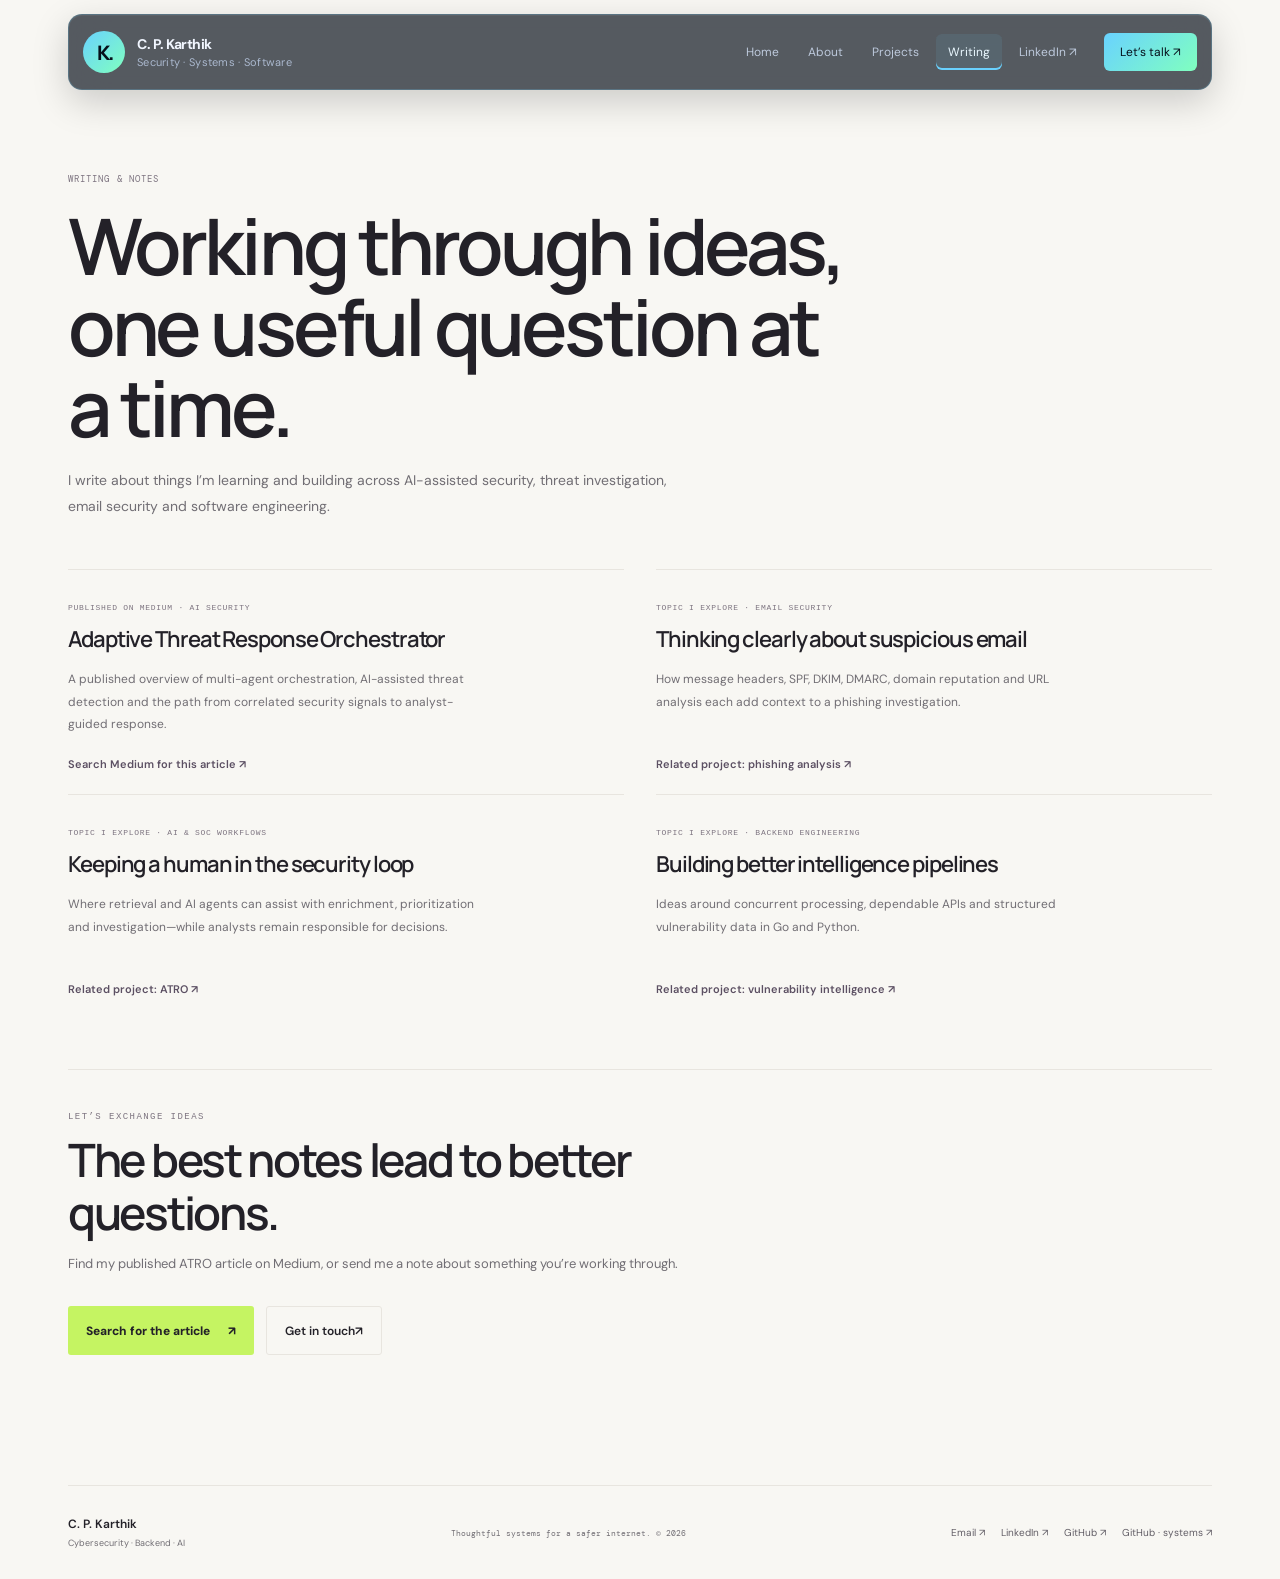
<file: pages/writing.html>
<!doctype html>
<html lang="en">
<head>
  <meta charset="utf-8" />
  <meta name="viewport" content="width=device-width, initial-scale=1" />
  <meta name="description" content="Technical writing by C. P. Karthik on AI-assisted threat response, cybersecurity, email security and secure software engineering." />
  <meta name="author" content="C. P. Karthik" />
  <meta name="theme-color" content="#f8f7f3" />
  <meta property="og:title" content="Writing &amp; Notes | C. P. Karthik" />
  <meta property="og:description" content="Ideas from the intersection of AI security, threat response and engineering." />
  <meta property="og:type" content="website" />
  <title>Writing &amp; Notes — C. P. Karthik</title>
  <link rel="preconnect" href="https://fonts.googleapis.com" />
  <link rel="preconnect" href="https://fonts.gstatic.com" crossorigin />
  <link href="https://fonts.googleapis.com/css2?family=DM+Mono:wght@400;500&family=DM+Sans:wght@400;500;600;700;800&family=Manrope:wght@400;500;600;700;800&display=swap" rel="stylesheet" />
  <link rel="stylesheet" href="../assets/styles.css" />
  <link rel="stylesheet" href="../assets/portfolio.css" />
</head>
<body>
  <a class="skip-link" href="#main">Skip to content</a>
  <header class="site-header">
    <a class="identity" href="../index.html" aria-label="C. P. Karthik, home"><span class="identity-mark">K.</span><span class="identity-copy"><strong>C. P. Karthik</strong><small>Security · Systems · Software</small></span></a>
    <button class="menu-btn" id="menuBtn" aria-expanded="false" aria-controls="navLinks" aria-label="Open navigation">Menu <span aria-hidden="true">+</span></button>
    <nav class="nav-links" id="navLinks" aria-label="Main navigation"><a href="../index.html">Home</a><a href="about.html">About</a><a href="projects.html">Projects</a><a class="active" href="writing.html" aria-current="page">Writing</a><a href="https://www.linkedin.com/in/c-p-karthik-9128b9252/" target="_blank" rel="noreferrer">LinkedIn ↗</a><a class="nav-contact" href="contact.html">Let’s talk <span aria-hidden="true">↗</span></a></nav>
  </header>
  <main class="subpage" id="main">
    <section class="page-title">
      <p class="section-tag">WRITING &amp; NOTES</p>
      <h1>Working through ideas, one useful question at a time.</h1>
      <p>I write about things I’m learning and building across AI-assisted security, threat investigation, email security and software engineering.</p>
    </section>
    <section class="writing-grid">
      <article class="writing-card">
        <span>Published on Medium · AI security</span>
        <h2>Adaptive Threat Response Orchestrator</h2>
        <p>A published overview of multi-agent orchestration, AI-assisted threat detection and the path from correlated security signals to analyst-guided response.</p>
        <a href="https://medium.com/search?q=Adaptive%20Threat%20Response%20Orchestrator" target="_blank" rel="noreferrer">Search Medium for this article ↗</a>
      </article>
      <article class="writing-card">
        <span>Topic I explore · Email security</span>
        <h2>Thinking clearly about suspicious email</h2>
        <p>How message headers, SPF, DKIM, DMARC, domain reputation and URL analysis each add context to a phishing investigation.</p>
        <a href="projects.html#gomail-ai">Related project: phishing analysis ↗</a>
      </article>
      <article class="writing-card">
        <span>Topic I explore · AI &amp; SOC workflows</span>
        <h2>Keeping a human in the security loop</h2>
        <p>Where retrieval and AI agents can assist with enrichment, prioritization and investigation—while analysts remain responsible for decisions.</p>
        <a href="projects.html#atro">Related project: ATRO ↗</a>
      </article>
      <article class="writing-card">
        <span>Topic I explore · Backend engineering</span>
        <h2>Building better intelligence pipelines</h2>
        <p>Ideas around concurrent processing, dependable APIs and structured vulnerability data in Go and Python.</p>
        <a href="projects.html#golang-vuln">Related project: vulnerability intelligence ↗</a>
      </article>
    </section>
    <section class="cta-panel"><p class="section-tag">LET’S EXCHANGE IDEAS</p><h2>The best notes lead to better questions.</h2><p>Find my published ATRO article on Medium, or send me a note about something you’re working through.</p><div class="hero-actions"><a class="btn primary" href="https://medium.com/search?q=Adaptive%20Threat%20Response%20Orchestrator" target="_blank" rel="noreferrer">Search for the article <span aria-hidden="true">↗</span></a><a class="btn" href="contact.html">Get in touch <span aria-hidden="true">↗</span></a></div></section>
  </main>
  <footer class="footer"><a class="footer-name" href="../index.html">C. P. Karthik <span>Cybersecurity · Backend · AI</span></a><span class="footer-note">Thoughtful systems for a safer internet. © <span class="current-year">2026</span></span><div class="footer-links"><a href="mailto:karthikkunal1122002@gmail.com">Email ↗</a><a href="https://www.linkedin.com/in/c-p-karthik-9128b9252/" target="_blank" rel="noreferrer">LinkedIn ↗</a><a href="https://github.com/Karthikkkunal" target="_blank" rel="noreferrer">GitHub ↗</a><a href="https://github.com/karthikkunal" target="_blank" rel="noreferrer">GitHub · systems ↗</a></div></footer>
  <script src="../assets/script.js"></script>
</body>
</html>
</file>
<file: assets/styles.css>
:root {
  --bg: #080c16;
  --panel: rgba(255,255,255,.055);
  --panel-strong: rgba(255,255,255,.09);
  --line: rgba(255,255,255,.13);
  --text: #eaf0ff;
  --muted: #99a7c2;
  --soft: #c8d3ea;
  --blue: #69d2ff;
  --green: #80ffbf;
  --violet: #a78bfa;
  --shadow: 0 30px 90px rgba(0,0,0,.38);
  --max: 1160px;
}
* { box-sizing: border-box; }
html { scroll-behavior: smooth; }
body {
  margin: 0;
  font-family: Inter, system-ui, -apple-system, BlinkMacSystemFont, "Segoe UI", sans-serif;
  background:
    radial-gradient(circle at 10% 0%, rgba(105,210,255,.18), transparent 28rem),
    radial-gradient(circle at 85% 15%, rgba(167,139,250,.14), transparent 26rem),
    radial-gradient(circle at 55% 100%, rgba(128,255,191,.10), transparent 24rem),
    var(--bg);
  color: var(--text);
  min-height: 100vh;
}
body::before {
  content: "";
  position: fixed;
  inset: 0;
  background-image:
    linear-gradient(rgba(255,255,255,.035) 1px, transparent 1px),
    linear-gradient(90deg, rgba(255,255,255,.035) 1px, transparent 1px);
  background-size: 70px 70px;
  mask-image: linear-gradient(to bottom, rgba(0,0,0,.9), transparent 75%);
  pointer-events: none;
}
.page-noise {
  position: fixed;
  inset: 0;
  opacity: .04;
  background-image: url("data:image/svg+xml,%3Csvg viewBox='0 0 256 256' xmlns='http://www.w3.org/2000/svg'%3E%3Cfilter id='n'%3E%3CfeTurbulence type='fractalNoise' baseFrequency='.7' numOctaves='3' stitchTiles='stitch'/%3E%3C/filter%3E%3Crect width='256' height='256' filter='url(%23n)' opacity='.8'/%3E%3C/svg%3E");
  pointer-events: none;
}
a { color: inherit; text-decoration: none; }
p { color: var(--muted); line-height: 1.8; }
.site-header {
  position: sticky;
  top: 0;
  z-index: 10;
  width: min(var(--max), calc(100% - 32px));
  margin: 18px auto 0;
  display: flex;
  justify-content: space-between;
  align-items: center;
  padding: 14px;
  border: 1px solid var(--line);
  background: rgba(8,12,22,.72);
  backdrop-filter: blur(18px);
  border-radius: 24px;
}
.identity { display: flex; align-items: center; gap: 12px; }
.identity-mark {
  width: 46px; height: 46px; border-radius: 16px;
  display: grid; place-items: center;
  background: linear-gradient(135deg, var(--blue), var(--violet));
  color: #03101b;
  font-weight: 900;
  letter-spacing: -1px;
}
.identity strong { display:block; }
.identity small { color: var(--muted); font-size: 12px; }
.nav-links { display:flex; align-items:center; gap: 6px; }
.nav-links a {
  padding: 10px 14px;
  border-radius: 999px;
  color: var(--soft);
  font-size: 14px;
}
.nav-links a:hover, .nav-links a.active {
  background: rgba(255,255,255,.08);
  color: white;
}
.menu-btn {
  display: none;
  background: var(--panel);
  color: var(--text);
  border: 1px solid var(--line);
  border-radius: 999px;
  padding: 10px 14px;
}
.hero, .section, .subpage {
  width: min(var(--max), calc(100% - 32px));
  margin: 0 auto;
}
.hero {
  min-height: calc(100vh - 90px);
  display:grid;
  grid-template-columns: 1.2fr .8fr;
  gap: 48px;
  align-items:center;
  padding: 80px 0 60px;
}
.kicker, .section-tag, .project-meta {
  font-family: "JetBrains Mono", monospace;
  color: var(--green);
  text-transform: uppercase;
  font-size: 12px;
  letter-spacing: .16em;
}
h1, h2, h3 { margin: 0; letter-spacing: -0.045em; }
h1 { font-size: clamp(42px, 7vw, 88px); line-height: .95; max-width: 900px; }
h2 { font-size: clamp(28px, 4vw, 54px); line-height: 1.03; }
h3 { font-size: 22px; }
.hero-text { font-size: 18px; max-width: 720px; margin: 28px 0; }
.hero-actions { display:flex; flex-wrap:wrap; gap: 12px; margin-top: 28px; }
.btn {
  display:inline-flex;
  align-items:center;
  justify-content:center;
  min-height: 48px;
  padding: 0 18px;
  border: 1px solid var(--line);
  border-radius: 999px;
  color: var(--text);
  background: rgba(255,255,255,.06);
  transition: transform .2s ease, background .2s ease, border-color .2s ease;
}
.btn:hover { transform: translateY(-3px); border-color: rgba(105,210,255,.5); }
.btn.primary {
  background: linear-gradient(135deg, var(--blue), var(--green));
  color: #06101b;
  border: none;
  font-weight: 800;
}
.btn.subtle { color: var(--muted); }
.profile-card, .content-card, .work-card, .project-detail, .writing-card, .contact-main, .recruiter-box, .cta-panel {
  border: 1px solid var(--line);
  background: linear-gradient(145deg, rgba(255,255,255,.09), rgba(255,255,255,.035));
  box-shadow: var(--shadow);
  backdrop-filter: blur(18px);
  border-radius: 32px;
}
.profile-card {
  min-height: 520px;
  padding: 28px;
  position: relative;
  overflow: hidden;
  transform-style: preserve-3d;
}
.profile-card::before {
  content:"";
  position:absolute;
  width: 240px; height: 240px;
  right:-60px; top:-50px;
  background: radial-gradient(circle, rgba(105,210,255,.45), transparent 65%);
}
.profile-orbit {
  position:absolute;
  inset: 80px 38px auto auto;
  width: 210px; height: 210px;
  border: 1px solid rgba(105,210,255,.32);
  border-radius: 50%;
  animation: spin 14s linear infinite;
}
.profile-orbit::before, .profile-orbit::after {
  content:"";
  position:absolute;
  width: 16px; height: 16px; border-radius:50%;
  background: var(--green);
  box-shadow: 0 0 30px var(--green);
}
.profile-orbit::before { left: 20px; top: 20px; }
.profile-orbit::after { right: 16px; bottom: 28px; background: var(--violet); }
@keyframes spin { to { transform: rotate(360deg); } }
.profile-top { display:flex; align-items:center; gap: 14px; position:relative; z-index:1; }
.avatar {
  width: 72px; height:72px; border-radius: 24px;
  display:grid; place-items:center;
  background: linear-gradient(135deg, var(--violet), var(--blue));
  color: #06101b;
  font-size: 32px;
  font-weight: 900;
}
.profile-top p { margin: 4px 0 0; }
.signal-list {
  list-style:none; padding:0; margin: 250px 0 0;
  display:grid; gap: 14px;
  position:relative; z-index:1;
}
.signal-list li {
  display:flex; justify-content:space-between; gap: 16px;
  padding: 16px;
  border: 1px solid var(--line);
  border-radius: 18px;
  background: rgba(0,0,0,.18);
}
.signal-list span { color: var(--muted); }
.signal-list strong { text-align:right; }
.section { padding: 72px 0; }
.split { display:grid; grid-template-columns: .8fr 1.2fr; gap: 34px; }
.intro-grid { display:grid; gap: 16px; }
.intro-grid article {
  padding: 24px;
  border: 1px solid var(--line);
  border-radius: 24px;
  background: rgba(255,255,255,.045);
}
.section-head { display:flex; justify-content:space-between; gap: 20px; align-items:end; margin-bottom: 24px; }
.section-head a { color: var(--blue); }
.featured-grid, .writing-grid {
  display:grid;
  grid-template-columns: repeat(3, 1fr);
  gap: 18px;
}
.work-card, .writing-card {
  padding: 26px;
  min-height: 250px;
  transition: transform .25s ease, border-color .25s ease;
}
.work-card:hover, .writing-card:hover, .project-detail:hover {
  transform: translateY(-6px);
  border-color: rgba(105,210,255,.45);
}
.work-card span, .writing-card span {
  font-family: "JetBrains Mono", monospace;
  color: var(--blue);
}
.work-card p, .writing-card p { margin-top: 18px; }
.proof-strip {
  display:grid;
  grid-template-columns: repeat(4, 1fr);
  gap: 16px;
}
.proof-strip div {
  padding: 22px;
  border: 1px solid var(--line);
  border-radius: 24px;
  background: rgba(255,255,255,.045);
}
.proof-strip strong { display:block; font-size: 32px; }
.proof-strip span { color: var(--muted); }
.cta-panel { padding: 44px; margin-bottom: 72px; }
.subpage { padding: 72px 0; }
.page-title { max-width: 880px; margin-bottom: 50px; }
.page-title p:last-child { font-size: 18px; }
.content-grid, .contact-layout {
  display:grid;
  grid-template-columns: 1.35fr .65fr;
  gap: 20px;
}
.content-card, .contact-main, .recruiter-box { padding: 30px; }
.clean-list, .project-detail ul, .recruiter-box ul {
  padding-left: 18px;
  color: var(--soft);
  line-height: 1.9;
}
.skill-cloud { display:flex; flex-wrap:wrap; gap: 10px; }
.skill-cloud span {
  padding: 10px 14px;
  border-radius: 999px;
  background: rgba(255,255,255,.07);
  border: 1px solid var(--line);
  color: var(--soft);
}
.timeline { display:grid; gap: 14px; }
.timeline-item {
  display:grid;
  grid-template-columns: 80px 1fr;
  gap: 20px;
  padding: 24px;
  border: 1px solid var(--line);
  border-radius: 24px;
  background: rgba(255,255,255,.045);
}
.timeline-item span {
  font-family: "JetBrains Mono", monospace;
  color: var(--green);
}
.project-list { display:grid; gap: 20px; }
.project-detail { padding: 32px; }
.project-detail h2 { margin: 12px 0; }
.project-detail a, .writing-card a { color: var(--blue); font-weight: 700; }
.writing-grid { grid-template-columns: repeat(2, 1fr); }
.contact-links { display:grid; gap: 12px; }
.contact-links a {
  padding: 18px;
  border: 1px solid var(--line);
  border-radius: 18px;
  background: rgba(255,255,255,.045);
}
.contact-links span { display:block; color: var(--muted); margin-bottom: 5px; }
.footer {
  width: min(var(--max), calc(100% - 32px));
  margin: 0 auto 24px;
  padding: 28px;
  border: 1px solid var(--line);
  border-radius: 28px;
  display:flex;
  justify-content:space-between;
  gap: 24px;
  background: rgba(255,255,255,.04);
}
.footer p { margin: 8px 0 0; max-width: 560px; }
.footer-links { display:flex; flex-wrap:wrap; gap: 12px; align-items:center; }
.footer-links a { color: var(--soft); }
.reveal { opacity: 0; transform: translateY(18px); transition: .7s ease; }
.reveal.in { opacity: 1; transform: none; }
@media (max-width: 900px) {
  .menu-btn { display:block; }
  .nav-links {
    position:absolute; top: 74px; left: 0; right: 0;
    margin: 0;
    padding: 14px;
    display:none;
    flex-direction:column;
    background: rgba(8,12,22,.96);
    border: 1px solid var(--line);
    border-radius: 22px;
  }
  .nav-links.open { display:flex; }
  .nav-links a { width:100%; }
  .hero, .split, .content-grid, .contact-layout { grid-template-columns: 1fr; }
  .hero { padding-top: 54px; }
  .profile-card { min-height: 420px; }
  .signal-list { margin-top: 180px; }
  .featured-grid, .writing-grid, .proof-strip { grid-template-columns: 1fr; }
  .section-head { align-items:flex-start; flex-direction:column; }
  .footer { flex-direction:column; }
}
@media (max-width: 560px) {
  h1 { font-size: 40px; }
  h2 { font-size: 30px; }
  .site-header { border-radius: 18px; }
  .identity small { display:none; }
  .profile-card, .content-card, .work-card, .project-detail, .writing-card, .contact-main, .recruiter-box, .cta-panel { border-radius: 22px; }
}
</file>
<file: assets/portfolio.css>
:root {
  --canvas: #f8f7f3;
  --paper: #fff;
  --ink: #232128;
  --muted-ink: #716e74;
  --line: #e8e5df;
  --accent: #c5f462;
  --aubergine: #282330;
  --lavender: #ded4ef;
  --page-width: 1144px;
}

html { scroll-behavior: smooth; scroll-padding-top: 100px; }
body {
  position: relative;
  isolation: isolate;
  background: var(--canvas);
  color: var(--ink);
  font-family: "DM Sans", "Manrope", sans-serif;
}
body::before {
  display: none;
}
.page-noise { display: none; }
::selection { background: var(--accent); color: var(--ink); }
a { color: inherit; }
.skip-link {
  position: fixed;
  z-index: 20;
  top: 12px;
  left: 12px;
  padding: 12px 16px;
  background: var(--accent);
  color: var(--ink);
  transform: translateY(-160%);
}
.skip-link:focus { transform: translateY(0); }
.site-header {
  width: min(var(--page-width), calc(100% - 64px));
  min-height: 76px;
  margin: 14px auto 0;
  position: sticky;
  top: 12px;
  padding: 10px 14px;
  border: 1px solid rgb(105 210 255 / 22%);
  border-radius: 14px;
  background: rgb(8 15 27 / 68%);
  box-shadow: 0 12px 36px rgb(0 0 0 / 18%), inset 0 1px rgb(255 255 255 / 5%);
  backdrop-filter: blur(18px) saturate(145%);
  -webkit-backdrop-filter: blur(18px) saturate(145%);
}
.identity { gap: 12px; }
.identity-mark {
  display: grid;
  width: 42px;
  height: 42px;
  place-items: center;
  border-radius: 50%;
  background: linear-gradient(135deg, #69d2ff, #80ffbf);
  color: #06101b;
  font-family: "Manrope", sans-serif;
  font-size: 20px;
  font-weight: 800;
  letter-spacing: -2px;
}
.identity-copy { display: grid; gap: 2px; }
.identity strong { color: #f1f6ff; font-size: 14px; letter-spacing: -.035em; }
.identity small { color: #aab8ce; font-size: 11px; letter-spacing: .025em; }
.nav-links { gap: 5px; }
.nav-links a {
  padding: 10px 12px;
  border-radius: 6px;
  color: #bdc9dc;
  font-size: 12px;
  transition: color .2s ease, background .2s ease;
}
.nav-links a:hover, .nav-links a.active {
  background: rgb(105 210 255 / 9%);
  color: #eaf8ff;
}
.nav-links a.active { box-shadow: inset 0 -2px #69d2ff; }
.nav-links a.nav-contact { margin-left: 10px; padding: 11px 16px; background: linear-gradient(135deg, #69d2ff, #80ffbf); color: #06101b; }
.nav-links a.nav-contact:hover, .nav-links a.nav-contact.active { background: linear-gradient(135deg, #8addff, #a0ffd0); color: #06101b; }
.menu-btn {
  border-color: rgb(105 210 255 / 28%);
  border-radius: 6px;
  background: rgb(105 210 255 / 7%);
  color: #eaf0ff;
  font-size: 12px;
}
.menu-btn span { margin-left: 8px; color: #80ffbf; }
.site-header a:focus-visible, .menu-btn:focus-visible {
  outline: 2px solid #80ffbf;
  outline-offset: 3px;
}
.home-page .hero {
  position: relative;
  isolation: isolate;
  overflow: hidden;
  display: block;
  width: 100%;
  min-height: min(710px, calc(100vh - 86px));
  margin: 0;
  padding: 0 max(32px, calc((100% - var(--page-width)) / 2));
  background: #11151e;
  color: #fff;
}
.home-page .hero::before { position: absolute; z-index: 1; inset: 0; background: linear-gradient(90deg, rgb(40 35 48 / 62%) 0%, rgb(40 35 48 / 43%) 42%, rgb(40 35 48 / 16%) 100%), linear-gradient(0deg, rgb(40 35 48 / 22%), transparent 72%); content: ""; pointer-events: none; }
.hero-inner {
  display: grid;
  width: 100%;
  max-width: var(--page-width);
  min-height: min(710px, calc(100vh - 86px));
  margin: 0 auto;
  position: relative;
  z-index: 2;
  grid-template-columns: .99fr 1.01fr;
  grid-template-rows: 1fr auto;
  align-items: center;
  gap: 24px 45px;
  padding: 58px 0 30px;
}
.hero-copy { position: relative; z-index: 2; max-width: 570px; }
.eyebrow, .section-number, .experience-date, .project-category, .project-visual,
.intro-coordinate, .toolkit-index, .art-index, .art-label, .footer-note,
.experience-row h3, .mail-field span, .mail-window-head, .mail-verdict,
.hunt-chart, .hunt-window > span, .hunt-window small, .go-terminal {
  font-family: "DM Mono", monospace;
}
.eyebrow {
  display: flex;
  align-items: center;
  gap: 10px;
  margin: 0 0 32px;
  color: rgb(255 255 255 / 70%);
  font-size: 10px;
  letter-spacing: .11em;
  text-transform: uppercase;
}
.availability-dot, .mail-window-head .mail-alert::before {
  display: inline-block;
  width: 7px;
  height: 7px;
  border-radius: 50%;
  background: var(--accent);
}
.hero h1, .section h2, .experience-section h2, .closing-section h2 {
  font-family: "Manrope", "DM Sans", sans-serif;
  font-weight: 500;
  letter-spacing: -.065em;
}
.hero h1 { max-width: 640px; font-size: clamp(43px, 5.4vw, 69px); line-height: 1.075; }
.hero h1 span { color: var(--accent); }
.hero-text { max-width: 410px; margin: 24px 0 0; color: rgb(255 255 255 / 72%); font-size: 16px; line-height: 1.85; }
.hero-actions { align-items: center; gap: 23px; margin: 30px 0 0; }
.btn {
  min-height: 49px;
  padding: 0 18px;
  border: 1px solid var(--line);
  border-radius: 3px;
  background: transparent;
  color: var(--ink);
  font-size: 12px;
  font-weight: 600;
  transition: background .2s, color .2s, border .2s, transform .2s;
}
.btn:hover { border-color: var(--ink); background: var(--ink); color: #fff; transform: translateY(-2px); }
.btn.primary { gap: 18px; border-color: var(--accent); background: var(--accent); color: var(--ink); }
.btn.primary:hover { border-color: #d9ff85; background: #d9ff85; color: var(--ink); }
.text-link { display: inline-flex; gap: 10px; align-items: center; padding: 0 0 5px; border-bottom: 1px solid currentcolor; color: var(--ink); font-size: 12px; font-weight: 600; }
.text-link span { transition: transform .2s; }
.text-link:hover span { transform: translate(3px, -2px); }
.hero-resume { border-bottom-color: rgb(255 255 255 / 38%); color: #fff; }
.hero-footnote { display: flex; align-items: center; gap: 11px; margin-top: 59px; color: rgb(255 255 255 / 55%); font-size: 10px; letter-spacing: .04em; }
.hero-footnote-divider { width: 25px; height: 1px; background: rgb(255 255 255 / 35%); }
.hero-art {
  position: relative;
  display: grid;
  width: min(100%, 508px);
  aspect-ratio: 1 / .87;
  place-self: center end;
  overflow: hidden;
  background: transparent;
  isolation: isolate;
}
.hero-art::after { position: absolute; z-index: 1; inset: 0; background: linear-gradient(140deg, rgb(18 16 22 / 9%) 5%, transparent 45%, rgb(38 31 47 / 18%)); content: ""; pointer-events: none; }
.hero-visual { position: relative; z-index: 1; display: flex; width: min(100%, 508px); flex-direction: column; justify-self: end; gap: 8px; }
.art-grid {
  position: absolute;
  z-index: 2;
  inset: 0;
  opacity: .11;
  background-image: linear-gradient(rgb(35 33 40 / 26%) 1px, transparent 1px), linear-gradient(90deg, rgb(35 33 40 / 26%) 1px, transparent 1px);
  background-size: 36px 36px;
}
.security-canvas { position: absolute; z-index: 3; inset: 0; width: 100%; height: 100%; opacity: .49; pointer-events: none; }
.hero-art > .art-ring, .hero-art > .art-orbit, .hero-art > .art-center { display: none; }
.map-credit { align-self: flex-end; color: rgb(255 255 255 / 72%); font-family: "DM Mono", monospace; font-size: 8px; letter-spacing: .08em; }
.map-credit:hover { color: var(--accent); }
.art-ring, .art-orbit { position: absolute; top: 50%; left: 50%; border-radius: 50%; transform: translate(-50%, -50%); }
.art-ring { border: 1px solid rgb(255 255 255 / 29%); }
.art-ring-one { width: 68%; aspect-ratio: 1; }
.art-ring-two { width: 46%; aspect-ratio: 1; border-color: rgb(35 33 40 / 22%); }
.art-orbit { z-index: 1; width: 73%; aspect-ratio: 1; border: 1px solid rgb(255 255 255 / 73%); transform: translate(-50%, -50%) rotate(-36deg) scaleY(.32); }
.art-orbit-two { width: 78%; transform: translate(-50%, -50%) rotate(54deg) scaleY(.32); border-color: var(--accent); }
.art-orbit-three { width: 68%; transform: translate(-50%, -50%) rotate(90deg) scaleY(.32); border-color: rgb(35 33 40 / 55%); }
.art-center {
  position: absolute;
  top: 50%;
  left: 50%;
  z-index: 2;
  display: grid;
  width: 96px;
  height: 96px;
  place-content: center;
  border-radius: 50%;
  background: var(--accent);
  color: var(--ink);
  font-family: "Manrope", sans-serif;
  font-size: 38px;
  font-weight: 700;
  letter-spacing: -.09em;
  transform: translate(-50%, -50%);
}
.art-center span { display: inline; color: #766b82; }
.art-label, .art-index { position: absolute; color: var(--ink); font-size: 8px; letter-spacing: .12em; }
.art-label-top { top: 22px; left: 23px; display: flex; align-items: center; gap: 8px; }
.art-label-top i { width: 7px; height: 7px; border-radius: 50%; background: var(--accent); }
.art-label-side { right: 19px; top: 50%; writing-mode: vertical-rl; transform: translateY(-50%); }
.art-index { bottom: 20px; left: 23px; line-height: 1.9; }
.art-corner { position: absolute; right: 22px; bottom: 22px; width: 12px; height: 12px; border-right: 1px solid var(--ink); border-bottom: 1px solid var(--ink); }
.scroll-cue { grid-column: 1 / -1; display: flex; width: fit-content; align-items: center; gap: 9px; color: rgb(255 255 255 / 61%); font-size: 10px; }
.scroll-cue > span { color: var(--accent); font-size: 15px; }
.ticker { overflow: hidden; background: var(--accent); color: var(--ink); }
.ticker-track { display: flex; width: max-content; align-items: center; gap: 29px; padding: 15px 0; animation: ticker-slide 35s linear infinite; }
.ticker-track span { font-family: "DM Mono", monospace; font-size: 9px; letter-spacing: .12em; }
.ticker-track i { font-size: 13px; font-style: normal; }
@keyframes ticker-slide { to { transform: translateX(-50%); } }
.section { width: min(var(--page-width), calc(100% - 64px)); padding: 104px 0; margin: 0 auto; }
.section-number { display: block; color: #7d7880; font-size: 9px; letter-spacing: .12em; }
.threat-monitor-section {
  display: grid;
  grid-template-columns: .72fr 1.28fr;
  align-items: center;
  gap: 42px;
  padding-top: 76px;
  padding-bottom: 76px;
}
.threat-monitor-copy h2 {
  margin: 18px 0 12px;
  color: var(--ink);
  font-size: clamp(29px, 3.6vw, 42px);
}
.threat-monitor-copy p {
  max-width: 330px;
  color: var(--muted-ink);
  font-size: 12px;
  line-height: 1.8;
}
.threat-monitor-copy a {
  display: inline-block;
  margin-top: 10px;
  color: #49687b;
  font-family: "DM Mono", monospace;
  font-size: 9px;
  letter-spacing: .06em;
}
.threat-monitor-copy a:hover { color: #087da6; }
.threat-monitor-frame {
  height: 300px;
  overflow: hidden;
  border: 1px solid rgb(105 210 255 / 25%);
  border-radius: 12px;
  background: #11151e;
  box-shadow: 0 18px 44px rgb(8 15 27 / 14%);
}
.threat-monitor-frame iframe {
  display: block;
  width: 100%;
  height: 100%;
  border: 0;
  background: #11151e;
}
.intro-label { display: flex; justify-content: space-between; align-items: center; gap: 15px; }
.intro-coordinate { color: #8d8890; font-size: 9px; letter-spacing: .08em; }
.intro-layout { display: grid; grid-template-columns: 1.05fr .8fr; align-items: start; gap: 55px; padding: 42px 0 63px; }
.intro-layout h2, .section-heading h2, .toolkit-heading h2 { font-size: clamp(40px, 5.1vw, 65px); line-height: 1.1; }
.intro-layout h2 span, .section-heading h2 span, .toolkit-heading h2 span { color: #93889b; }
.intro-copy { max-width: 423px; }
.intro-copy p { color: var(--muted-ink); font-size: 14px; line-height: 1.85; }
.intro-copy p.intro-lede { margin-top: 0; color: var(--ink); font-size: 18px; line-height: 1.6; }
.intro-copy .text-link { margin-top: 16px; }
.expertise-strip { display: grid; grid-template-columns: repeat(3, 1fr); border-top: 1px solid var(--line); border-bottom: 1px solid var(--line); }
.expertise-strip > div { min-height: 155px; padding: 21px 22px 22px 0; }
.expertise-strip > div + div { padding-left: 25px; border-left: 1px solid var(--line); }
.expertise-number { display: block; margin-bottom: 16px; color: #87818a; font-family: "DM Mono", monospace; font-size: 9px; }
.expertise-strip strong { font-size: 14px; font-weight: 600; }
.expertise-strip p { margin: 7px 0 0; color: var(--muted-ink); font-size: 11px; line-height: 1.7; }
.work-section { padding-top: 62px; padding-bottom: 108px; }
.section-heading { display: flex; justify-content: space-between; align-items: end; gap: 30px; margin-bottom: 42px; }
.section-heading h2 { margin-top: 16px; }
.section-heading > .text-link { margin-bottom: 8px; }
.projects-grid { display: grid; grid-template-columns: repeat(2, minmax(0, 1fr)); gap: 47px 22px; }
.project-card { position: relative; display: block; min-width: 0; }
.project-visual {
  position: relative;
  display: flex;
  width: 100%;
  aspect-ratio: 1.44;
  overflow: hidden;
  align-items: center;
  justify-content: center;
}
.atro-visual { background: #e4dbee; color: #292430; }
.visual-topline, .visual-caption, .hunt-tag, .hunt-index, .mail-tag, .go-tag {
  position: absolute;
  font-size: 8px;
  letter-spacing: .1em;
}
.visual-topline { top: 19px; left: 19px; right: 19px; display: flex; justify-content: space-between; font-size: 7px; }
.visual-topline span + span { color: #586e49; }
.atro-map { position: relative; display: grid; width: 72%; height: 66%; place-items: center; }
.map-core, .map-node { position: absolute; z-index: 2; display: grid; place-items: center; border-radius: 50%; }
.map-core { width: 76px; height: 76px; border: 1px solid #292430; background: #f6f4ef; font-size: 12px; font-weight: 600; }
.map-node { width: 48px; height: 48px; background: var(--accent); color: #292430; font-size: 8px; }
.map-node-a { top: 3%; left: 12%; }.map-node-b { top: 0; right: 13%; background: #c9b4e2; }
.map-node-c { right: 4%; bottom: 0; }.map-node-d { bottom: 3%; left: 10%; background: #b9a4d1; }
.map-line { position: absolute; z-index: 0; top: 50%; left: 50%; width: 40%; height: 1px; background: #63596b; transform-origin: left; }
.line-a { transform: rotate(222deg); }.line-b { transform: rotate(315deg); }.line-c { transform: rotate(46deg); }.line-d { transform: rotate(137deg); }
.visual-caption { bottom: 17px; right: 19px; font-size: 7px; }
.hunt-visual { justify-content: flex-start; background: #dbe4d6; color: #263025; }
.hunt-tag { top: 20px; left: 20px; }
.hunt-watermark { margin: 31px 0 0 22px; color: #354038; font-family: "Manrope", sans-serif; font-size: clamp(27px, 4vw, 53px); font-weight: 700; letter-spacing: -.08em; line-height: .9; }
.hunt-window { position: absolute; right: 15px; bottom: 23px; width: 44%; padding: 15px 14px; background: #f7f5ef; box-shadow: 0 12px 30px #34432b22; }
.hunt-window > span { font-size: 7px; letter-spacing: .09em; }
.hunt-chart { display: flex; height: 56px; align-items: end; justify-content: space-between; gap: 3px; padding: 12px 0 6px; border-bottom: 1px solid #d8ddd4; }
.hunt-chart i { width: 5px; height: 40%; background: #85967c; }.hunt-chart i:nth-child(3n + 1) { height: 85%; background: #d17254; }.hunt-chart i:nth-child(4n + 2) { height: 60%; }
.hunt-window small { display: block; margin-top: 10px; color: #7c807a; font-size: 5px; letter-spacing: .025em; white-space: nowrap; }
.hunt-index { right: 20px; top: 20px; color: #6e796b; }
.mail-visual { background: #e9e3d9; color: #343036; }
.mail-tag { top: 18px; left: 20px; }
.mail-window { z-index: 1; width: 75%; padding: 18px 21px 14px; background: #fffdfa; box-shadow: 0 18px 35px #362d2830; }
.mail-window-head { display: flex; justify-content: space-between; padding-bottom: 13px; border-bottom: 1px solid #efede8; font-size: 7px; letter-spacing: .08em; }
.mail-window-head .mail-alert { display: flex; align-items: center; gap: 5px; color: #a5503c; }
.mail-window-head .mail-alert::before { width: 6px; height: 6px; background: #c5775d; content: ""; }
.mail-field { display: flex; justify-content: space-between; gap: 8px; padding: 10px 0; border-bottom: 1px solid #efede8; }
.mail-field > * { font-size: 7px; letter-spacing: .01em; }
.mail-field span { color: #918c88; }.mail-field strong { font-weight: 500; }.mail-pass { color: #5d795c; }.mail-fail { color: #b45e47; }
.mail-progress { height: 2px; margin-top: 12px; background: #ebe8e3; }.mail-progress i { display: block; width: 76%; height: 100%; background: #b77a62; }
.mail-verdict { margin-top: 9px; color: #827c77; font-size: 6px; }
.mail-orbit { position: absolute; right: 6%; bottom: -41%; width: 52%; aspect-ratio: 1; border: 1px solid rgb(116 93 75 / 21%); border-radius: 50%; }
.go-visual { justify-content: flex-start; background: #f0c280; color: #303026; }
.go-tag { top: 19px; left: 19px; font-size: 7px; }
.go-stamp { position: absolute; top: 16px; right: 18px; display: grid; width: 43px; height: 43px; place-content: center; border: 1px solid rgb(48 48 38 / 55%); border-radius: 50%; font-size: 8px; font-weight: 600; line-height: .9; text-align: center; transform: rotate(9deg); }
.go-word { position: relative; z-index: 1; margin: 0 0 0 27px; font-family: "Manrope", sans-serif; font-size: clamp(28px, 3.7vw, 48px); font-weight: 700; letter-spacing: -.075em; line-height: .94; }
.go-word span { color: #745638; }
.go-terminal { position: absolute; right: 15px; bottom: 20px; display: grid; width: 48%; gap: 6px; padding: 13px 12px; background: #282a25; color: #e7e6dd; font-size: 6px; }
.go-terminal span + span { color: #c7c8ac; }.go-terminal b { color: var(--accent); font-weight: 400; }
.go-shape { position: absolute; right: 32%; width: 1px; height: 100%; background: rgb(48 48 38 / 13%); transform: rotate(35deg); }
.project-info { position: relative; padding: 18px 39px 0 0; }
.project-category { color: #7f7981; font-size: 8px; letter-spacing: .085em; }
.project-info h3 { margin: 10px 0 7px; font-family: "Manrope", sans-serif; font-size: 18px; font-weight: 600; letter-spacing: -.04em; }
.project-info p { max-width: 440px; margin: 0; color: var(--muted-ink); font-size: 12px; line-height: 1.8; }
.card-arrow { position: absolute; right: 5px; bottom: 15px; display: grid; width: 31px; height: 31px; place-items: center; border: 1px solid #d9d5cf; border-radius: 50%; font-size: 13px; transition: background .2s, color .2s, transform .2s; }
.project-card:hover .card-arrow { transform: translate(2px, -2px); border-color: var(--ink); background: var(--ink); color: white; }
.experience-section { background: var(--aubergine); color: #fff; }
.experience-inner { display: grid; width: min(var(--page-width), calc(100% - 64px)); grid-template-columns: .74fr 1.26fr; gap: 85px; margin: 0 auto; padding: 99px 0 105px; }
.experience-section .section-number { color: #b5aebc; }
.experience-section h2, .closing-section h2 { margin: 22px 0 17px; font-size: clamp(39px, 4.2vw, 53px); line-height: 1.1; }
.experience-section h2 span { color: var(--lavender); }
.experience-intro > p { max-width: 310px; margin: 0 0 25px; color: rgb(255 255 255 / 67%); font-size: 13px; line-height: 1.8; }
.light-link { border-color: rgb(255 255 255 / 44%); color: #fff; }
.experience-list { align-self: center; }
.experience-row { display: grid; grid-template-columns: 120px 1fr 18px; gap: 17px; align-items: start; padding: 22px 0; border-top: 1px solid rgb(255 255 255 / 15%); }
.experience-row:last-of-type { border-bottom: 1px solid rgb(255 255 255 / 15%); }
.experience-date { padding-top: 4px; color: #b4acb9; font-size: 8px; letter-spacing: .055em; }
.experience-row h3 { font-size: 12px; font-weight: 500; letter-spacing: 0; }
.experience-row p { margin: 8px 0 0; color: rgb(255 255 255 / 79%); font-size: 11px; }
.experience-row p span { color: rgb(255 255 255 / 52%); }
.experience-arrow { color: var(--accent); font-size: 13px; }
.recognition-row { display: flex; gap: 13px; align-items: center; margin-top: 23px; }
.recognition-mark { color: var(--accent); font-size: 19px; }
.recognition-row p { max-width: 440px; margin: 0; color: rgb(255 255 255 / 73%); font-size: 11px; line-height: 1.8; }
.recognition-row strong { color: #fff; font-weight: 600; }
.toolkit-section { display: grid; grid-template-columns: .78fr 1.22fr; gap: 57px 81px; align-items: start; }
.toolkit-heading { position: sticky; top: 118px; }
.toolkit-heading h2 { margin: 20px 0 17px; font-size: clamp(36px, 4vw, 50px); }
.toolkit-heading > p { max-width: 325px; color: var(--muted-ink); font-size: 12px; line-height: 1.8; }
.toolkit-grid { display: grid; grid-template-columns: repeat(2, 1fr); gap: 0 27px; }
.toolkit-grid > div { min-height: 173px; padding: 20px 0; border-top: 1px solid var(--line); }
.toolkit-index { color: #89848b; font-size: 8px; }
.toolkit-grid h3 { margin: 12px 0 8px; font-family: "Manrope", sans-serif; font-size: 13px; font-weight: 600; letter-spacing: -.015em; }
.toolkit-grid p { margin: 0; color: var(--muted-ink); font-size: 11px; line-height: 1.85; }
.toolkit-link { grid-column: 2; width: fit-content; margin-top: -25px; }
.closing-section {
  position: relative;
  min-height: 471px;
  overflow: hidden;
  background: var(--lavender);
  isolation: isolate;
}
.closing-content { position: relative; z-index: 2; width: min(var(--page-width), calc(100% - 64px)); margin: 0 auto; padding: 81px 0 82px; }
.closing-section .section-number { color: #71677a; }
.closing-section h2 { width: fit-content; max-width: 650px; margin: 20px 0 13px; color: var(--ink); font-size: clamp(44px, 6vw, 72px); }
.closing-section h2 span { color: #78698b; }
.closing-content > p { max-width: 410px; margin: 0; color: #5e5863; font-size: 13px; line-height: 1.8; }
.closing-actions { display: flex; align-items: center; gap: 22px; margin-top: 25px; }
.closing-btn { gap: 16px; border-color: var(--aubergine); background: var(--aubergine); color: #fff; }
.closing-btn:hover { border-color: #453d4a; background: #453d4a; color: #fff; }
.closing-link { color: var(--ink); }
.closing-orbit { position: absolute; z-index: -1; right: 9%; top: 50%; width: 370px; height: 370px; border: 1px solid rgb(71 57 80 / 20%); border-radius: 50%; transform: translateY(-50%); }
.closing-orbit::before, .closing-orbit::after { position: absolute; border: 1px solid rgb(71 57 80 / 20%); border-radius: 50%; content: ""; }
.closing-orbit::before { inset: 40px; }.closing-orbit::after { inset: 93px; }
.closing-orbit-two { right: calc(9% + 175px); width: 370px; height: 210px; border-color: #705d783c; transform: translate(50%, -50%) rotate(55deg); }
.closing-signature { position: absolute; right: max(33px, calc((100% - var(--page-width)) / 2)); bottom: 25px; color: #71677a; font-family: "DM Mono", monospace; font-size: 8px; letter-spacing: .09em; }
.footer { width: min(var(--page-width), calc(100% - 64px)); min-height: 94px; margin: 0 auto; padding: 20px 0; align-items: center; border: 0; border-top: 1px solid var(--line); border-radius: 0; background: transparent; }
.footer-name { display: grid; gap: 5px; font-size: 12px; font-weight: 600; }
.footer-name span { color: var(--muted-ink); font-size: 9px; font-weight: 400; }
.footer-note { color: var(--muted-ink); font-size: 8px; }
.footer-links { gap: 16px; }
.footer-links a { color: #625e66; font-size: 10px; }
.footer-links a:hover { color: var(--ink); }

/* Shared editorial styling for the rest of the portfolio. */
.subpage { width: min(var(--page-width), calc(100% - 64px)); padding: 81px 0 100px; }
.page-title { max-width: 790px; margin-bottom: 49px; }
.page-title .section-tag { margin: 0 0 17px; color: #7d7480; font-family: "DM Mono", monospace; font-size: 9px; letter-spacing: .12em; }
.subpage h1, .subpage h2, .subpage h3 { color: var(--ink); font-family: "Manrope", sans-serif; font-weight: 600; letter-spacing: -.05em; }
.page-title h1 { font-size: clamp(44px, 7vw, 78px); line-height: 1.04; }
.page-title p:last-child { max-width: 615px; margin-top: 20px; color: var(--muted-ink); font-size: 14px; line-height: 1.85; }
.content-grid, .contact-layout { grid-template-columns: 1.25fr .75fr; gap: 24px; }
.content-card, .contact-main, .recruiter-box, .work-card, .project-detail, .writing-card, .cta-panel, .profile-card {
  border: 0;
  border-radius: 0;
  background: transparent;
  box-shadow: none;
  backdrop-filter: none;
}
.content-card, .contact-main, .recruiter-box { padding: 28px 0; }
.content-grid > * + *, .contact-layout > * + * { padding-left: 29px; border-left: 1px solid var(--line); }
.subpage .content-card h2, .contact-main h2, .recruiter-box h2 { margin: 0 0 15px; font-size: 24px; }
.subpage p { color: var(--muted-ink); font-size: 13px; line-height: 1.85; }
.clean-list, .recruiter-box ul, .project-detail ul { padding-left: 17px; color: #615c65; font-size: 12px; line-height: 2.1; }
.skill-cloud { gap: 7px; }
.skill-cloud span { padding: 8px 11px; border: 1px solid #e5e1db; border-radius: 2px; background: transparent; color: #554f5a; font-size: 10px; }
.timeline { gap: 0; }
.timeline-item { grid-template-columns: 56px 1fr; gap: 17px; padding: 19px 0; border: 0; border-top: 1px solid var(--line); border-radius: 0; background: transparent; }
.timeline-item:last-child { border-bottom: 1px solid var(--line); }
.timeline-item > span { color: #8b828f; font-size: 9px; }
.timeline-item h3 { margin: 0; font-size: 14px; }
.timeline-item p { margin: 6px 0 0; }
.project-list { grid-template-columns: repeat(2, minmax(0, 1fr)); align-items: start; gap: 0 33px; }
.project-detail { padding: 22px 0 28px; border-top: 1px solid var(--line); }
.project-meta { color: #7d7480; font-size: 8px; letter-spacing: .09em; }
.project-detail h2 { margin: 12px 0 9px; font-size: 23px; }
.project-detail p, .project-detail li { font-size: 12px; }
.project-detail a, .writing-card a { color: #5c5063; font-size: 11px; font-weight: 600; }
.project-detail a:hover, .writing-card a:hover { color: #85749a; }
.writing-grid { grid-template-columns: repeat(2, 1fr); gap: 0 32px; }
.writing-card { position: relative; min-height: 225px; padding: 24px 0; border-top: 1px solid var(--line); }
.writing-card span { color: #7d7480; font-size: 8px; letter-spacing: .09em; text-transform: uppercase; }
.writing-card h2 { margin: 13px 0 0; font-size: 22px; }
.writing-card p { max-width: 420px; font-size: 12px; }
.writing-card a { position: absolute; bottom: 23px; }
.contact-links { gap: 0; }
.contact-links a { padding: 15px 4px; border: 0; border-top: 1px solid var(--line); border-radius: 0; background: transparent; }
.contact-links a:last-child { border-bottom: 1px solid var(--line); }
.contact-links span { color: #858089; font-family: "DM Mono", monospace; font-size: 9px; letter-spacing: .06em; text-transform: uppercase; }
.contact-links strong { color: var(--ink); font-size: 12px; font-weight: 500; }
.contact-links a:hover strong { text-decoration: underline; text-underline-offset: 4px; }
.recruiter-box .btn { display: inline-flex; margin-top: 14px; }
.cta-panel { margin: 50px 0 0; padding: 30px 0; border-top: 1px solid var(--line); }
.cta-panel .section-tag { color: #7d7480; font-size: 9px; }
.cta-panel h2 { max-width: 730px; font-size: clamp(30px, 4.4vw, 46px); line-height: 1.14; }
.cta-panel > .hero-actions { gap: 12px; }
.project-detail:hover { transform: none; border-color: var(--line); }

/* Cybersecurity disciplines, professional recognition and the interactive 4D hero. */
.hero-art { perspective: 1150px; transition: transform .2s ease-out; }
.security-canvas { position: absolute; z-index: 1; inset: 0; width: 100%; height: 100%; pointer-events: none; }
.hero-art > .security-canvas { z-index: 3; }
.art-label, .art-index, .art-corner { z-index: 2; }
.ticker-track { will-change: transform; }
.disciplines-section { padding-top: 66px; padding-bottom: 80px; }
.disciplines-section .section-heading { align-items: end; margin-bottom: 29px; }
.disciplines-section .section-heading h2 { margin-top: 15px; }
.disciplines-intro { max-width: 263px; margin: 0 0 5px; color: var(--muted-ink); font-size: 11px; line-height: 1.8; }
.discipline-grid { display: grid; grid-template-columns: repeat(4, minmax(0, 1fr)); border-top: 1px solid #dcd8d0; border-left: 1px solid #dcd8d0; }
.discipline-card { position: relative; display: flex; min-height: 213px; flex-direction: column; align-items: flex-start; padding: 18px 17px 15px; overflow: hidden; border-right: 1px solid #dcd8d0; border-bottom: 1px solid #dcd8d0; background: #f4f2ed; transition: transform .24s ease, background .24s ease, box-shadow .24s ease; }
.discipline-card:hover { z-index: 1; background: #fff; box-shadow: 0 10px 30px rgb(35 33 40 / 7%); transform: translateY(-3px); }
.discipline-index { align-self: flex-end; color: #928c94; font-family: "DM Mono", monospace; font-size: 8px; }
.discipline-icon { position: relative; display: grid; width: 34px; height: 34px; margin: -13px 0 12px; place-items: center; border: 1px solid #dad5c9; border-radius: 50%; background: #fbfaf6; }
.discipline-icon::before, .discipline-icon i, .discipline-icon > span { position: absolute; display: block; border: 1px solid #85758b; border-radius: 50%; content: ""; }
.icon-radar::before { inset: 6px; border-color: #91859a; }
.icon-radar i:first-child { inset: 11px; border-color: #c8ed6d; }
.icon-radar i:last-child { inset: 15px; border-color: #797184; }
.icon-shield::before { inset: 6px 8px; border-color: #786d83; border-radius: 45% 45% 55% 55%; }
.icon-shield i { width: 4px; height: 4px; border: 0; background: #acc75c; }
.icon-network i { width: 7px; height: 7px; background: #ded6e6; }
.icon-network i:nth-child(1) { top: 8px; left: 8px; }.icon-network i:nth-child(2) { right: 8px; bottom: 7px; background: #d5ee9a; }.icon-network i:nth-child(3) { right: 7px; top: 8px; }
.icon-network::before { left: 12px; top: 14px; width: 12px; height: 1px; border: 0; border-radius: 0; background: #958a9e; transform: rotate(36deg); }
.icon-ai { border-color: #d9daac; background: #f7f7ec; }
.icon-ai::before { inset: 4px; border-color: #a1a973; }
.icon-ai i { border: 0; color: #4a4b38; font-family: "DM Mono", monospace; font-size: 8px; font-style: normal; }
.icon-ai i::after { content: "4D"; }
.icon-cloud::before { top: 11px; left: 8px; width: 17px; height: 10px; border-color: #8e8790; border-radius: 10px; }
.icon-cloud i { top: 16px; left: 8px; width: 18px; border-width: 0 0 1px; border-color: #f4f2ed; border-radius: 0; }
.icon-iot::before { inset: 9px; border-color: #898093; }
.icon-iot i { width: 5px; height: 5px; border-color: #d1ed91; background: #d1ed91; }
.icon-iot::after { position: absolute; right: 3px; bottom: 4px; width: 8px; height: 8px; border: 1px solid #9d93a3; border-radius: 50%; content: ""; }
.icon-crypto::before { inset: 11px 6px 5px; border-color: #837991; border-radius: 5px; }
.icon-crypto i { top: 6px; left: 12px; width: 9px; height: 10px; border-radius: 8px 8px 0 0; }
.discipline-card h3 { margin: 0 0 6px; font-family: "Manrope", sans-serif; font-size: 12px; font-weight: 600; letter-spacing: -.025em; }
.discipline-card > p { margin: 0; color: var(--muted-ink); font-size: 10px; line-height: 1.7; }
.discipline-link { display: block; margin-top: auto; padding-top: 12px; color: #746b78; font-size: 9px; font-weight: 600; }
.disciplines-more { margin-top: 21px; }
.recognition-section { padding: 79px 0 0; background: #ebe8e1; }
.recognition-heading, .recognition-grid, .social-band, .research-strip { width: min(var(--page-width), calc(100% - 64px)); margin-right: auto; margin-left: auto; }
.recognition-heading h2, .research-head h2 { margin: 17px 0 26px; font-family: "Manrope", sans-serif; font-size: clamp(34px, 4vw, 49px); font-weight: 500; letter-spacing: -.06em; line-height: 1.14; }
.recognition-heading h2 > span, .research-head h2 > span { color: #857989; }
.recognition-grid { display: grid; grid-template-columns: repeat(3, minmax(0, 1fr)); }
.recognition-card { display: flex; min-height: 236px; flex-direction: column; align-items: flex-start; padding: 20px 22px 20px 0; border-top: 1px solid #d0ccc3; }
.recognition-card + .recognition-card { padding-left: 21px; border-left: 1px solid #d0ccc3; }
.recognition-symbol { display: grid; width: 30px; height: 30px; margin-bottom: 19px; place-items: center; border: 1px solid #c8c2d0; border-radius: 50%; background: #f7f5f0; color: #55495f; font-size: 15px; font-weight: 700; }
.recognition-paper .recognition-symbol { color: #7c683a; }
.recognition-network .recognition-symbol { border-color: #c6ceba; background: #eef0e5; color: #526745; font-family: "DM Sans", sans-serif; font-size: 13px; }
.recognition-label { color: #77717a; font-family: "DM Mono", monospace; font-size: 8px; letter-spacing: .075em; }
.recognition-card h3 { margin: 10px 0 6px; font-family: "Manrope", sans-serif; font-size: 17px; font-weight: 600; letter-spacing: -.045em; }
.recognition-card p { max-width: 305px; margin: 0; color: var(--muted-ink); font-size: 10px; line-height: 1.8; }
.recognition-card > a { display: inline-block; margin-top: auto; padding-top: 17px; color: #5d5263; font-size: 9px; font-weight: 600; }
.recognition-card > a:hover, .social-band a:hover small, .research-strip > a:hover { color: #685080; }
.social-band { display: grid; grid-template-columns: .78fr 1fr 1fr .96fr; gap: 14px; align-items: center; padding: 18px 0; border-top: 1px solid #d0ccc3; }
.social-band-label { color: #817b83; font-family: "DM Mono", monospace; font-size: 8px; letter-spacing: .06em; }
.social-band > a { display: grid; gap: 4px; }
.social-band > a > span { color: var(--ink); font-size: 10px; font-weight: 600; }
.social-band > a small { color: #716c73; font-size: 8px; line-height: 1.6; transition: color .2s; }
.research-strip { display: grid; grid-template-columns: 8px 1fr auto; gap: 14px; align-items: center; padding: 18px 0 21px; border-top: 1px solid #d0ccc3; }
.research-beacon { width: 7px; height: 7px; border-radius: 50%; background: #929c56; box-shadow: 0 0 0 4px rgb(146 156 86 / 12%); }
.research-strip > p { margin: 0; color: #615b63; font-size: 9px; line-height: 1.75; }
.research-strip > p strong { color: var(--ink); font-weight: 600; }
.research-strip > a { color: #5d5263; font-size: 8px; font-weight: 600; }

/* Searchable archive of public projects and résumé-documented security research. */
.projects-page { width: 100%; padding-top: 72px; }
.project-page-title, .project-browser, .project-research-section, .projects-page > .cta-panel { width: min(var(--page-width), calc(100% - 64px)); margin-right: auto; margin-left: auto; }
.project-page-title { max-width: none; margin-bottom: 38px; }
.project-page-title h1 { max-width: 780px; font-size: clamp(48px, 7.4vw, 82px); }
.project-page-title h1 span { color: #93889b; }
.project-page-accounts { display: flex; flex-wrap: wrap; align-items: center; gap: 11px; margin-top: 32px; }
.project-page-accounts > a { display: flex; min-width: 207px; align-items: center; gap: 11px; padding: 9px 13px 9px 9px; border: 1px solid #e3ded5; background: #f4f2ed; transition: background .2s, transform .2s; }
.project-page-accounts > a:hover { background: #fff; transform: translateY(-2px); }
.github-avatar { display: grid; width: 33px; height: 33px; flex: 0 0 auto; place-items: center; border-radius: 50%; background: #352e3b; color: var(--accent); font-family: "Manrope", sans-serif; font-size: 14px; font-weight: 700; }
.github-avatar-second { background: #64704d; color: #fff; }
.project-page-accounts > a > span:nth-child(2) { display: grid; gap: 4px; }
.project-page-accounts > a small { color: #827a86; font-family: "DM Mono", monospace; font-size: 7px; letter-spacing: .06em; }
.project-page-accounts > a strong { color: var(--ink); font-size: 10px; }
.account-arrow { margin-left: auto; color: #827a86; font-size: 12px; }
.repository-count { display: grid; gap: 2px; margin-left: auto; }
.repository-count > strong { font-family: "Manrope", sans-serif; font-size: 31px; font-weight: 500; letter-spacing: -.07em; }
.repository-count > span { color: #77717a; font-family: "DM Mono", monospace; font-size: 7px; letter-spacing: .06em; }
.project-browser { padding: 32px 0 0; border-top: 1px solid var(--line); }
.project-browser-heading { display: flex; justify-content: space-between; align-items: end; gap: 25px; }
.project-browser-heading h2 { margin: 10px 0 0; font-family: "Manrope", sans-serif; font-size: clamp(32px, 4vw, 45px); font-weight: 500; letter-spacing: -.055em; }
.project-browser-heading h2 > span { color: #93889b; }
.project-search-wrap { display: flex; width: min(313px, 100%); min-height: 43px; align-items: center; gap: 9px; padding: 0 12px; border: 1px solid #ddd8cf; background: #fffdfa; }
.search-icon { color: #746e77; font-size: 18px; }
.project-search-wrap input { width: 100%; min-width: 0; border: 0; outline: 0; background: transparent; color: var(--ink); font-family: "DM Sans", sans-serif; font-size: 10px; }
.project-search-wrap input::placeholder { color: #8d8790; }
.project-search-wrap:focus-within { border-color: #837593; box-shadow: 0 0 0 2px rgb(131 117 147 / 12%); }
.search-key { display: grid; width: 18px; height: 20px; flex: 0 0 auto; place-items: center; border: 1px solid #e1ddd5; color: #77717a; font-family: "DM Mono", monospace; font-size: 9px; }
.project-filter-list { display: flex; flex-wrap: wrap; gap: 7px; margin-top: 20px; }
.filter-chip { display: inline-flex; min-height: 31px; align-items: center; gap: 9px; padding: 0 11px; border: 1px solid #e2ddd5; background: transparent; color: #68626a; cursor: pointer; font-family: "DM Sans", sans-serif; font-size: 9px; transition: border .2s, background .2s, color .2s; }
.filter-chip:hover { border-color: #817588; color: var(--ink); }
.filter-chip.is-active, .filter-chip[aria-pressed="true"] { border-color: #34303a; background: #34303a; color: white; }
.filter-chip:disabled { opacity: .45; cursor: not-allowed; }
.filter-count { color: #99949c; font-family: "DM Mono", monospace; font-size: 8px; }
.filter-chip[aria-pressed="true"] .filter-count { color: var(--accent); }
.project-count { margin: 15px 0 0; color: #817b83; font-family: "DM Mono", monospace; font-size: 8px; letter-spacing: .045em; }
.project-list.project-grid { grid-template-columns: repeat(2, minmax(0, 1fr)); gap: 0 27px; margin-top: 5px; }
.project-detail[hidden] { display: none; }
.project-list.project-grid .project-detail[hidden] { display: none; }
.project-list.project-grid .project-detail { display: flex; min-width: 0; min-height: 232px; flex-direction: column; padding: 23px 0 20px; border-top: 1px solid var(--line); transition: border-color .2s; }
.project-list.project-grid .project-detail:hover { border-color: #9c94a0; }
.project-list.project-grid .project-detail h2 { font-size: 18px; line-height: 1.3; }
.project-list.project-grid .project-detail > p:not(.project-meta) { max-width: 505px; margin: 0 0 12px; font-size: 10px; line-height: 1.8; }
.project-list.project-grid .project-detail p.project-meta { margin: 0 0 9px; font-size: 7px; letter-spacing: .065em; }
.project-tags { display: flex; flex-wrap: wrap; gap: 4px; margin: 3px 0 9px; }
.project-tags > span { padding: 4px 6px; border: 1px solid #e9e5dd; color: #77717a; font-family: "DM Mono", monospace; font-size: 7px; line-height: 1.2; }
.project-card-footer { display: flex; flex-wrap: wrap; justify-content: space-between; align-items: center; gap: 6px 12px; margin-top: auto; padding-top: 9px; }
.project-card-footer a { color: #61546b; font-size: 9px; font-weight: 600; }
.project-card-footer a:hover { color: #9180a2; text-decoration: underline; text-underline-offset: 3px; }
.project-source { color: #89838c; font-family: "DM Mono", monospace; font-size: 7px; }
.empty-projects { padding: 46px 0; color: #77717a; font-size: 12px; text-align: center; }
.project-research-section { display: grid; grid-template-columns: .77fr 1.23fr; gap: 37px; padding: 63px 0; border-top: 1px solid var(--line); }
.research-head h2 { margin: 15px 0 11px; font-size: 32px; }
.research-head > p { margin: 0; color: var(--muted-ink); font-size: 10px; line-height: 1.85; }
.research-notes-grid { display: grid; grid-template-columns: 1fr; gap: 0; border-top: 1px solid var(--line); }
.research-notes-grid > article { padding: 13px 0; border-bottom: 1px solid var(--line); }
.research-notes-grid > article > span { color: #827b85; font-family: "DM Mono", monospace; font-size: 7px; letter-spacing: .065em; }
.research-notes-grid h3 { margin: 5px 0 4px; font-size: 11px; font-weight: 600; }
.research-notes-grid p { margin: 0; font-size: 9px; line-height: 1.7; }
.projects-page > .cta-panel { padding-top: 24px; }
.visually-hidden { position: absolute; width: 1px; height: 1px; padding: 0; overflow: hidden; clip: rect(0, 0, 0, 0); white-space: nowrap; border: 0; }

.hero-art { transform: rotateX(var(--pointer-rotate-x, 0deg)) rotateY(var(--pointer-rotate-y, 0deg)); transform-style: preserve-3d; }
.skills-matrix { display: grid; grid-template-columns: repeat(3, minmax(0, 1fr)); border-top: 1px solid var(--line); border-left: 1px solid var(--line); }
.skill-card { min-width: 0; min-height: 232px; padding: 18px 17px 15px; border-right: 1px solid var(--line); border-bottom: 1px solid var(--line); }
.skill-card > span { color: #807788; font-family: "DM Mono", monospace; font-size: 7px; letter-spacing: .075em; }
.subpage .skill-card h3 { margin: 12px 0 7px; font-size: 15px; line-height: 1.35; }
.subpage .skill-card p { margin: 0; color: #716b74; font-size: 9px; line-height: 1.8; }
.skill-tags { display: flex; flex-wrap: wrap; gap: 4px; margin-top: 12px; }
.skill-tags i { padding: 4px 6px; border: 1px solid #e9e5dd; color: #716b74; font-size: 7px; font-style: normal; line-height: 1.2; }
.publication-section .publication-card { padding-bottom: 20px; }
.publication-meta { color: #817989; font-family: "DM Mono", monospace; font-size: 8px; letter-spacing: .07em; }
.subpage .publication-card h2 { margin-top: 12px; }
.publication-card .text-link { display: inline-block; margin-top: 9px; color: #61546b; font-size: 10px; font-weight: 600; }
.about-network { display: grid; grid-template-columns: .9fr 1.1fr; gap: 25px; margin-top: 28px; padding: 21px 0 18px; border-top: 1px solid var(--line); border-bottom: 1px solid var(--line); }
.about-network h3 { margin: 12px 0 5px; font-size: 22px; }
.subpage .about-network p { max-width: 370px; margin: 0; font-size: 10px; }
.about-network-links { display: grid; grid-template-columns: 1fr 1fr; align-content: center; }
.about-network-links a { padding: 11px 8px; border-top: 1px solid var(--line); color: #61546b; font-size: 9px; font-weight: 600; }
.about-network-links a:hover { color: #917fa0; }
.research-about-grid { display: grid; grid-template-columns: repeat(3, minmax(0, 1fr)); }
.research-about-grid article { min-height: 163px; padding: 15px 17px 15px 0; border-top: 1px solid var(--line); }
.research-about-grid article + article { padding-left: 17px; border-left: 1px solid var(--line); }
.research-about-grid article > span { color: #807788; font-family: "DM Mono", monospace; font-size: 7px; letter-spacing: .075em; }
.research-about-grid article h3 { margin: 10px 0 6px; font-size: 14px; }
.subpage .research-about-grid article p { margin: 0; font-size: 9px; line-height: 1.75; }

@media (max-width: 900px) {
  .site-header { width: calc(100% - 40px); min-height: 71px; }
  .nav-links { top: calc(100% + 9px); left: auto; right: 0; width: 235px; gap: 3px; padding: 12px; border: 1px solid rgb(105 210 255 / 24%); border-radius: 10px; background: rgb(8 15 27 / 92%); box-shadow: 0 15px 40px rgb(0 0 0 / 30%); backdrop-filter: blur(18px) saturate(145%); -webkit-backdrop-filter: blur(18px) saturate(145%); }
  .nav-links a { width: 100%; padding: 12px; }
  .nav-links a.active { box-shadow: inset 2px 0 #69d2ff; }
  .nav-links a.nav-contact { margin: 5px 0 0; }
  .home-page .hero { min-height: 0; padding: 0 32px; }
  .hero-inner { min-height: 0; padding: 60px 0 28px; grid-template-columns: 1fr .87fr; gap: 28px; }
  .hero h1 { font-size: clamp(42px, 6vw, 59px); }
  .hero-visual { width: min(100%, 508px); justify-self: end; }
  .hero-art { width: 100%; }
  .hero-footnote { margin-top: 41px; font-size: 9px; }
  .scroll-cue { margin-top: 10px; }
  .section, .subpage { width: calc(100% - 64px); }
  .intro-layout { gap: 31px; }
  .discipline-grid { grid-template-columns: repeat(2, minmax(0, 1fr)); }
  .recognition-grid { grid-template-columns: 1fr; }
  .recognition-card, .recognition-card + .recognition-card { min-height: 175px; padding: 17px 0; border-left: 0; }
  .social-band { grid-template-columns: repeat(2, minmax(0, 1fr)); }
  .experience-inner { grid-template-columns: .8fr 1.2fr; gap: 38px; }
  .toolkit-section { gap: 42px; }
  .toolkit-heading { position: static; }
  .content-grid, .contact-layout { grid-template-columns: 1fr 1fr; }
  .content-grid > * + *, .contact-layout > * + * { padding-left: 22px; }
  .skills-matrix { grid-template-columns: repeat(2, minmax(0, 1fr)); }
  .skill-card { min-height: 219px; }
  .research-about-grid { grid-template-columns: 1fr; }
  .research-about-grid article, .research-about-grid article + article { min-height: 0; padding: 13px 0; border-left: 0; }
}

@media (max-width: 650px) {
  .site-header { width: calc(100% - 36px); min-height: 68px; padding: 9px 11px; }
  .identity-mark { width: 37px; height: 37px; }
  .identity { gap: 10px; }
  .identity strong { font-size: 12px; }
  .identity small { display: block; font-size: 9px; }
  .menu-btn { padding: 9px 11px; }
  .home-page .hero { padding: 0 21px; }
  .hero-inner { padding: 49px 0 23px; grid-template-columns: 1fr; gap: 31px; }
  .hero-copy { max-width: 100%; }
  .eyebrow { margin-bottom: 22px; font-size: 8px; letter-spacing: .075em; }
  .hero h1 { font-size: clamp(41px, 10vw, 56px); }
  .hero-text { max-width: 420px; margin-top: 16px; font-size: 14px; }
  .hero-actions { gap: 15px; margin-top: 22px; }
  .btn { min-height: 45px; padding: 0 13px; font-size: 11px; }
  .hero-resume { font-size: 10px; }
  .hero-footnote { margin-top: 28px; font-size: 8px; }
  .hero-visual { width: min(100%, 430px); justify-self: center; }
  .hero-art { width: 100%; justify-self: center; aspect-ratio: 1.3; }
  .art-center { width: 68px; height: 68px; font-size: 28px; }
  .art-orbit-one { width: 68%; }
  .art-label-top { top: 14px; left: 14px; }
  .art-label-side { right: 12px; }
  .art-index { bottom: 12px; left: 14px; }
  .scroll-cue { margin-top: 0; font-size: 9px; }
  .ticker-track { gap: 20px; padding: 12px 0; }
  .ticker-track span { font-size: 8px; }
  .section, .subpage { width: calc(100% - 42px); padding: 73px 0; }
  .threat-monitor-section { grid-template-columns: 1fr; gap: 22px; padding-top: 60px; padding-bottom: 60px; }
  .threat-monitor-copy h2 { margin-top: 12px; }
  .threat-monitor-frame { height: 270px; }
  .intro-label { align-items: flex-start; }
  .section-number, .intro-coordinate { font-size: 8px; }
  .intro-coordinate { text-align: right; }
  .intro-layout { grid-template-columns: 1fr; gap: 16px; padding: 28px 0 36px; }
  .intro-layout h2, .section-heading h2, .toolkit-heading h2 { font-size: clamp(39px, 10vw, 53px); }
  .intro-copy p.intro-lede { font-size: 16px; }
  .intro-copy p { font-size: 12px; }
  .expertise-strip > div { min-height: 129px; padding: 15px 9px 15px 0; }
  .expertise-strip > div + div { padding-left: 11px; }
  .expertise-number { margin-bottom: 11px; font-size: 8px; }
  .expertise-strip strong { font-size: 12px; }
  .expertise-strip p { font-size: 9px; }
  .work-section { padding-top: 46px; padding-bottom: 76px; }
  .section-heading { align-items: start; flex-direction: column; gap: 17px; margin-bottom: 27px; }
  .section-heading h2 { margin-top: 13px; }
  .projects-grid { grid-template-columns: 1fr; gap: 32px; }
  .project-visual { aspect-ratio: 1.3; }
  .hunt-watermark { font-size: clamp(35px, 10vw, 52px); }
  .go-word { font-size: clamp(39px, 10vw, 48px); }
  .project-info { padding-top: 13px; }
  .project-info h3 { font-size: 16px; }
  .project-info p { font-size: 11px; }
  .experience-inner { width: calc(100% - 42px); grid-template-columns: 1fr; gap: 24px; padding: 70px 0 73px; }
  .experience-section h2 { margin: 17px 0 11px; font-size: 42px; }
  .experience-intro > p { max-width: 390px; font-size: 12px; }
  .experience-row { grid-template-columns: 94px 1fr 13px; gap: 10px; padding: 18px 0; }
  .experience-date { font-size: 7px; }
  .experience-row h3 { font-size: 10px; }
  .experience-row p { font-size: 9px; }
  .recognition-row p { font-size: 10px; }
  .toolkit-section { grid-template-columns: 1fr; gap: 17px; }
  .toolkit-heading h2 { margin-top: 15px; }
  .toolkit-heading > p { max-width: 410px; font-size: 11px; }
  .toolkit-grid { gap: 0 18px; }
  .toolkit-grid > div { min-height: 163px; }
  .toolkit-grid h3 { font-size: 12px; }
  .toolkit-grid p { font-size: 10px; }
  .toolkit-link { grid-column: 1; margin-top: 0; }
  .closing-section { min-height: 390px; }
  .closing-content { width: calc(100% - 42px); padding: 63px 0 74px; }
  .closing-section h2 { font-size: clamp(42px, 10vw, 57px); }
  .closing-content > p { max-width: 350px; font-size: 11px; }
  .closing-actions { align-items: flex-start; flex-direction: column; gap: 18px; margin-top: 21px; }
  .closing-orbit { right: -200px; width: 320px; height: 320px; opacity: .65; }
  .closing-orbit-two { right: -40px; width: 300px; height: 180px; }
  .closing-signature { right: 21px; bottom: 18px; font-size: 7px; }
  .footer { width: calc(100% - 42px); min-height: 0; flex-wrap: wrap; gap: 14px; padding: 19px 0; }
  .footer-note { order: 2; flex-basis: 100%; font-size: 8px; }
  .footer-links { gap: 12px; }
  .footer-links a { font-size: 9px; }
  .subpage { padding-top: 62px; }
  .page-title { margin-bottom: 33px; }
  .page-title h1 { font-size: clamp(42px, 11vw, 61px); }
  .page-title p:last-child { margin-top: 16px; font-size: 12px; }
  .project-list, .writing-grid, .content-grid, .contact-layout { grid-template-columns: 1fr; }
  .project-list { gap: 0; }
  .project-detail { padding: 19px 0 22px; }
  .project-detail h2 { font-size: 20px; }
  .content-card, .contact-main, .recruiter-box { padding: 19px 0; }
  .content-grid > * + *, .contact-layout > * + * { padding-left: 0; border-top: 1px solid var(--line); border-left: 0; }
  .skills-matrix { grid-template-columns: 1fr; }
  .skill-card { min-height: 0; padding: 16px 11px; }
  .subpage .skill-card h3 { font-size: 14px; }
  .subpage .skill-card p { font-size: 9px; }
  .about-network { grid-template-columns: 1fr; gap: 13px; }
  .about-network-links { grid-template-columns: 1fr; }
  .about-network-links a { padding-left: 0; }
  .subpage .content-card h2, .contact-main h2, .recruiter-box h2 { font-size: 22px; }
  .timeline-item { grid-template-columns: 38px 1fr; gap: 12px; }
  .writing-card { min-height: 210px; padding-top: 19px; }
  .writing-card h2 { font-size: 20px; }
  .cta-panel { margin-top: 26px; padding-top: 23px; }
  .cta-panel h2 { font-size: 34px; }
  .disciplines-section .section-heading { align-items: flex-start; }
  .disciplines-intro { max-width: 350px; margin-top: -2px; }
  .discipline-grid { grid-template-columns: repeat(2, minmax(0, 1fr)); }
  .discipline-card { min-height: 199px; padding: 14px 11px; }
  .discipline-card h3 { font-size: 11px; line-height: 1.45; }
  .discipline-card > p { font-size: 9px; }
  .discipline-link { font-size: 8px; }
  .recognition-section { padding-top: 55px; }
  .recognition-heading, .recognition-grid, .social-band, .research-strip { width: calc(100% - 42px); }
  .recognition-heading h2 { font-size: 37px; }
  .recognition-card, .recognition-card + .recognition-card { min-height: 173px; padding: 16px 0; }
  .recognition-card p { font-size: 10px; }
  .social-band { grid-template-columns: repeat(2, minmax(0, 1fr)); gap: 16px 12px; }
  .social-band-label { grid-column: 1 / -1; }
  .social-band > a small { font-size: 7px; }
  .research-strip { grid-template-columns: 8px 1fr; gap: 10px; }
  .research-strip > p { font-size: 8px; }
  .research-strip > a { grid-column: 2; font-size: 8px; }
  .projects-page { width: 100%; padding: 47px 0 69px; }
  .project-page-title, .project-browser, .project-research-section, .projects-page > .cta-panel { width: calc(100% - 42px); }
  .project-page-title { margin-bottom: 27px; }
  .project-page-title h1 { font-size: clamp(42px, 11vw, 60px); }
  .project-page-title > p:last-of-type { font-size: 11px; }
  .project-page-accounts { display: grid; grid-template-columns: 1fr 1fr; gap: 7px; margin-top: 22px; }
  .project-page-accounts > a { min-width: 0; gap: 7px; padding: 8px 7px; }
  .github-avatar { width: 27px; height: 27px; font-size: 11px; }
  .project-page-accounts > a small { font-size: 6px; }
  .project-page-accounts > a strong { font-size: 8px; }
  .repository-count { grid-column: 1 / -1; grid-template-columns: auto 1fr; align-items: center; gap: 9px; margin: 6px 0 0; }
  .repository-count > strong { font-size: 26px; }
  .repository-count > span { font-size: 7px; }
  .project-browser { padding-top: 22px; }
  .project-browser-heading { align-items: stretch; flex-direction: column; gap: 16px; }
  .project-browser-heading h2 { font-size: 33px; }
  .project-search-wrap { width: 100%; }
  .project-filter-list { gap: 5px; margin-top: 14px; }
  .filter-chip { min-height: 29px; gap: 6px; padding: 0 8px; font-size: 8px; }
  .project-list.project-grid { grid-template-columns: 1fr; gap: 0; }
  .project-list.project-grid .project-detail { min-height: 0; padding: 18px 0; }
  .project-list.project-grid .project-detail h2 { font-size: 17px; }
  .project-list.project-grid .project-detail > p:not(.project-meta) { font-size: 10px; }
  .project-tags > span { font-size: 7px; }
  .project-card-footer a { font-size: 8px; }
  .project-research-section { grid-template-columns: 1fr; gap: 19px; padding: 40px 0; }
  .research-head h2 { font-size: 30px; }
}

@media (prefers-reduced-motion: reduce) {
  html { scroll-behavior: auto; }
  *, *::before, *::after { scroll-behavior: auto !important; animation-duration: .01ms !important; animation-iteration-count: 1 !important; transition-duration: .01ms !important; }
  .reveal { opacity: 1; transform: none; }
}
</file>
